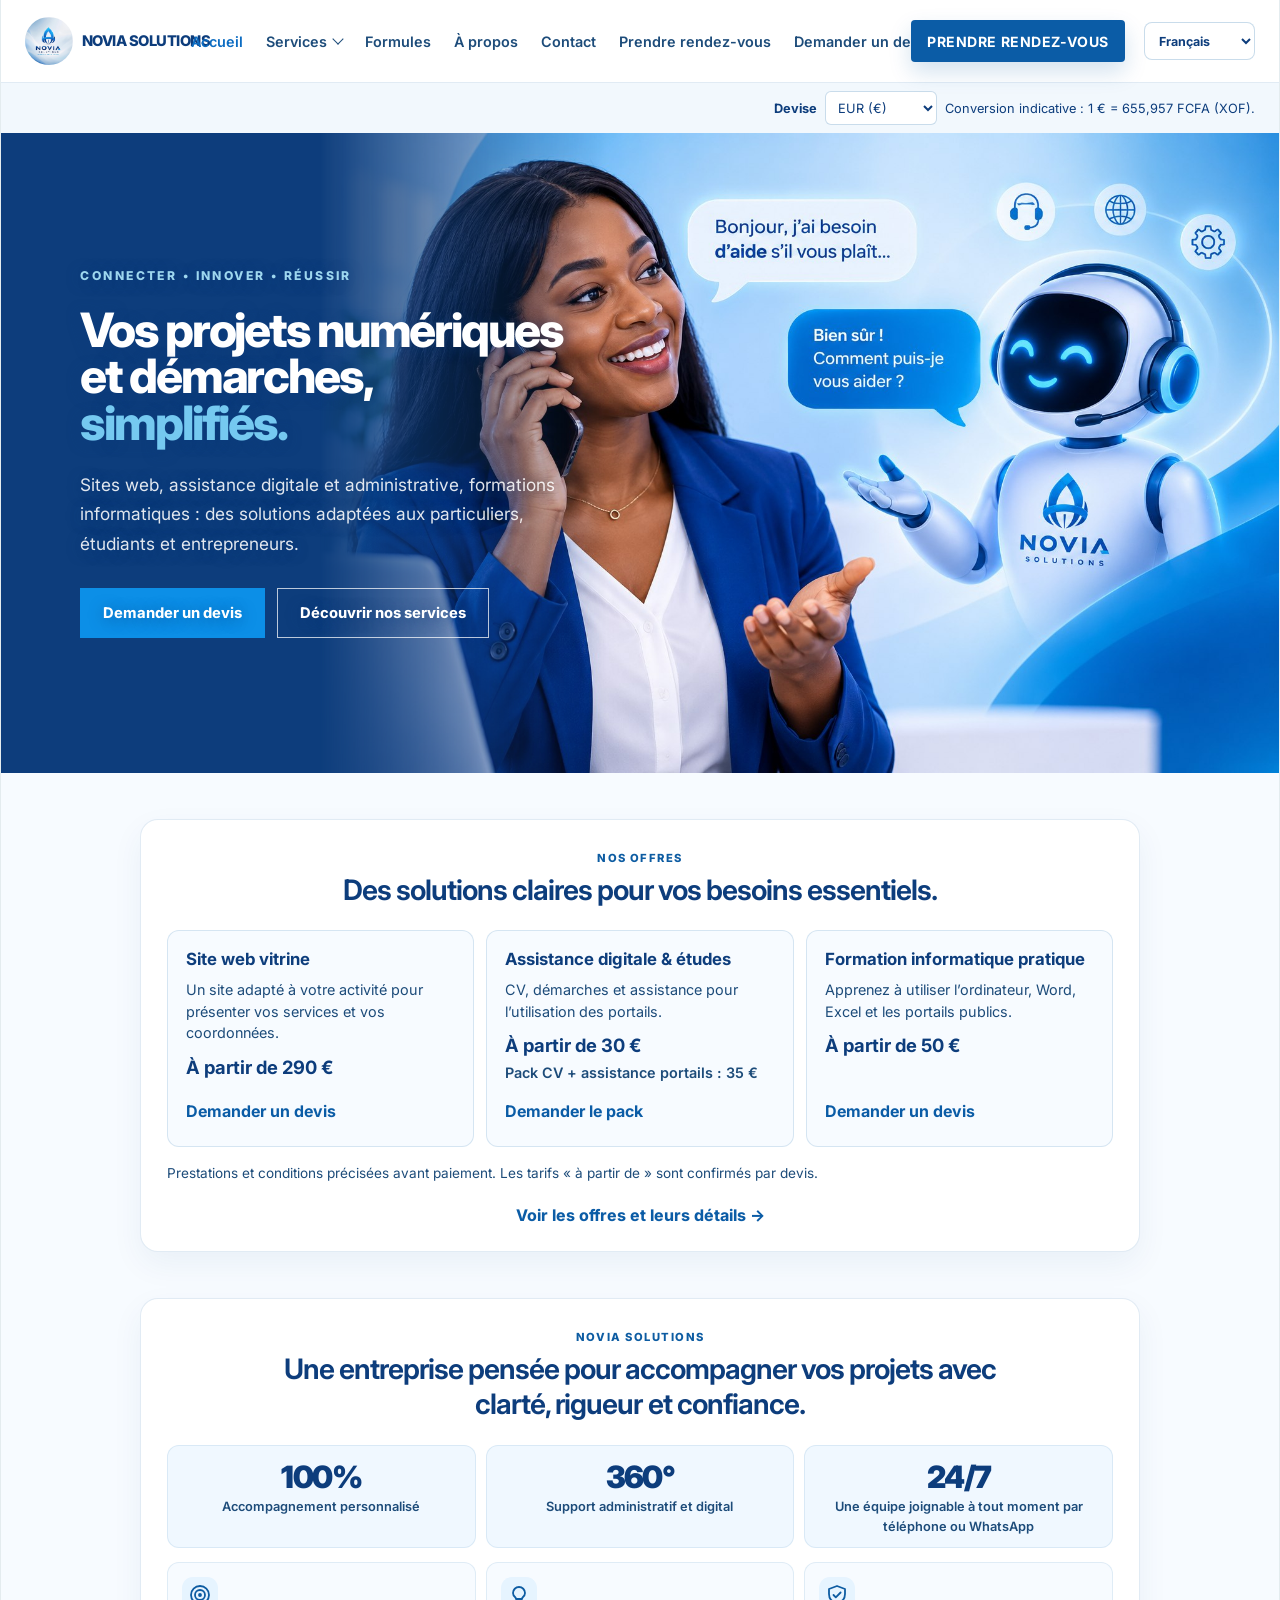
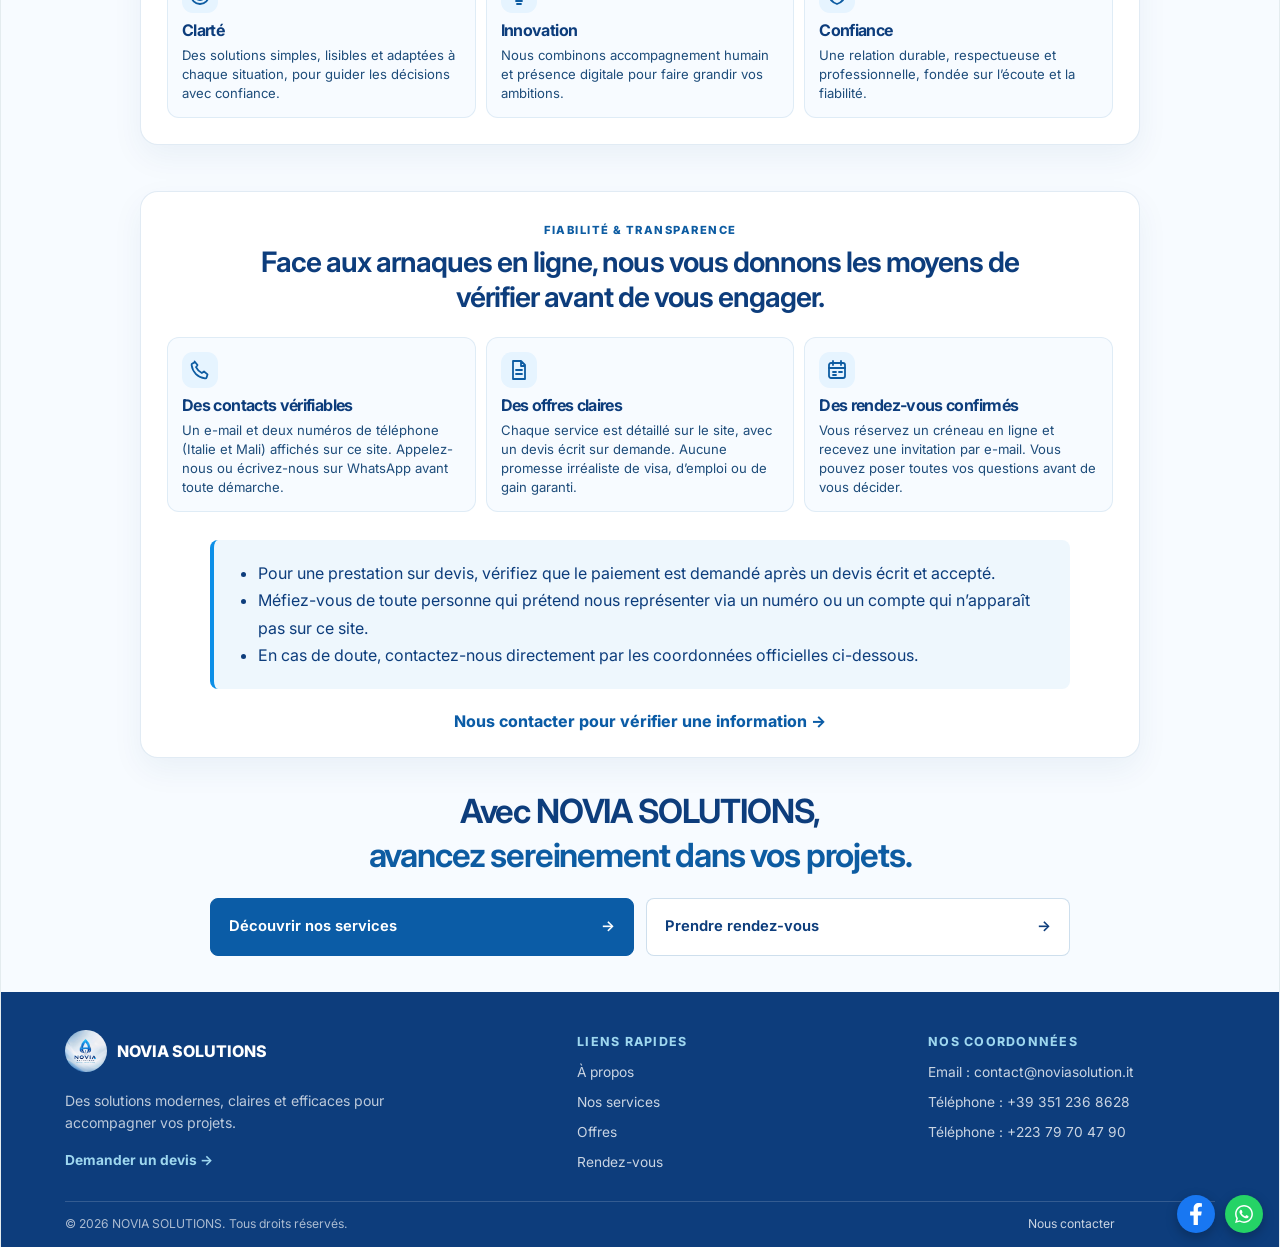
<file: index.html>
<!DOCTYPE html>
<html lang="fr">
  <head>
    <meta charset="UTF-8" />
    <meta name="viewport" content="width=device-width, initial-scale=1.0" />
    <title>NOVIA SOLUTIONS | Solutions digitales & accompagnement professionnel</title>
    <meta
      name="description"
      content="NOVIA SOLUTIONS vous accompagne dans vos projets numériques, vos démarches administratives et votre formation informatique."
    />
    <link rel="preconnect" href="https://fonts.googleapis.com" />
    <link rel="preconnect" href="https://fonts.gstatic.com" crossorigin />
    <link href="https://fonts.googleapis.com/css2?family=Inter:wght@400;500;600;700;800&display=swap" rel="stylesheet" />
    <link rel="stylesheet" href="styles.css?v=accueil-responsive-20261120" />
  </head>
  <body class="landing-page-body">
    <div class="page-shell">
      <header class="site-header landing-site-header">
        <div class="container nav-wrap landing-nav-wrap">
          <a class="landing-brand" href="index.html" aria-label="NOVIA SOLUTIONS">
            <img class="brand-logo-image" src="assets/novia-logo.jpg" alt="" width="56" height="56" />
            <span class="landing-brand-name">NOVIA SOLUTIONS</span>
          </a>
          <button class="nav-toggle landing-nav-toggle" type="button" aria-label="Ouvrir le menu" aria-expanded="false">☰</button>
          <nav class="main-nav landing-nav" aria-label="Navigation principale">
            <a href="index.html" aria-current="page">Accueil</a>
            <details class="landing-services-dropdown">
              <summary>Services</summary>
              <div class="landing-services-menu">
                <a href="services.html">Tous nos services</a>
                <a href="propositions.html#sites-web">Création de sites web</a>
                <a href="formations.html">Formations</a>
                <a href="demarches.html">Démarches et visas</a>
                <a href="propositions.html#vehicules">Achat et transport de véhicules</a>
                <a href="propositions.html#partenariats">Partenariats</a>
                <a href="billetterie.html">Billetterie et voyages</a>
              </div>
            </details>
            <a href="products.html">Formules</a>
            <a href="about.html">À propos</a>
            <a href="contact.html">Contact</a>
            <a href="appointment.html#availabilityCalendar">Prendre rendez-vous</a>
            <a class="landing-mobile-quote" href="contact.html">Demander un devis</a>
          </nav>
          <a class="btn btn-primary nav-cta landing-header-cta" href="appointment.html#availabilityCalendar">Prendre rendez-vous</a>
        </div>
      </header>

      <main class="landing-main">
        <section class="home-hero">
          <div class="home-hero-copy">
            <span class="home-hero-eyebrow">CONNECTER • INNOVER • RÉUSSIR</span>
            <h1>Vos projets numériques et démarches,<br /><span>simplifiés.</span></h1>
            <p>Sites web, assistance digitale et administrative, formations informatiques : des solutions adaptées aux particuliers, étudiants et entrepreneurs.</p>
            <div class="home-hero-actions">
              <a class="home-hero-primary" href="contact.html">Demander un devis</a>
              <a class="home-hero-secondary" href="services.html">Découvrir nos services</a>
            </div>
          </div>
          <figure class="home-hero-visual">
            <img class="home-hero-logo" src="assets/hero-novia-hd.jpg" alt="NOVIA SOLUTIONS" width="1536" height="1024" fetchpriority="high" />
          </figure>
        </section>

        <section class="mission-section home-offers" aria-labelledby="home-offers-title">
          <div class="mission-header">
            <span class="section-kicker">NOS OFFRES</span>
            <h2 id="home-offers-title">Des solutions claires pour vos besoins essentiels.</h2>
          </div>
          <div class="home-offers-grid">
            <article class="home-offer-card">
              <h3>Site web vitrine</h3>
              <p>Un site adapté à votre activité pour présenter vos services et vos coordonnées.</p>
              <strong class="home-offer-price" data-currency-convert>À partir de 290 €</strong>
              <a href="contact.html?subject=Pack%20%3A%20Site%20web%20cl%C3%A9%20en%20main">Demander un devis</a>
            </article>
            <article class="home-offer-card">
              <h3>Assistance digitale &amp; études</h3>
              <p>CV, démarches et assistance pour l’utilisation des portails.</p>
              <strong class="home-offer-price" data-currency-convert>À partir de 30 €</strong>
              <p class="home-offer-detail" data-currency-convert>Pack CV + assistance portails : 35 €</p>
              <a href="contact.html?subject=Pack%20CV%20%2B%20assistance%20portails">Demander le pack</a>
            </article>
            <article class="home-offer-card">
              <h3>Formation informatique pratique</h3>
              <p>Apprenez à utiliser l’ordinateur, Word, Excel et les portails publics.</p>
              <strong class="home-offer-price" data-currency-convert>À partir de 50 €</strong>
              <a href="contact.html?subject=Pack%20%3A%20Formation%20informatique%20pratique">Demander un devis</a>
            </article>
          </div>
          <p class="home-offers-note">Prestations et conditions précisées avant paiement. Les tarifs « à partir de » sont confirmés par devis.</p>
          <a class="trust-link" href="products.html">Voir les offres et leurs détails <span aria-hidden="true">→</span></a>
        </section>

        <section class="mission-section" aria-label="Nos valeurs et mission">
          <div class="mission-header">
            <span class="section-kicker">NOVIA SOLUTIONS</span>
            <h2>Une entreprise pensée pour accompagner vos projets avec clarté, rigueur et confiance.</h2>
          </div>

          <div class="stats-row">
            <div class="stat-item">
              <strong>100%</strong>
              <span>Accompagnement personnalisé</span>
            </div>
            <div class="stat-item">
              <strong>360°</strong>
              <span>Support administratif et digital</span>
            </div>
            <div class="stat-item">
              <strong>24/7</strong>
              <span>Une équipe joignable à tout moment par téléphone ou WhatsApp</span>
            </div>
          </div>

          <div class="mission-grid">
            <article class="mission-card">
              <div class="mission-icon" aria-hidden="true"><svg class="site-icon"><use href="assets/icons.svg#target"></use></svg></div>
              <h3>Clarté</h3>
              <p>Des solutions simples, lisibles et adaptées à chaque situation, pour guider les décisions avec confiance.</p>
            </article>

            <article class="mission-card">
              <div class="mission-icon" aria-hidden="true"><svg class="site-icon"><use href="assets/icons.svg#innovation"></use></svg></div>
              <h3>Innovation</h3>
              <p>Nous combinons accompagnement humain et présence digitale pour faire grandir vos ambitions.</p>
            </article>

            <article class="mission-card">
              <div class="mission-icon" aria-hidden="true"><svg class="site-icon"><use href="assets/icons.svg#trust"></use></svg></div>
              <h3>Confiance</h3>
              <p>Une relation durable, respectueuse et professionnelle, fondée sur l’écoute et la fiabilité.</p>
            </article>
          </div>
        </section>

        <section class="mission-section trust-section" aria-label="Fiabilité et transparence">
          <div class="mission-header">
            <span class="section-kicker">FIABILITÉ & TRANSPARENCE</span>
            <h2>Face aux arnaques en ligne, nous vous donnons les moyens de vérifier avant de vous engager.</h2>
          </div>

          <div class="mission-grid">
            <article class="mission-card">
              <div class="mission-icon" aria-hidden="true"><svg class="site-icon"><use href="assets/icons.svg#phone"></use></svg></div>
              <h3>Des contacts vérifiables</h3>
              <p>Un e-mail et deux numéros de téléphone (Italie et Mali) affichés sur ce site. Appelez-nous ou écrivez-nous sur WhatsApp avant toute démarche.</p>
            </article>

            <article class="mission-card">
              <div class="mission-icon" aria-hidden="true"><svg class="site-icon"><use href="assets/icons.svg#document"></use></svg></div>
              <h3>Des offres claires</h3>
              <p>Chaque service est détaillé sur le site, avec un devis écrit sur demande. Aucune promesse irréaliste de visa, d’emploi ou de gain garanti.</p>
            </article>

            <article class="mission-card">
              <div class="mission-icon" aria-hidden="true"><svg class="site-icon"><use href="assets/icons.svg#calendar"></use></svg></div>
              <h3>Des rendez-vous confirmés</h3>
              <p>Vous réservez un créneau en ligne et recevez une invitation par e-mail. Vous pouvez poser toutes vos questions avant de vous décider.</p>
            </article>
          </div>

          <ul class="trust-tips">
            <li>Pour une prestation sur devis, vérifiez que le paiement est demandé après un devis écrit et accepté.</li>
            <li>Méfiez-vous de toute personne qui prétend nous représenter via un numéro ou un compte qui n’apparaît pas sur ce site.</li>
            <li>En cas de doute, contactez-nous directement par les coordonnées officielles ci-dessous.</li>
          </ul>
          <a class="trust-link" href="contact.html">Nous contacter pour vérifier une information <span aria-hidden="true">→</span></a>
        </section>

        <section class="statement">
          <h2>Avec NOVIA SOLUTIONS,<br /><span>avancez sereinement dans vos projets.</span></h2>
        </section>

        <section class="cta-banner" aria-label="Passer à l'action">
          <a class="cta-button" href="services.html">Découvrir nos services <span aria-hidden="true">→</span></a>
          <a class="cta-button cta-button-secondary" href="appointment.html#availabilityCalendar">Prendre rendez-vous <span aria-hidden="true">→</span></a>
        </section>
      </main>

      <footer class="home-footer">
        <div class="home-footer-grid">
          <div class="home-footer-brand">
            <a class="home-footer-logo" href="index.html">
              <img src="assets/novia-logo.jpg" alt="" width="42" height="42" />
              <span>NOVIA SOLUTIONS</span>
            </a>
            <p>Des solutions modernes, claires et efficaces pour accompagner vos projets.</p>
            <a class="home-footer-quote" href="contact.html">Demander un devis <span aria-hidden="true">→</span></a>
          </div>
          <div>
            <h2>Liens rapides</h2>
            <ul>
              <li><a href="about.html">À propos</a></li>
              <li><a href="services.html">Nos services</a></li>
              <li><a href="products.html">Offres</a></li>
              <li><a href="appointment.html#availabilityCalendar">Rendez-vous</a></li>
            </ul>
          </div>
          <div>
            <h2>Nos coordonnées</h2>
            <ul>
              <li>Email : <a href="mailto:contact@noviasolution.it">contact@noviasolution.it</a></li>
              <li>Téléphone : <a href="tel:+393512368628">+39 351 236 8628</a></li>
              <li>Téléphone : <a href="tel:+22379704790">+223 79 70 47 90</a></li>
            </ul>
          </div>
        </div>
        <div class="home-footer-bottom">
          <span>© <span id="year"></span> NOVIA SOLUTIONS. Tous droits réservés.</span>
          <a href="contact.html">Nous contacter</a>
        </div>
      </footer>
    </div>

    <script src="i18n.js?v=accueil-20261120"></script>
    <script src="script.js"></script>
  </body>
</html>
</file>
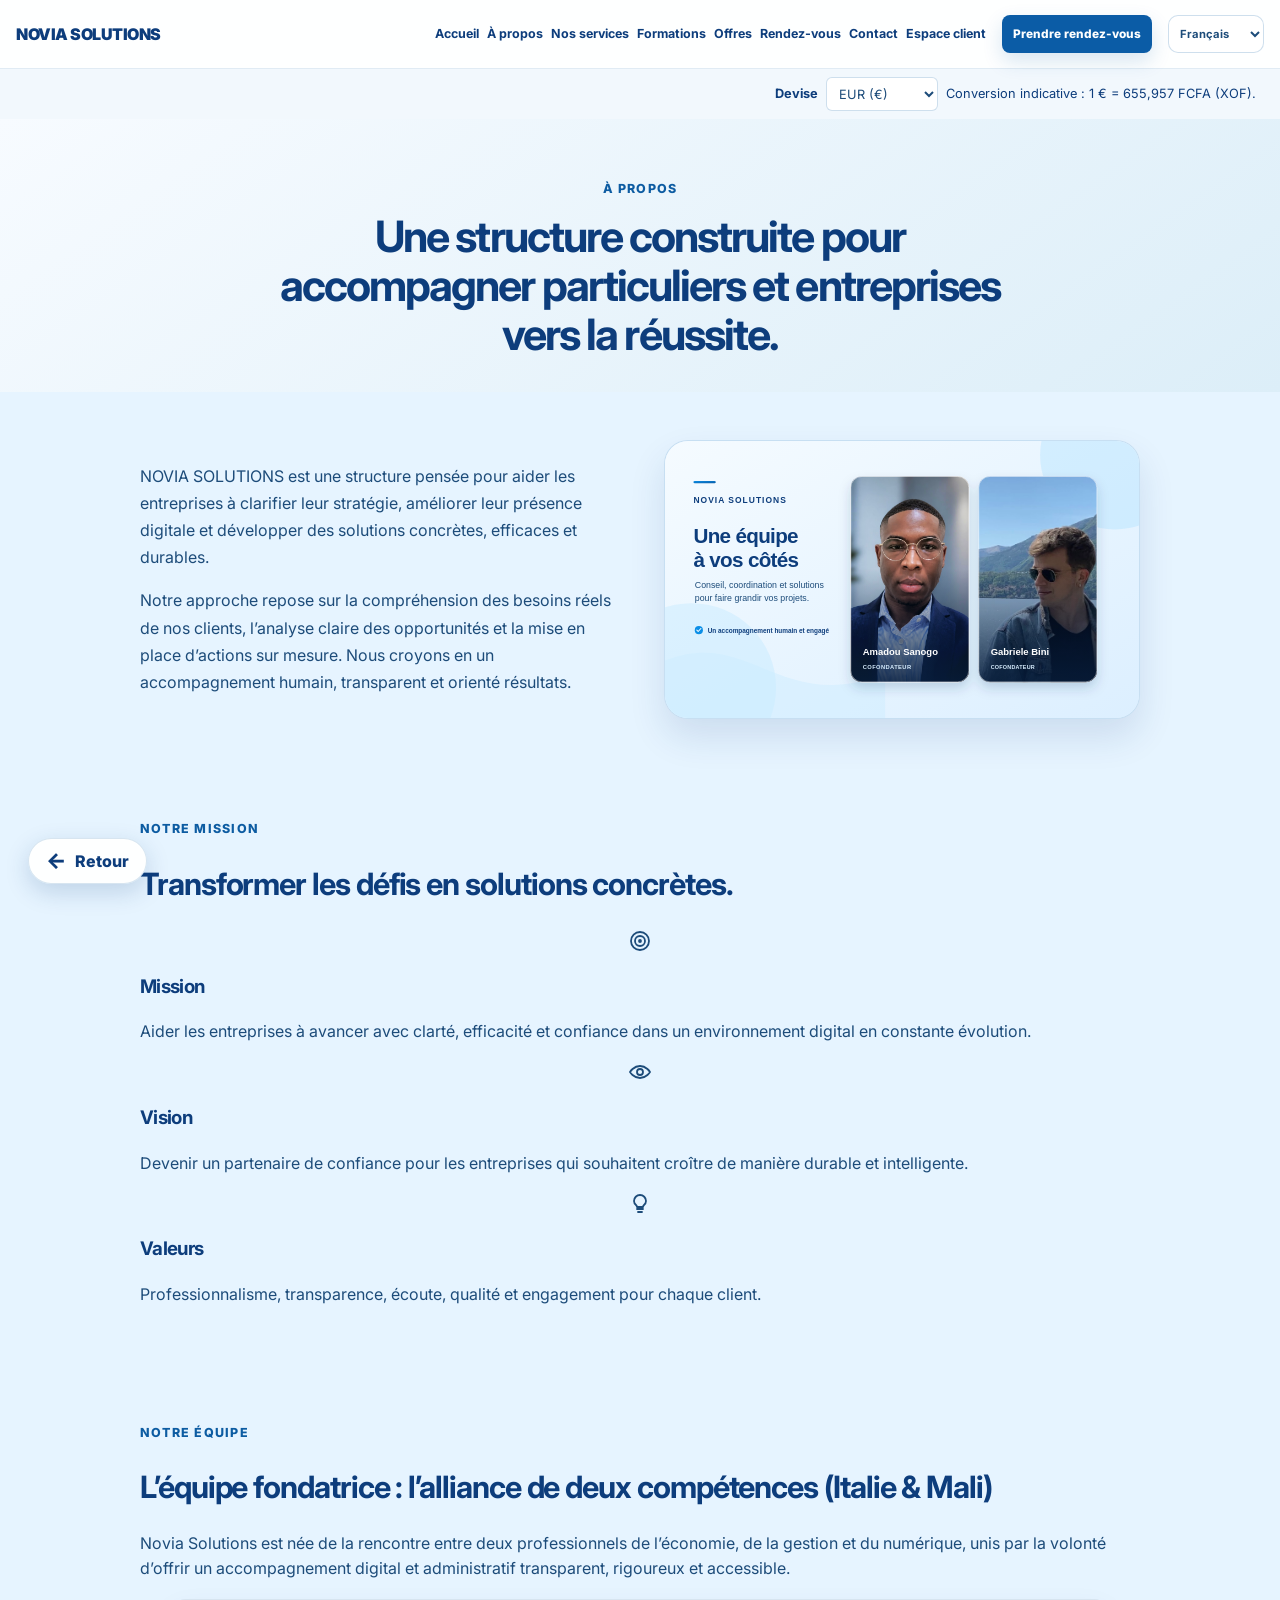
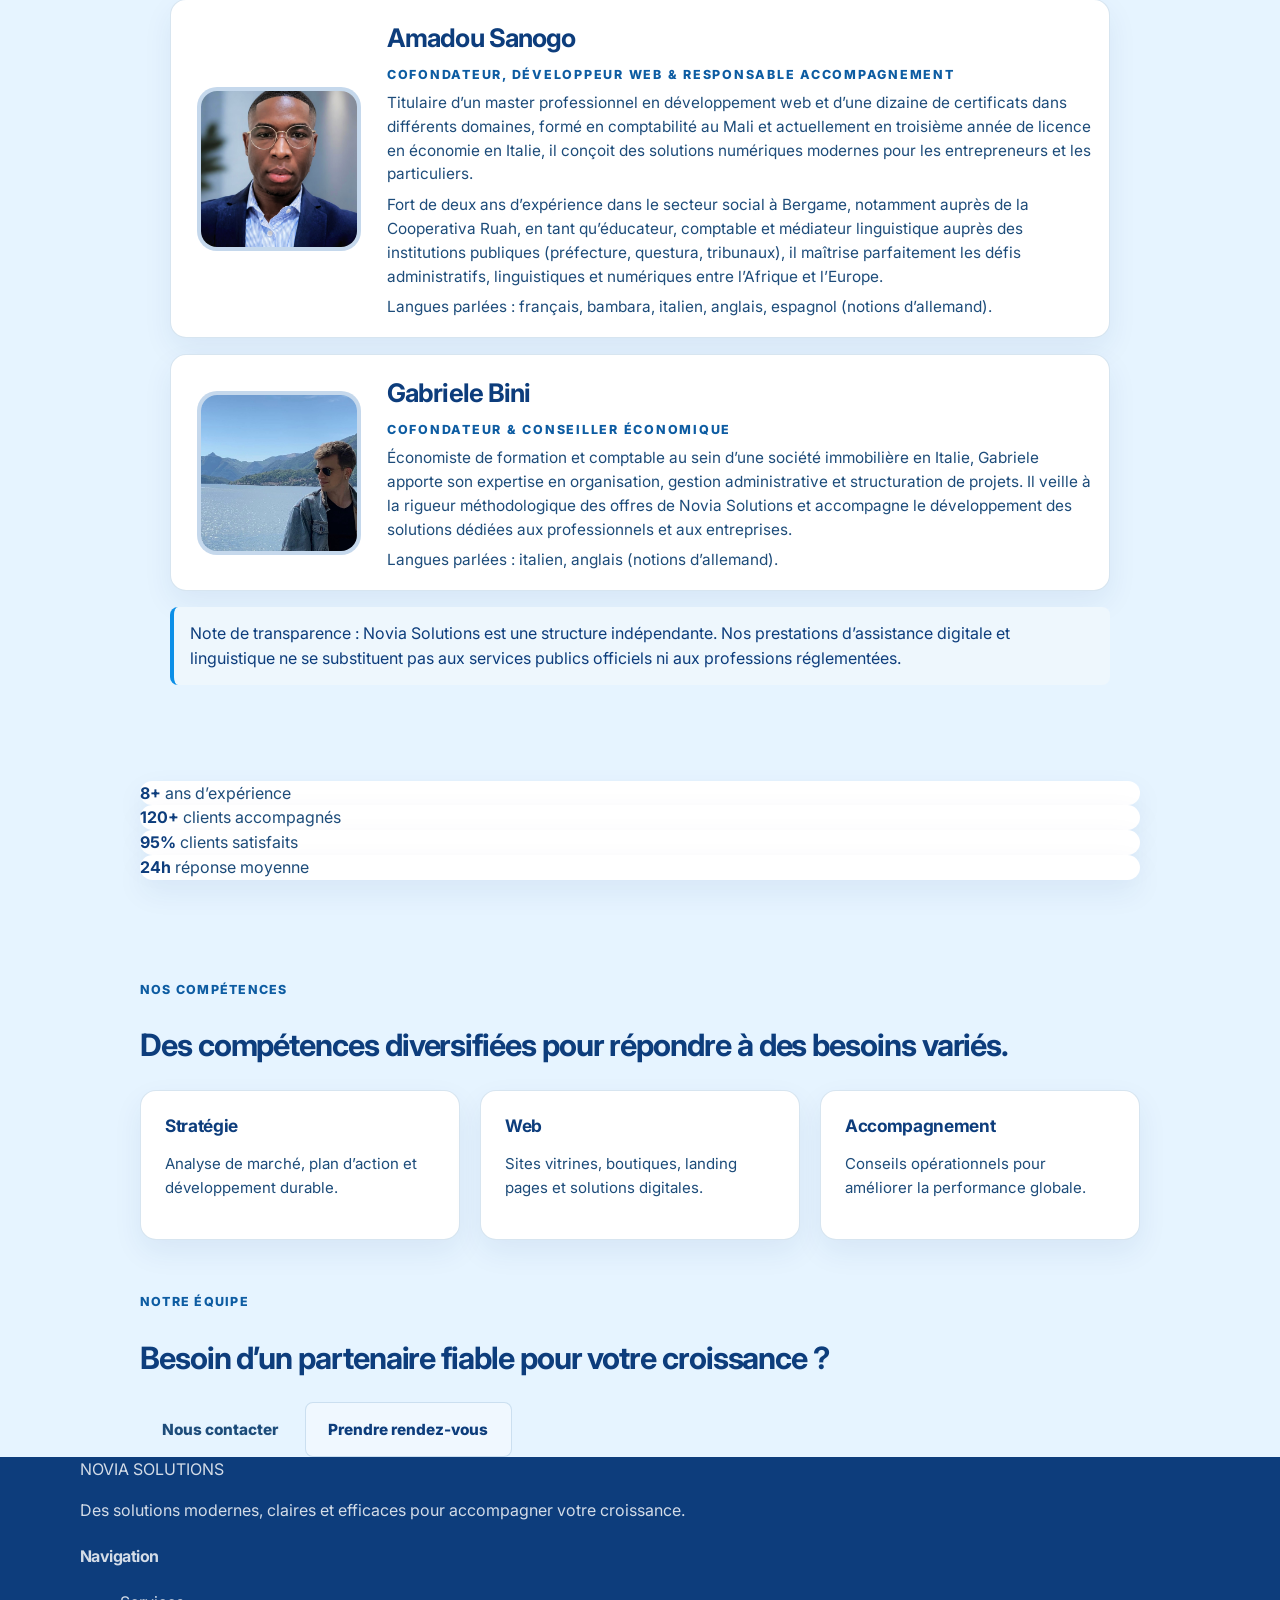
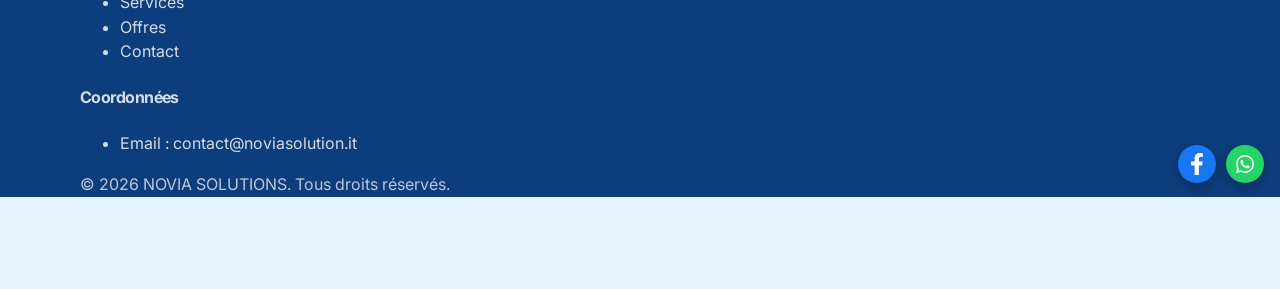
<file: about.html>
<!DOCTYPE html>
<html lang="fr">
  <head>
    <meta charset="UTF-8" />
    <meta name="viewport" content="width=device-width, initial-scale=1.0" />
    <title>À propos | NOVIA SOLUTIONS</title>
    <meta name="description" content="Découvrir l’histoire, la mission, les valeurs et l’expertise de NOVIA SOLUTIONS." />
    <link rel="preconnect" href="https://fonts.googleapis.com" />
    <link rel="preconnect" href="https://fonts.gstatic.com" crossorigin />
    <link href="https://fonts.googleapis.com/css2?family=Inter:wght@400;500;600;700;800&display=swap" rel="stylesheet" />
    <link rel="stylesheet" href="styles.css?v=equipe-20261120" />
  </head>
  <body class="about-page">
    <header class="site-header">
      <div class="container nav-wrap">
        <a href="index.html" class="brand" aria-label="NOVIA SOLUTIONS">
          <span class="brand-text">NOVIA SOLUTIONS</span>
        </a>
        <button class="nav-toggle" aria-label="Ouvrir le menu">☰</button>
        <nav class="main-nav">
          <a href="index.html">Accueil</a>
          <a href="about.html">À propos</a>
          <a href="services.html">Nos services</a>
          <a href="formations.html">Formations</a>
          <a href="products.html">Offres</a>
          <a href="appointment.html#availabilityCalendar">Rendez-vous</a>
          <a href="contact.html">Contact</a>
          <a href="client.html">Espace client</a>
        </nav>
        <a class="btn btn-primary nav-cta" href="appointment.html#availabilityCalendar">Prendre rendez-vous</a>
      </div>
    </header>

    <main>
      <section class="page-hero small-hero">
        <div class="container thin-container">
          <span class="eyebrow">À propos</span>
          <h1>Une structure construite pour accompagner particuliers et entreprises vers la réussite.</h1>
        </div>
      </section>

      <section class="section">
        <div class="container split-grid">
          <div>
            <p class="lead">NOVIA SOLUTIONS est une structure pensée pour aider les entreprises à clarifier leur stratégie, améliorer leur présence digitale et développer des solutions concrètes, efficaces et durables.</p>
            <p>Notre approche repose sur la compréhension des besoins réels de nos clients, l’analyse claire des opportunités et la mise en place d’actions sur mesure. Nous croyons en un accompagnement humain, transparent et orienté résultats.</p>
          </div>
          <figure class="about-team-visual">
            <img src="assets/equipe-novia.svg?v=5" alt="Amadou Sanogo et Gabriele Bini, cofondateurs de NOVIA SOLUTIONS." width="1400" height="820" />
          </figure>
        </div>
      </section>

      <section class="section muted">
        <div class="container">
          <div class="section-heading">
            <span class="eyebrow">Notre mission</span>
            <h2>Transformer les défis en solutions concrètes.</h2>
          </div>
          <div class="feature-grid three-col">
            <div class="feature-item">
              <span aria-hidden="true"><svg class="site-icon"><use href="assets/icons.svg#target"></use></svg></span>
              <h3>Mission</h3>
              <p>Aider les entreprises à avancer avec clarté, efficacité et confiance dans un environnement digital en constante évolution.</p>
            </div>
            <div class="feature-item">
              <span aria-hidden="true"><svg class="site-icon"><use href="assets/icons.svg#vision"></use></svg></span>
              <h3>Vision</h3>
              <p>Devenir un partenaire de confiance pour les entreprises qui souhaitent croître de manière durable et intelligente.</p>
            </div>
            <div class="feature-item">
              <span aria-hidden="true"><svg class="site-icon"><use href="assets/icons.svg#innovation"></use></svg></span>
              <h3>Valeurs</h3>
              <p>Professionnalisme, transparence, écoute, qualité et engagement pour chaque client.</p>
            </div>
          </div>
        </div>
      </section>

      <section class="section">
        <div class="container">
          <div class="section-heading">
            <span class="eyebrow">Notre équipe</span>
            <h2>L’équipe fondatrice : l’alliance de deux compétences (Italie &amp; Mali)</h2>
            <p>Novia Solutions est née de la rencontre entre deux professionnels de l’économie, de la gestion et du numérique, unis par la volonté d’offrir un accompagnement digital et administratif transparent, rigoureux et accessible.</p>
          </div>
          <div class="director-section founding-team">
            <article class="director-card">
              <div class="director-photo-wrap">
                <img
                  src="assets/directeur-novia.jpg"
                  alt="Amadou Sanogo, cofondateur de NOVIA SOLUTIONS"
                  class="director-photo"
                />
              </div>
              <div class="director-content">
                <h3>Amadou Sanogo</h3>
                <span class="director-label">Cofondateur, développeur web &amp; responsable accompagnement</span>
                <p>Titulaire d’un master professionnel en développement web et d’une dizaine de certificats dans différents domaines, formé en comptabilité au Mali et actuellement en troisième année de licence en économie en Italie, il conçoit des solutions numériques modernes pour les entrepreneurs et les particuliers.</p>
                <p>Fort de deux ans d’expérience dans le secteur social à Bergame, notamment auprès de la Cooperativa Ruah, en tant qu’éducateur, comptable et médiateur linguistique auprès des institutions publiques (préfecture, questura, tribunaux), il maîtrise parfaitement les défis administratifs, linguistiques et numériques entre l’Afrique et l’Europe.</p>
                <p>Langues parlées : français, bambara, italien, anglais, espagnol (notions d’allemand).</p>
              </div>
            </article>
            <article class="director-card">
              <div class="director-photo-wrap">
                <img src="assets/bini-gabriele.jpeg" alt="Gabriele Bini, cofondateur de NOVIA SOLUTIONS" class="director-photo founding-team-photo" />
              </div>
              <div class="director-content">
                <h3>Gabriele Bini</h3>
                <span class="director-label">Cofondateur &amp; conseiller économique</span>
                <p>Économiste de formation et comptable au sein d’une société immobilière en Italie, Gabriele apporte son expertise en organisation, gestion administrative et structuration de projets. Il veille à la rigueur méthodologique des offres de Novia Solutions et accompagne le développement des solutions dédiées aux professionnels et aux entreprises.</p>
                <p>Langues parlées : italien, anglais (notions d’allemand).</p>
              </div>
            </article>
            <p class="founding-team-note">Note de transparence : Novia Solutions est une structure indépendante. Nos prestations d’assistance digitale et linguistique ne se substituent pas aux services publics officiels ni aux professions réglementées.</p>
          </div>
        </div>
      </section>

      <section class="section muted">
        <div class="container stats-grid">
          <div class="stat-box">
            <strong>8+</strong>
            <span>ans d’expérience</span>
          </div>
          <div class="stat-box">
            <strong>120+</strong>
            <span>clients accompagnés</span>
          </div>
          <div class="stat-box">
            <strong>95%</strong>
            <span>clients satisfaits</span>
          </div>
          <div class="stat-box">
            <strong>24h</strong>
            <span>réponse moyenne</span>
          </div>
        </div>
      </section>

      <section class="section">
        <div class="container">
          <div class="section-heading">
            <span class="eyebrow">Nos compétences</span>
            <h2>Des compétences diversifiées pour répondre à des besoins variés.</h2>
          </div>
          <div class="cards-grid service-grid">
            <article class="service-card mini-card">
              <h3>Stratégie</h3>
              <p>Analyse de marché, plan d’action et développement durable.</p>
            </article>
            <article class="service-card mini-card">
              <h3>Web</h3>
              <p>Sites vitrines, boutiques, landing pages et solutions digitales.</p>
            </article>
            <article class="service-card mini-card">
              <h3>Accompagnement</h3>
              <p>Conseils opérationnels pour améliorer la performance globale.</p>
            </article>
          </div>
        </div>
      </section>

      <section class="cta-band">
        <div class="container cta-band-inner">
          <div>
            <span class="eyebrow light">Notre équipe</span>
            <h2>Besoin d’un partenaire fiable pour votre croissance ?</h2>
          </div>
          <div class="cta-actions">
            <a href="contact.html" class="btn btn-light">Nous contacter</a>
            <a href="appointment.html#availabilityCalendar" class="btn btn-secondary">Prendre rendez-vous</a>
          </div>
        </div>
      </section>
    </main>

    <footer class="site-footer">
      <div class="container footer-grid">
        <div>
          <a href="index.html" class="brand" aria-label="NOVIA SOLUTIONS">
            <span class="brand-text">NOVIA SOLUTIONS</span>
          </a>
          <p>Des solutions modernes, claires et efficaces pour accompagner votre croissance.</p>
        </div>
        <div>
          <h4>Navigation</h4>
          <ul>
            <li><a href="services.html">Services</a></li>
            <li><a href="products.html">Offres</a></li>
            <li><a href="contact.html">Contact</a></li>
          </ul>
        </div>
        <div>
          <h4>Coordonnées</h4>
          <ul>
            <li>Email : <a href="mailto:contact@noviasolution.it">contact@noviasolution.it</a></li>
          </ul>
        </div>
      </div>
      <div class="footer-bottom">
        <div class="container">
          <p>© <span id="year"></span> NOVIA SOLUTIONS. Tous droits réservés.</p>
        </div>
      </div>
    </footer>

    <script src="i18n.js?v=equipe-20261120"></script>
    <script src="script.js"></script>
  </body>
</html>
</file>
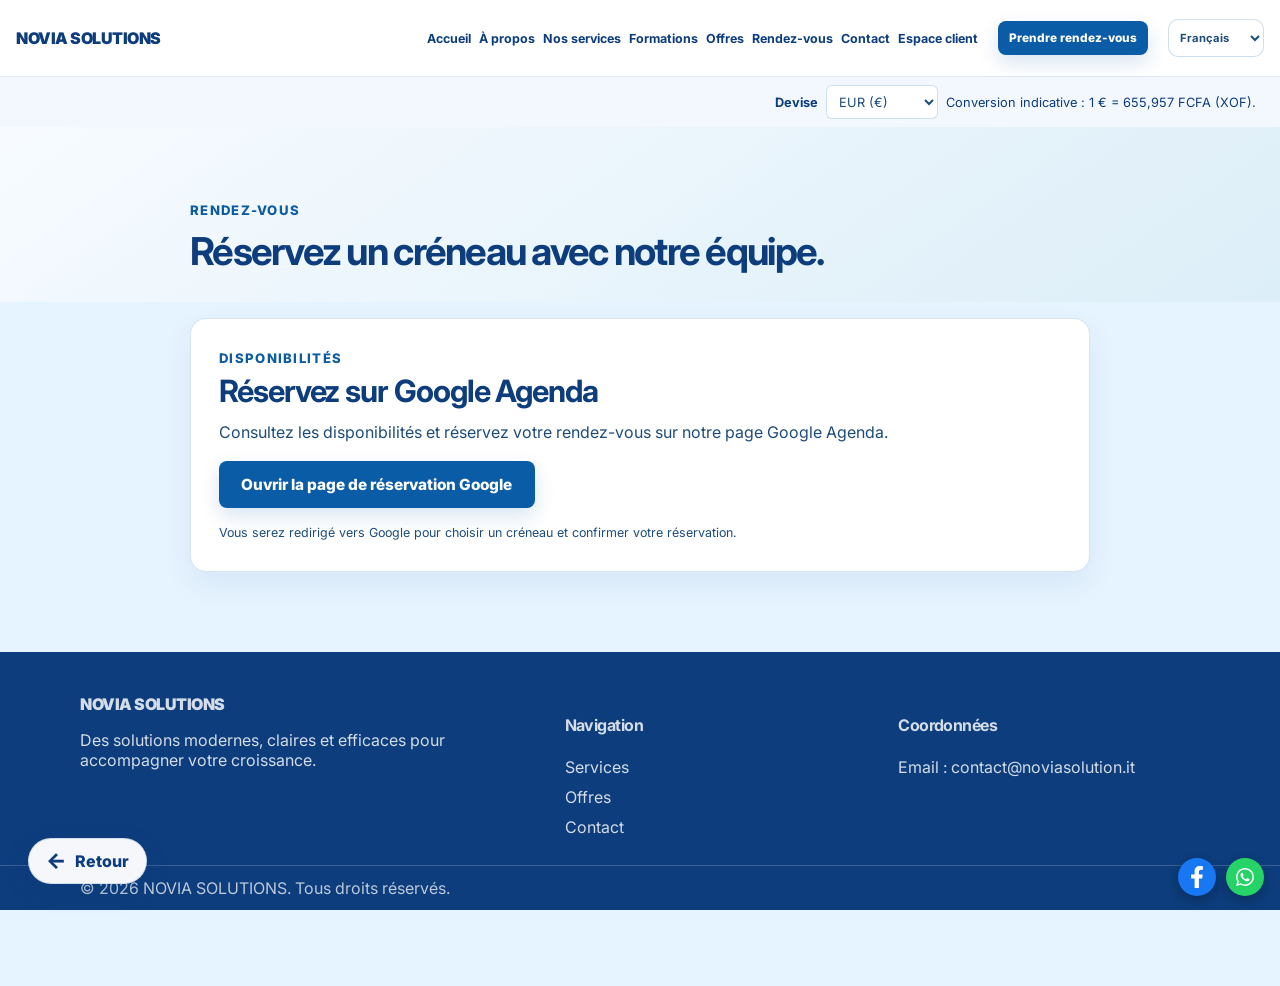
<file: appointment.html>
<!DOCTYPE html>
<html lang="fr">
  <head>
    <meta charset="UTF-8" />
    <meta name="viewport" content="width=device-width, initial-scale=1.0" />
    <title>Prendre rendez-vous | NOVIA SOLUTIONS</title>
    <meta name="description" content="Réservez un rendez-vous avec NOVIA SOLUTIONS pour discuter de votre projet, votre besoin ou votre demande de devis." />
    <link rel="preconnect" href="https://fonts.googleapis.com" />
    <link rel="preconnect" href="https://fonts.gstatic.com" crossorigin />
    <link href="https://fonts.googleapis.com/css2?family=Inter:wght@400;500;600;700;800&display=swap" rel="stylesheet" />
    <link rel="stylesheet" href="styles.css?v=responsive-20261102-v4" />
  </head>
  <body class="appointment-page">
    <header class="site-header">
      <div class="container nav-wrap">
        <a href="index.html" class="brand" aria-label="NOVIA SOLUTIONS">
          <span class="brand-text">NOVIA SOLUTIONS</span>
        </a>
        <button class="nav-toggle" aria-label="Ouvrir le menu">☰</button>
        <nav class="main-nav">
          <a href="index.html">Accueil</a>
          <a href="about.html">À propos</a>
          <a href="services.html">Nos services</a>
          <a href="formations.html">Formations</a>
          <a href="products.html">Offres</a>
          <a href="appointment.html#availabilityCalendar">Rendez-vous</a>
          <a href="contact.html">Contact</a>
          <a href="client.html">Espace client</a>
        </nav>
        <a class="btn btn-primary nav-cta" href="appointment.html#availabilityCalendar">Prendre rendez-vous</a>
      </div>
    </header>

    <main>
      <section class="page-hero small-hero">
        <div class="container thin-container">
          <span class="eyebrow">Rendez-vous</span>
          <h1>Réservez un créneau avec notre équipe.</h1>
        </div>
      </section>

      <section class="section appointment-section" id="availabilityCalendar">
        <div class="container thin-container">
          <div class="booking-calendar-panel">
            <div class="booking-heading">
              <span class="eyebrow">Disponibilités</span>
              <h2>Réservez sur Google Agenda</h2>
              <p>Consultez les disponibilités et réservez votre rendez-vous sur notre page Google Agenda.</p>
            </div>
            <p>
              <a class="btn btn-primary" href="https://calendar.app.google/WvMMAb4GLwKVwjxv6">Ouvrir la page de réservation Google</a>
            </p>
            <p class="calendar-note">Vous serez redirigé vers Google pour choisir un créneau et confirmer votre réservation.</p>
          </div>
        </div>
      </section>
    </main>

    <footer class="site-footer">
      <div class="container footer-grid">
        <div>
          <a href="index.html" class="brand" aria-label="NOVIA SOLUTIONS">
            <span class="brand-text">NOVIA SOLUTIONS</span>
          </a>
          <p>Des solutions modernes, claires et efficaces pour accompagner votre croissance.</p>
        </div>
        <div>
          <h4>Navigation</h4>
          <ul>
            <li><a href="services.html">Services</a></li>
            <li><a href="products.html">Offres</a></li>
            <li><a href="contact.html">Contact</a></li>
          </ul>
        </div>
        <div>
          <h4>Coordonnées</h4>
          <ul>
            <li>Email : <a href="mailto:contact@noviasolution.it">contact@noviasolution.it</a></li>
          </ul>
        </div>
      </div>
      <div class="footer-bottom">
        <div class="container">
          <p>© <span id="year"></span> NOVIA SOLUTIONS. Tous droits réservés.</p>
        </div>
      </div>
    </footer>

    <script src="i18n.js"></script>
    <script src="script.js"></script>
  </body>
</html>
</file>
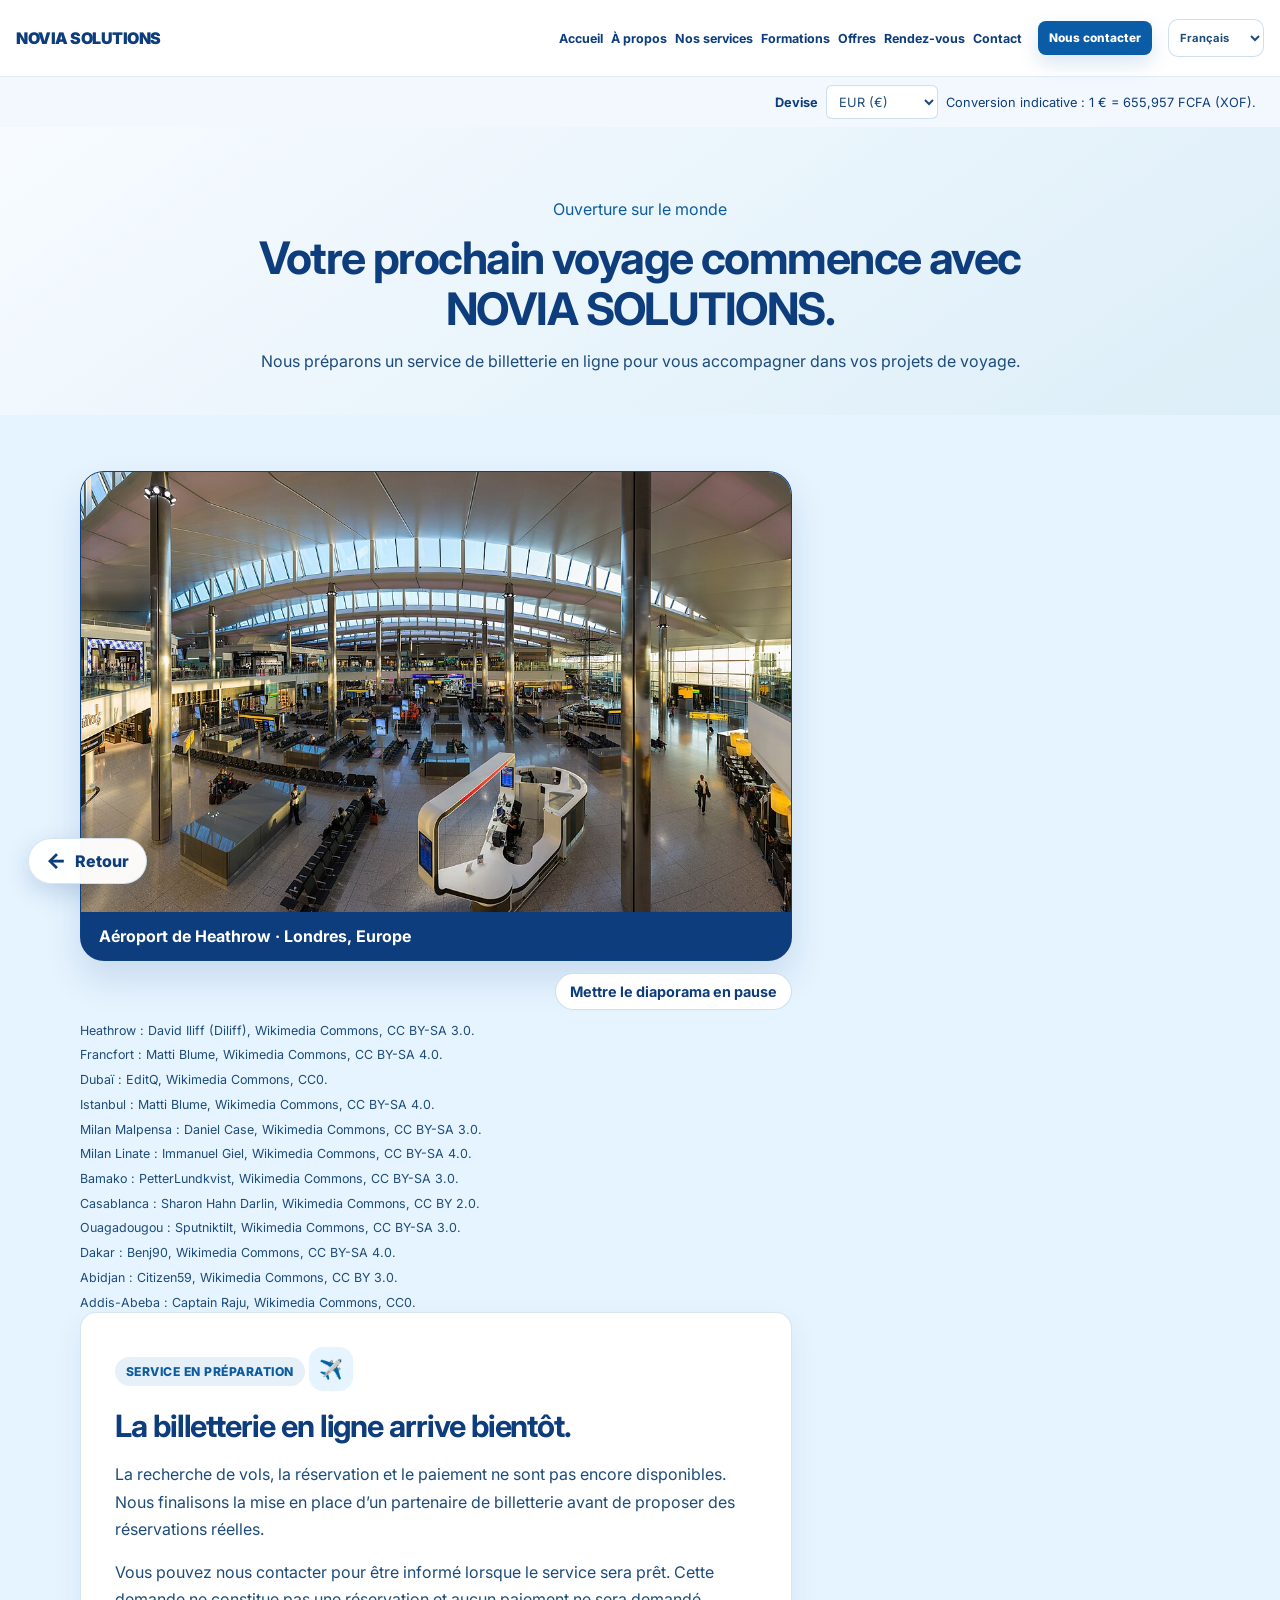
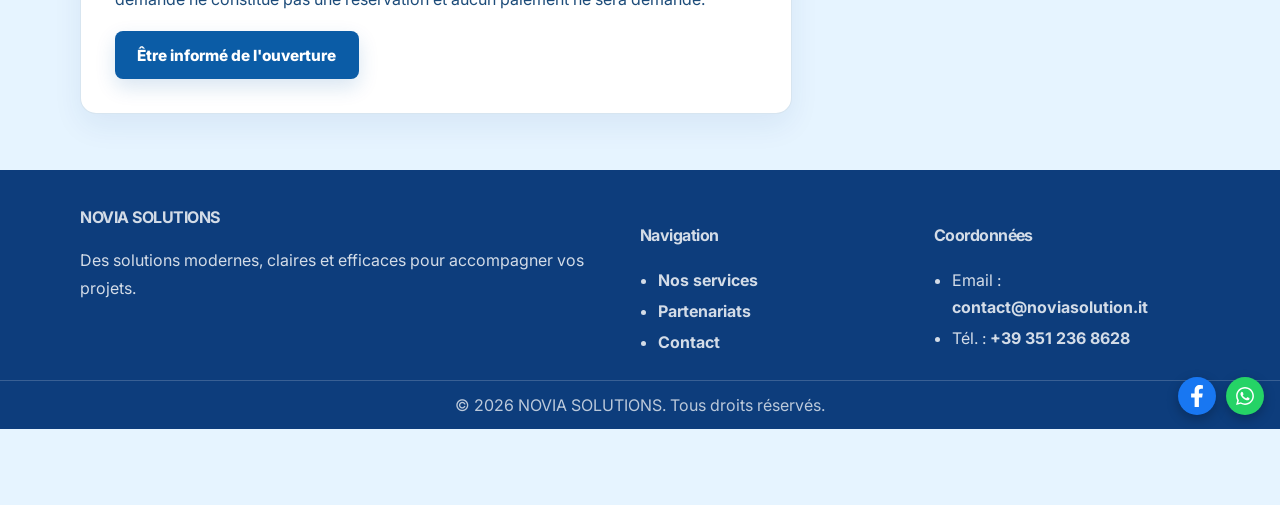
<file: billetterie.html>
<!DOCTYPE html>
<html lang="fr">
  <head>
    <meta charset="UTF-8" />
    <meta name="viewport" content="width=device-width, initial-scale=1.0" />
    <title>Billetterie et voyages | NOVIA SOLUTIONS</title>
    <meta name="description" content="Découvrez le projet de billetterie en ligne de NOVIA SOLUTIONS et ses aéroports internationaux d'Europe, d'Afrique et de Dubaï." />
    <link rel="preconnect" href="https://fonts.googleapis.com" />
    <link rel="preconnect" href="https://fonts.gstatic.com" crossorigin />
    <link href="https://fonts.googleapis.com/css2?family=Inter:wght@400;500;600;700;800&display=swap" rel="stylesheet" />
    <link rel="stylesheet" href="styles.css" />
  </head>
  <body class="solutions-page">
    <header class="site-header">
      <div class="container nav-wrap">
        <a href="index.html" class="brand" aria-label="NOVIA SOLUTIONS">
          <span class="brand-text">NOVIA SOLUTIONS</span>
        </a>
        <button class="nav-toggle" aria-label="Ouvrir le menu" aria-expanded="false">☰</button>
        <nav class="main-nav" aria-label="Navigation principale">
          <a href="index.html">Accueil</a>
          <a href="about.html">À propos</a>
          <a href="services.html">Nos services</a>
          <a href="formations.html">Formations</a>
          <a href="products.html">Offres</a>
          <a href="appointment.html#availabilityCalendar">Rendez-vous</a>
          <a href="contact.html">Contact</a>
        </nav>
        <a class="btn btn-primary nav-cta" href="contact.html?service=Billetterie%20et%20voyage&amp;subject=Informations%20sur%20la%20billetterie">Nous contacter</a>
      </div>
    </header>

    <main>
      <section class="solutions-hero">
        <div class="container">
          <span class="eyebrow">Ouverture sur le monde</span>
          <h1>Votre prochain voyage commence avec NOVIA SOLUTIONS.</h1>
          <p>Nous préparons un service de billetterie en ligne pour vous accompagner dans vos projets de voyage.</p>
        </div>
      </section>

      <section class="solution-section container">
        <div class="airport-layout">
          <div>
            <figure class="airport-gallery" data-airport-carousel aria-label="Aéroports internationaux">
              <div class="airport-photo-frame">
                <img
                  class="airport-photo"
                  src="assets/airport-heathrow.jpg"
                  alt="Hall du terminal 2 de l'aéroport de Heathrow à Londres"
                  width="1200"
                  height="616"
                />
              </div>
              <figcaption class="airport-caption" aria-live="polite">Aéroport de Heathrow · Londres, Europe</figcaption>
            </figure>
            <div class="airport-controls">
              <button type="button" data-airport-toggle aria-pressed="false">Mettre le diaporama en pause</button>
            </div>
            <div class="airport-credits" aria-label="Crédits des photographies">
              <p>Heathrow : David Iliff (Diliff), <a href="https://commons.wikimedia.org/wiki/File:Heathrow_Airport_Terminal_2,_London,_England_-_Diliff.jpg" target="_blank" rel="noopener noreferrer">Wikimedia Commons</a>, <a href="https://creativecommons.org/licenses/by-sa/3.0/" target="_blank" rel="noopener noreferrer">CC BY-SA 3.0</a>.</p>
              <p>Francfort : Matti Blume, <a href="https://commons.wikimedia.org/wiki/File:Airport,_Frankfurt_(P1180126).jpg" target="_blank" rel="noopener noreferrer">Wikimedia Commons</a>, <a href="https://creativecommons.org/licenses/by-sa/4.0/" target="_blank" rel="noopener noreferrer">CC BY-SA 4.0</a>.</p>
              <p>Dubaï : EditQ, <a href="https://commons.wikimedia.org/wiki/File:1_Dubai_International_Airport_Terminal_3.jpg" target="_blank" rel="noopener noreferrer">Wikimedia Commons</a>, <a href="https://creativecommons.org/publicdomain/zero/1.0/" target="_blank" rel="noopener noreferrer">CC0</a>.</p>
              <p><span>Istanbul : Matti Blume, </span><a href="https://commons.wikimedia.org/wiki/File:Istanbul_Airport,_Arnavutk%C3%B6y_(P1090184).jpg" target="_blank" rel="noopener noreferrer">Wikimedia Commons</a>, <a href="https://creativecommons.org/licenses/by-sa/4.0/" target="_blank" rel="noopener noreferrer">CC BY-SA 4.0</a>.</p>
              <p><span>Milan Malpensa : Daniel Case, </span><a href="https://commons.wikimedia.org/wiki/File:Check-in_area_at_Malpensa_Airport,_morning.jpg" target="_blank" rel="noopener noreferrer">Wikimedia Commons</a>, <a href="https://creativecommons.org/licenses/by-sa/3.0/" target="_blank" rel="noopener noreferrer">CC BY-SA 3.0</a>.</p>
              <p><span>Milan Linate : Immanuel Giel, </span><a href="https://commons.wikimedia.org/wiki/File:2017_at_Milan_Linate_Airport_01.jpg" target="_blank" rel="noopener noreferrer">Wikimedia Commons</a>, <a href="https://creativecommons.org/licenses/by-sa/4.0/" target="_blank" rel="noopener noreferrer">CC BY-SA 4.0</a>.</p>
                            <p><span>Bamako : PetterLundkvist, </span><a href="https://commons.wikimedia.org/wiki/File:Entrance_to_terminal_building_at_Bamako-S%C3%A9nou_International_Airport.jpg" target="_blank" rel="noopener noreferrer">Wikimedia Commons</a>, <a href="https://creativecommons.org/licenses/by-sa/3.0/" target="_blank" rel="noopener noreferrer">CC BY-SA 3.0</a>.</p>
                            <p><span>Casablanca : Sharon Hahn Darlin, </span><a href="https://commons.wikimedia.org/wiki/File:Casablanca_Mohammed_V_International_Airport,_Morocco_January_2024_-_Interior.jpg" target="_blank" rel="noopener noreferrer">Wikimedia Commons</a>, <a href="https://creativecommons.org/licenses/by/2.0/" target="_blank" rel="noopener noreferrer">CC BY 2.0</a>.</p>
                            <p><span>Ouagadougou : Sputniktilt, </span><a href="https://commons.wikimedia.org/wiki/File:Air_Burkina_2012.jpg" target="_blank" rel="noopener noreferrer">Wikimedia Commons</a>, <a href="https://creativecommons.org/licenses/by-sa/3.0/" target="_blank" rel="noopener noreferrer">CC BY-SA 3.0</a>.</p>
                            <p><span>Dakar : Benj90, </span><a href="https://commons.wikimedia.org/wiki/File:Blaise_Diagne1.jpg" target="_blank" rel="noopener noreferrer">Wikimedia Commons</a>, <a href="https://creativecommons.org/licenses/by-sa/4.0/" target="_blank" rel="noopener noreferrer">CC BY-SA 4.0</a>.</p>
                            <p><span>Abidjan : Citizen59, </span><a href="https://commons.wikimedia.org/wiki/File:AbidjanAirportHallInterior_2016_1.JPG" target="_blank" rel="noopener noreferrer">Wikimedia Commons</a>, <a href="https://creativecommons.org/licenses/by/3.0/" target="_blank" rel="noopener noreferrer">CC BY 3.0</a>.</p>
                            <p><span>Addis-Abeba : Captain Raju, </span><a href="https://commons.wikimedia.org/wiki/File:Addis_Ababa_Bole_International_Airport_in_2024.01.jpg" target="_blank" rel="noopener noreferrer">Wikimedia Commons</a>, <a href="https://creativecommons.org/publicdomain/zero/1.0/" target="_blank" rel="noopener noreferrer">CC0</a>.</p>
          </div>

          <aside class="coming-soon-card">
            <span class="coming-soon-label">Service en préparation</span>
            <span class="proposal-icon" aria-hidden="true">✈️</span>
            <h2>La billetterie en ligne arrive bientôt.</h2>
            <p>La recherche de vols, la réservation et le paiement ne sont pas encore disponibles. Nous finalisons la mise en place d’un partenaire de billetterie avant de proposer des réservations réelles.</p>
            <p>Vous pouvez nous contacter pour être informé lorsque le service sera prêt. Cette demande ne constitue pas une réservation et aucun paiement ne sera demandé.</p>
            <a class="btn btn-primary" href="contact.html?service=Billetterie%20et%20voyage&amp;subject=Informations%20sur%20la%20billetterie&amp;message=Je%20souhaite%20%C3%AAtre%20inform%C3%A9%20de%20l%27ouverture%20de%20la%20billetterie%20en%20ligne.%20Je%20comprends%20que%20ce%20message%20n%27est%20pas%20une%20r%C3%A9servation.">Être informé de l'ouverture</a>
          </aside>
        </div>
      </section>
    </main>

    <footer class="site-footer">
      <div class="container footer-grid">
        <div>
          <a href="index.html" class="brand" aria-label="NOVIA SOLUTIONS"><span class="brand-text">NOVIA SOLUTIONS</span></a>
          <p>Des solutions modernes, claires et efficaces pour accompagner vos projets.</p>
        </div>
        <div>
          <h4>Navigation</h4>
          <ul>
            <li><a href="services.html">Nos services</a></li>
            <li><a href="propositions.html#partenariats">Partenariats</a></li>
            <li><a href="contact.html">Contact</a></li>
          </ul>
        </div>
        <div>
          <h4>Coordonnées</h4>
          <ul>
            <li>Email : <a href="mailto:contact@noviasolution.it">contact@noviasolution.it</a></li>
            <li>Tél. : <a href="tel:+393512368628">+39 351 236 8628</a></li>
          </ul>
        </div>
      </div>
      <div class="footer-bottom"><div class="container"><p>© <span id="year"></span> NOVIA SOLUTIONS. Tous droits réservés.</p></div></div>
    </footer>
    <script src="i18n.js"></script>
    <script src="script.js"></script>
  </body>
</html>
</file>
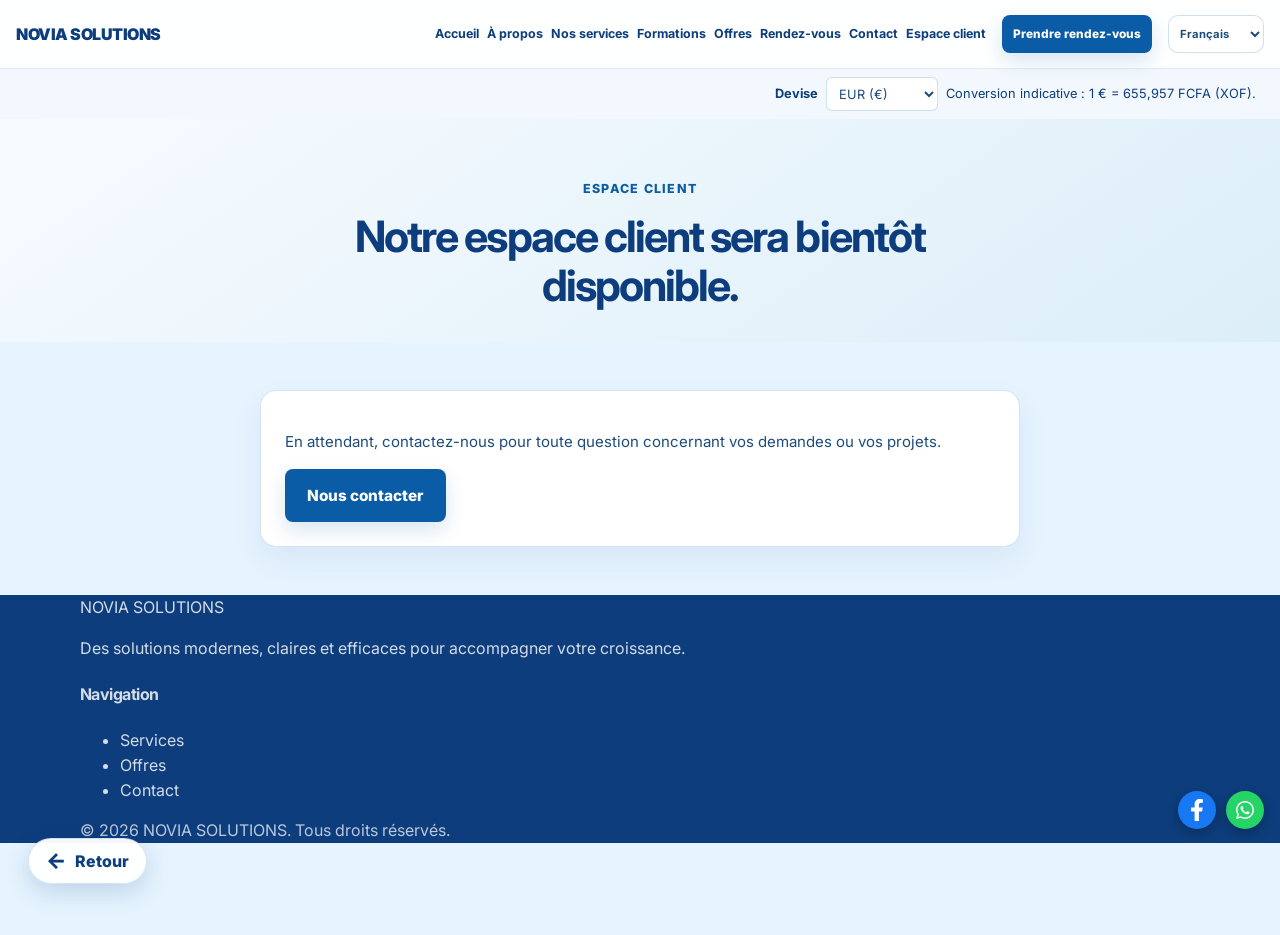
<file: client.html>
<!DOCTYPE html>
<html lang="fr">
  <head>
    <meta charset="UTF-8" />
    <meta name="viewport" content="width=device-width, initial-scale=1.0" />
    <title>Espace client | NOVIA SOLUTIONS</title>
    <meta name="description" content="L'espace client NOVIA SOLUTIONS sera bientôt disponible. Contactez-nous pour toute demande." />
    <link rel="preconnect" href="https://fonts.googleapis.com" />
    <link rel="preconnect" href="https://fonts.gstatic.com" crossorigin />
    <link href="https://fonts.googleapis.com/css2?family=Inter:wght@400;500;600;700;800&display=swap" rel="stylesheet" />
    <link rel="stylesheet" href="styles.css" />
  </head>
  <body>
    <header class="site-header">
      <div class="container nav-wrap">
        <a href="index.html" class="brand" aria-label="NOVIA SOLUTIONS">
          <span class="brand-text">NOVIA SOLUTIONS</span>
        </a>
        <button class="nav-toggle" aria-label="Ouvrir le menu">☰</button>
        <nav class="main-nav">
          <a href="index.html">Accueil</a>
          <a href="about.html">À propos</a>
          <a href="services.html">Nos services</a>
          <a href="formations.html">Formations</a>
          <a href="products.html">Offres</a>
          <a href="appointment.html#availabilityCalendar">Rendez-vous</a>
          <a href="contact.html">Contact</a>
          <a href="client.html">Espace client</a>
        </nav>
        <a class="btn btn-primary nav-cta" href="appointment.html#availabilityCalendar">Prendre rendez-vous</a>
      </div>
    </header>

    <main>
      <section class="page-hero small-hero">
        <div class="container thin-container">
          <span class="eyebrow">Espace client</span>
          <h1>Notre espace client sera bientôt disponible.</h1>
        </div>
      </section>

      <section class="section">
        <div class="container thin-container">
          <div class="card-box">
            <p>En attendant, contactez-nous pour toute question concernant vos demandes ou vos projets.</p>
            <a class="btn btn-primary" href="contact.html">Nous contacter</a>
          </div>
        </div>
      </section>
    </main>

    <footer class="site-footer">
      <div class="container footer-grid">
        <div>
          <a href="index.html" class="brand" aria-label="NOVIA SOLUTIONS">
            <span class="brand-text">NOVIA SOLUTIONS</span>
          </a>
          <p>Des solutions modernes, claires et efficaces pour accompagner votre croissance.</p>
        </div>
        <div>
          <h4>Navigation</h4>
          <ul>
            <li><a href="services.html">Services</a></li>
            <li><a href="products.html">Offres</a></li>
            <li><a href="contact.html">Contact</a></li>
          </ul>
        </div>
      </div>
      <div class="footer-bottom">
        <div class="container">
          <p>© <span id="year"></span> NOVIA SOLUTIONS. Tous droits réservés.</p>
        </div>
      </div>
    </footer>

    <script src="i18n.js"></script>
    <script src="script.js"></script>
  </body>
</html>
</file>
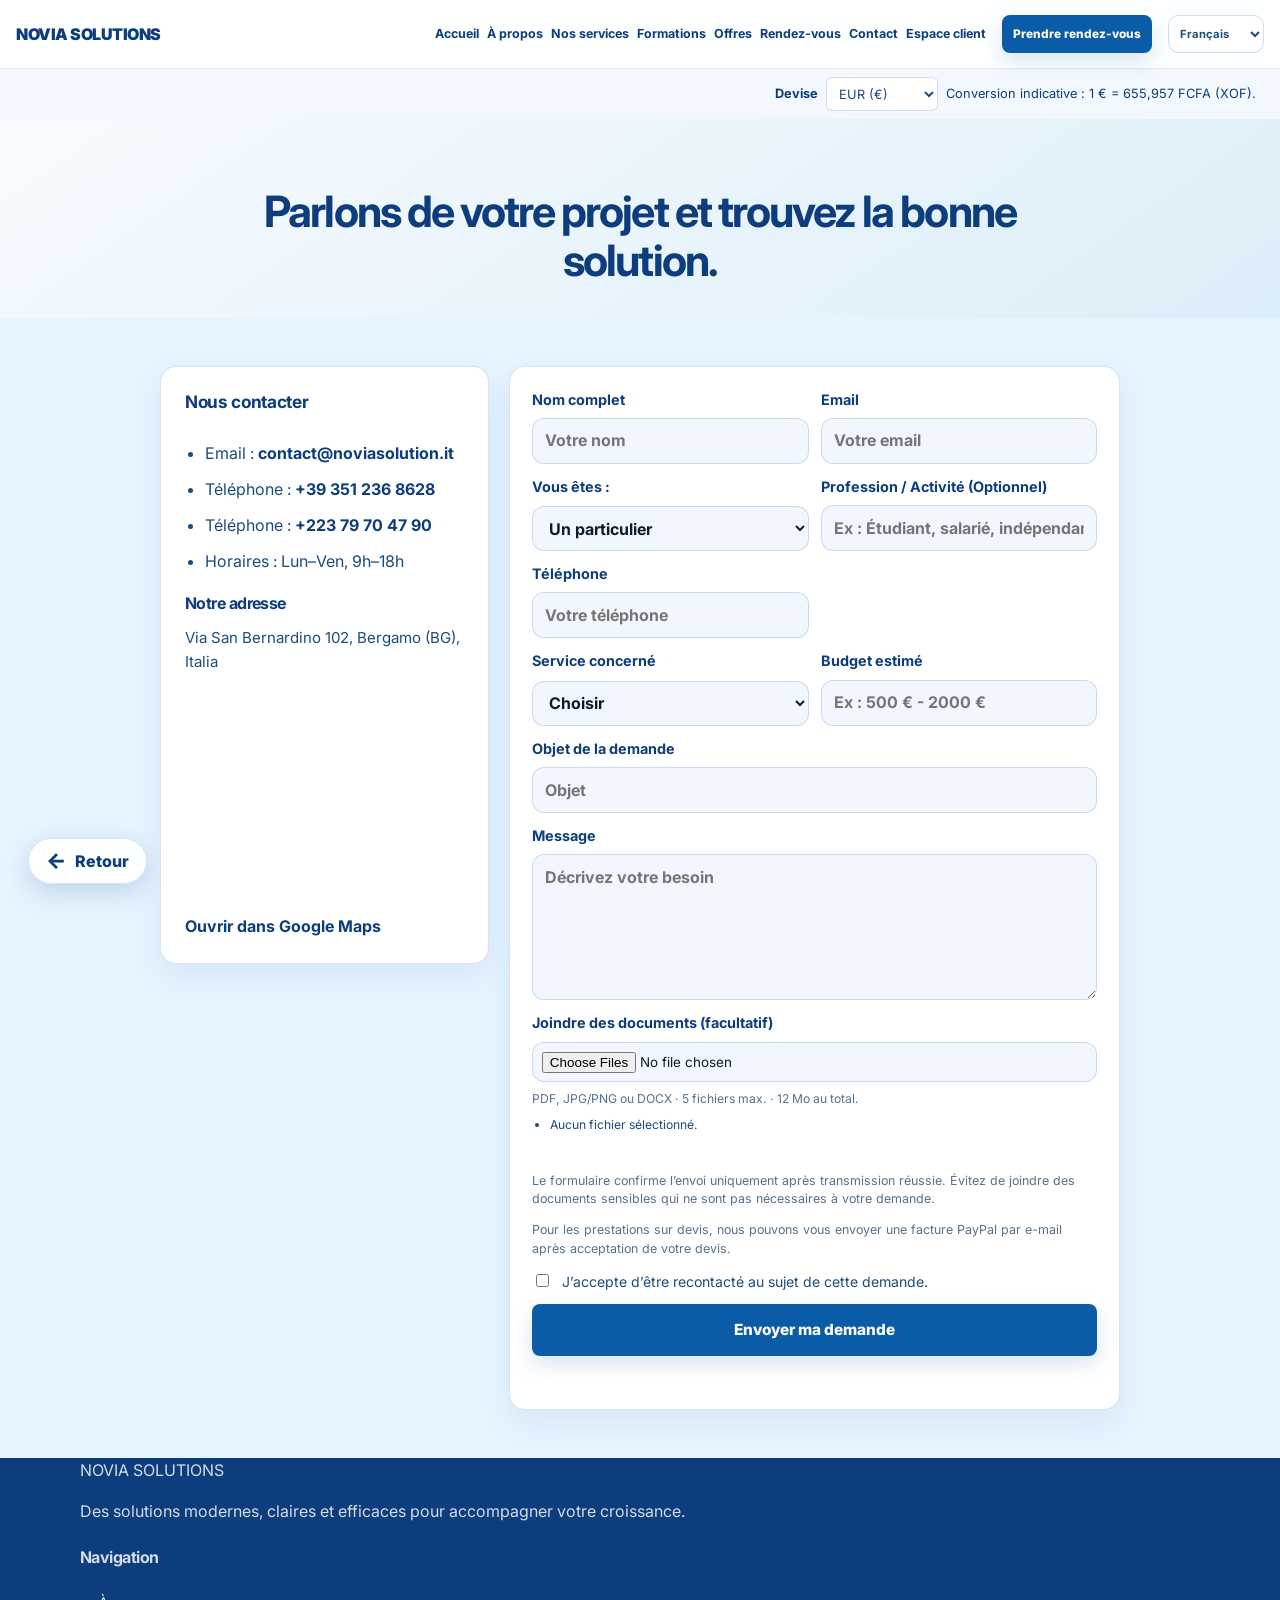
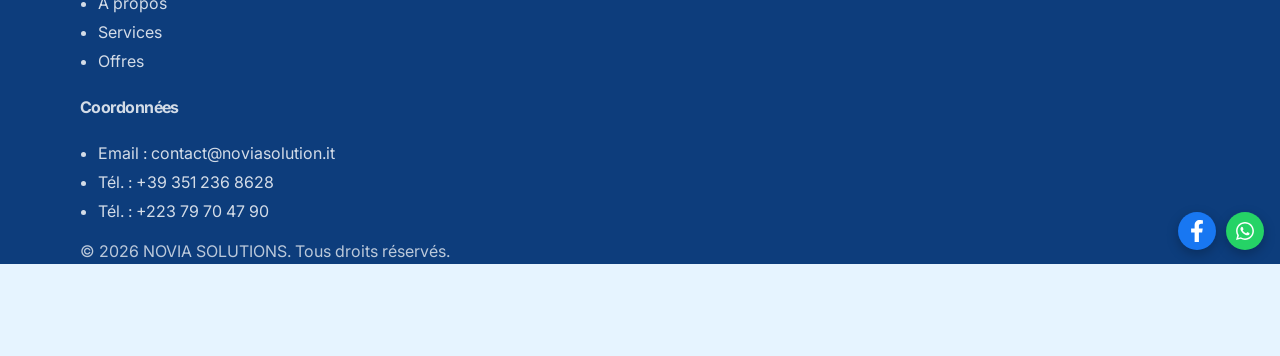
<file: contact.html>
<!DOCTYPE html>
<html lang="fr">
  <head>
    <meta charset="UTF-8" />
    <meta name="viewport" content="width=device-width, initial-scale=1.0" />
    <title>Contact | NOVIA SOLUTIONS</title>
    <meta name="description" content="Contactez NOVIA SOLUTIONS pour demander un devis, parler à un conseiller ou discuter de votre projet." />
    <link rel="preconnect" href="https://fonts.googleapis.com" />
    <link rel="preconnect" href="https://fonts.gstatic.com" crossorigin />
    <link href="https://fonts.googleapis.com/css2?family=Inter:wght@400;500;600;700;800&display=swap" rel="stylesheet" />
    <link rel="stylesheet" href="styles.css?v=carte-20261120" />
  </head>
  <body class="contact-page">
    <header class="site-header">
      <div class="container nav-wrap">
        <a href="index.html" class="brand" aria-label="NOVIA SOLUTIONS">
          <span class="brand-text">NOVIA SOLUTIONS</span>
        </a>
        <button class="nav-toggle" aria-label="Ouvrir le menu">☰</button>
        <nav class="main-nav">
          <a href="index.html">Accueil</a>
          <a href="about.html">À propos</a>
          <a href="services.html">Nos services</a>
          <a href="formations.html">Formations</a>
          <a href="products.html">Offres</a>
          <a href="appointment.html#availabilityCalendar">Rendez-vous</a>
          <a href="contact.html">Contact</a>
          <a href="client.html">Espace client</a>
        </nav>
        <a class="btn btn-primary nav-cta" href="appointment.html#availabilityCalendar">Prendre rendez-vous</a>
      </div>
    </header>

    <main>
      <section class="page-hero small-hero">
        <div class="container thin-container">
          <h1>Parlons de votre projet et trouvez la bonne solution.</h1>
        </div>
      </section>

      <section class="section contact-section">
        <div class="container contact-grid">
          <div class="contact-info card-box">
            <h3>Nous contacter</h3>
            <ul>
              <li>Email : <a href="mailto:contact@noviasolution.it">contact@noviasolution.it</a></li>
              <li>Téléphone : <a href="tel:+393512368628">+39 351 236 8628</a></li>
              <li>Téléphone : <a href="tel:+22379704790">+223 79 70 47 90</a></li>
              <li>Horaires : Lun–Ven, 9h–18h</li>
            </ul>
            <div class="contact-location">
              <h4>Notre adresse</h4>
              <p>Via San Bernardino 102, Bergamo (BG), Italia</p>
              <iframe
                title="Carte de notre adresse à Bergamo"
                src="https://www.google.com/maps?q=Via%20San%20Bernardino%20102%2C%20Bergamo%2C%20Italia&amp;output=embed"
                loading="lazy"
                referrerpolicy="no-referrer"
                allowfullscreen
              ></iframe>
              <a href="https://www.google.com/maps/search/?api=1&amp;query=Via%20San%20Bernardino%20102%2C%20Bergamo%2C%20Italia" target="_blank" rel="noopener noreferrer">Ouvrir dans Google Maps</a>
            </div>
          </div>

          <form class="styled-form form-card" data-form="contact" action="/api/contact-requests" method="post" enctype="multipart/form-data">
            <div class="form-row">
              <label>
                Nom complet
                <input type="text" name="name" placeholder="Votre nom" required />
              </label>
              <label>
                Email
                <input type="email" name="email" placeholder="Votre email" required />
              </label>
            </div>

            <div class="form-row">
              <label>
                Vous êtes :
                <select name="profile" id="contactProfile">
                  <option value="Particulier">Un particulier</option>
                  <option value="Entreprise / Professionnel">Une entreprise / Professionnel</option>
                </select>
              </label>
              <label>
                <span id="companyLabel">Profession / Activité (Optionnel)</span>
                <input type="text" name="company" id="companyInput" placeholder="Ex : Étudiant, salarié, indépendant..." />
              </label>
            </div>

            <div class="form-row">
              <label>
                Téléphone
                <input type="tel" name="phone" placeholder="Votre téléphone" required />
              </label>
            </div>

            <div class="form-row">
              <label>
                Service concerné
                <select name="service" required>
                  <option value="">Choisir</option>
                  <option value="Accompagnement business">Accompagnement business</option>
                  <option value="Stratégie digitale">Stratégie digitale</option>
                  <option value="Développement web">Développement web</option>
                  <option value="Partenariat &amp; accompagnement">Partenariat &amp; accompagnement</option>
                  <option value="Achat et transport de véhicules">Achat et transport de véhicules</option>
                  <option value="Billetterie et voyage">Billetterie et voyage</option>
                  <option value="Formation en langue italienne">Formation en langue italienne</option>
                  <option value="Rendez-vous consulaire et regroupement familial">Rendez-vous consulaire et regroupement familial</option>
                  <option value="Orientation des étudiants">Orientation des étudiants</option>
                  <option value="Comparabilité des diplômes">Comparabilité des diplômes</option>
                  <option value="Accompagnement à l’intégration">Accompagnement à l’intégration</option>
                  <option value="Assistance et orientation administrative">Assistance et orientation administrative</option>
                  <option>Support &amp; suivi</option>
                </select>
              </label>
              <label>
                Budget estimé
                <input type="text" name="budget" placeholder="Ex : 500 € - 2000 €" />
              </label>
            </div>

            <label>
              Objet de la demande
              <input type="text" name="subject" placeholder="Objet" required />
            </label>

            <label>
              Message
              <textarea name="message" rows="5" placeholder="Décrivez votre besoin" required></textarea>
            </label>

            <div class="file-upload-field">
              <label for="contactFiles">Joindre des documents (facultatif)</label>
              <input id="contactFiles" type="file" name="files" multiple accept=".pdf,.jpg,.jpeg,.png,.docx" aria-describedby="attachmentHelp selectedFiles contactFileError" />
              <p class="attachment-help" id="attachmentHelp">PDF, JPG/PNG ou DOCX · 5 fichiers max. · 12 Mo au total.</p>
              <ul class="attachment-list" id="selectedFiles" aria-live="polite">
                <li>Aucun fichier sélectionné.</li>
              </ul>
              <p class="form-message form-message-error" id="contactFileError" aria-live="polite"></p>
            </div>

            <p class="contact-delivery-note">Le formulaire confirme l’envoi uniquement après transmission réussie. Évitez de joindre des documents sensibles qui ne sont pas nécessaires à votre demande.</p>
            <p class="contact-delivery-note">Pour les prestations sur devis, nous pouvons vous envoyer une facture PayPal par e-mail après acceptation de votre devis.</p>

            <label class="checkbox-row">
              <input type="checkbox" name="consent" value="yes" required />
              <span>J’accepte d’être recontacté au sujet de cette demande.</span>
            </label>

            <button type="submit" class="btn btn-primary">Envoyer ma demande</button>
            <p class="form-success" role="status" aria-live="polite"></p>
          </form>
        </div>
      </section>
    </main>

    <footer class="site-footer">
      <div class="container footer-grid">
        <div>
          <a href="index.html" class="brand" aria-label="NOVIA SOLUTIONS">
            <span class="brand-text">NOVIA SOLUTIONS</span>
          </a>
          <p>Des solutions modernes, claires et efficaces pour accompagner votre croissance.</p>
        </div>
        <div>
          <h4>Navigation</h4>
          <ul>
            <li><a href="about.html">À propos</a></li>
            <li><a href="services.html">Services</a></li>
            <li><a href="products.html">Offres</a></li>
          </ul>
        </div>
        <div>
          <h4>Coordonnées</h4>
          <ul>
            <li>Email : <a href="mailto:contact@noviasolution.it">contact@noviasolution.it</a></li>
            <li>Tél. : <a href="tel:+393512368628">+39 351 236 8628</a></li>
            <li>Tél. : <a href="tel:+22379704790">+223 79 70 47 90</a></li>
          </ul>
        </div>
      </div>
      <div class="footer-bottom">
        <div class="container">
          <p>© <span id="year"></span> NOVIA SOLUTIONS. Tous droits réservés.</p>
        </div>
      </div>
    </footer>

    <script src="i18n.js?v=carte-20261120"></script>
    <script src="script.js"></script>
  </body>
</html>
</file>
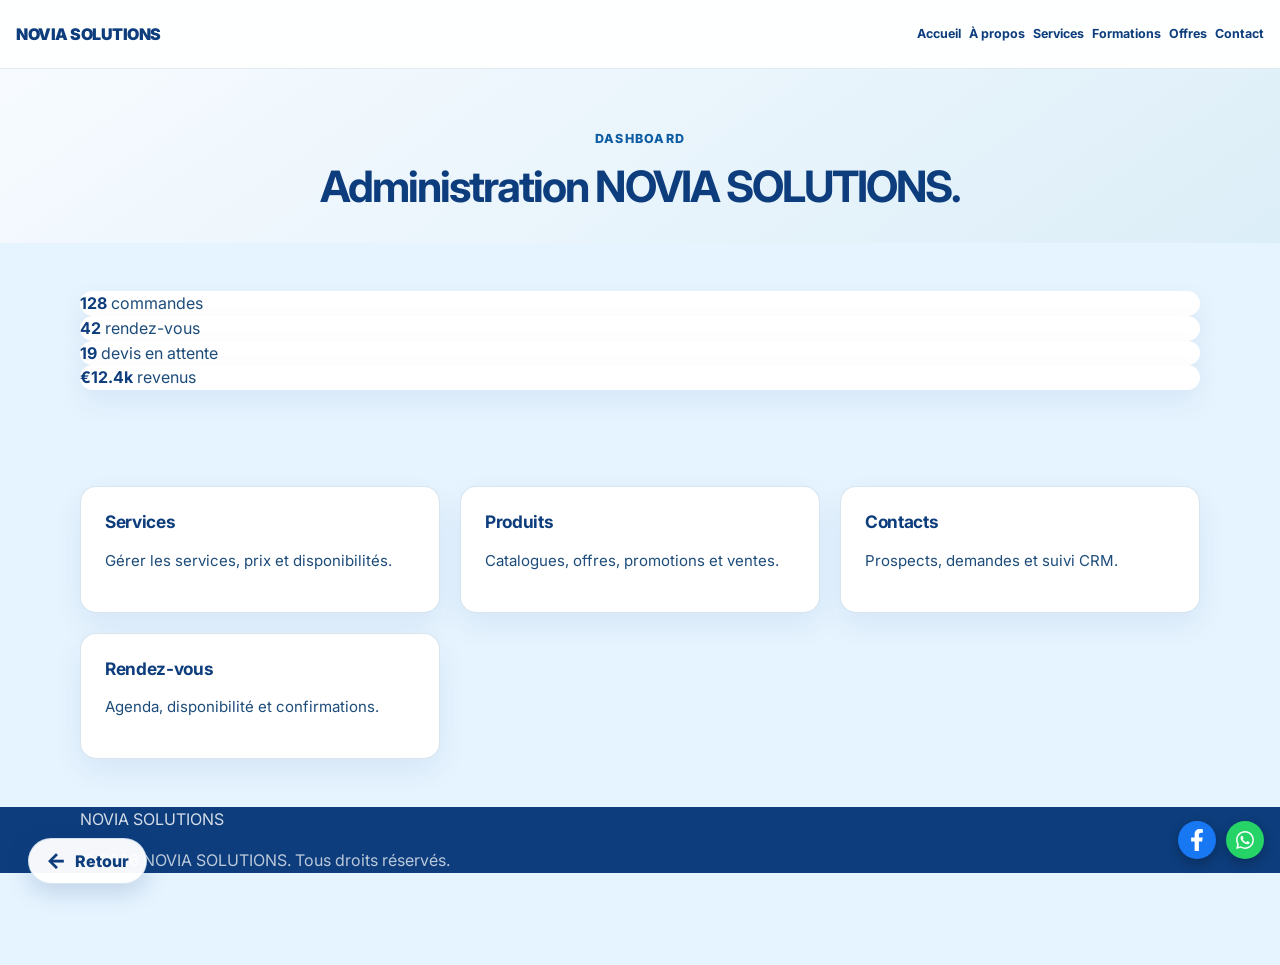
<file: dashboard.html>
<!DOCTYPE html>
<html lang="fr">
  <head>
    <meta charset="UTF-8" />
    <meta name="viewport" content="width=device-width, initial-scale=1.0" />
    <title>Dashboard | NOVIA SOLUTIONS</title>
    <meta name="description" content="Dashboard d’administration NOVIA SOLUTIONS pour gérer services, commandes, rendez-vous et contenus." />
    <link rel="preconnect" href="https://fonts.googleapis.com" />
    <link rel="preconnect" href="https://fonts.gstatic.com" crossorigin />
    <link href="https://fonts.googleapis.com/css2?family=Inter:wght@400;500;600;700;800&display=swap" rel="stylesheet" />
    <link rel="stylesheet" href="styles.css" />
  </head>
  <body>
    <header class="site-header">
      <div class="container nav-wrap">
        <a href="index.html" class="brand" aria-label="NOVIA SOLUTIONS">
          <span class="brand-text">NOVIA SOLUTIONS</span>
        </a>
        <button class="nav-toggle" aria-label="Ouvrir le menu">☰</button>
        <nav class="main-nav">
          <a href="index.html">Accueil</a>
          <a href="about.html">À propos</a>
          <a href="services.html">Services</a>
          <a href="formations.html">Formations</a>
          <a href="products.html">Offres</a>
          <a href="contact.html">Contact</a>
        </nav>
      </div>
    </header>

    <main>
      <section class="page-hero small-hero">
        <div class="container thin-container">
          <span class="eyebrow">Dashboard</span>
          <h1>Administration NOVIA SOLUTIONS.</h1>
        </div>
      </section>

      <section class="section">
        <div class="container stats-grid">
          <div class="stat-box">
            <strong>128</strong>
            <span>commandes</span>
          </div>
          <div class="stat-box">
            <strong>42</strong>
            <span>rendez-vous</span>
          </div>
          <div class="stat-box">
            <strong>19</strong>
            <span>devis en attente</span>
          </div>
          <div class="stat-box">
            <strong>€12.4k</strong>
            <span>revenus</span>
          </div>
        </div>
      </section>

      <section class="section muted">
        <div class="container">
          <div class="cards-grid service-grid">
            <article class="service-card mini-card">
              <h3>Services</h3>
              <p>Gérer les services, prix et disponibilités.</p>
            </article>
            <article class="service-card mini-card">
              <h3>Produits</h3>
              <p>Catalogues, offres, promotions et ventes.</p>
            </article>
            <article class="service-card mini-card">
              <h3>Contacts</h3>
              <p>Prospects, demandes et suivi CRM.</p>
            </article>
            <article class="service-card mini-card">
              <h3>Rendez-vous</h3>
              <p>Agenda, disponibilité et confirmations.</p>
            </article>
          </div>
        </div>
      </section>
    </main>

    <footer class="site-footer">
      <div class="container footer-grid">
        <div>
          <a href="index.html" class="brand" aria-label="NOVIA SOLUTIONS">
            <span class="brand-text">NOVIA SOLUTIONS</span>
          </a>
        </div>
      </div>
      <div class="footer-bottom">
        <div class="container">
          <p>© <span id="year"></span> NOVIA SOLUTIONS. Tous droits réservés.</p>
        </div>
      </div>
    </footer>

    <script src="script.js"></script>
  </body>
</html>
</file>
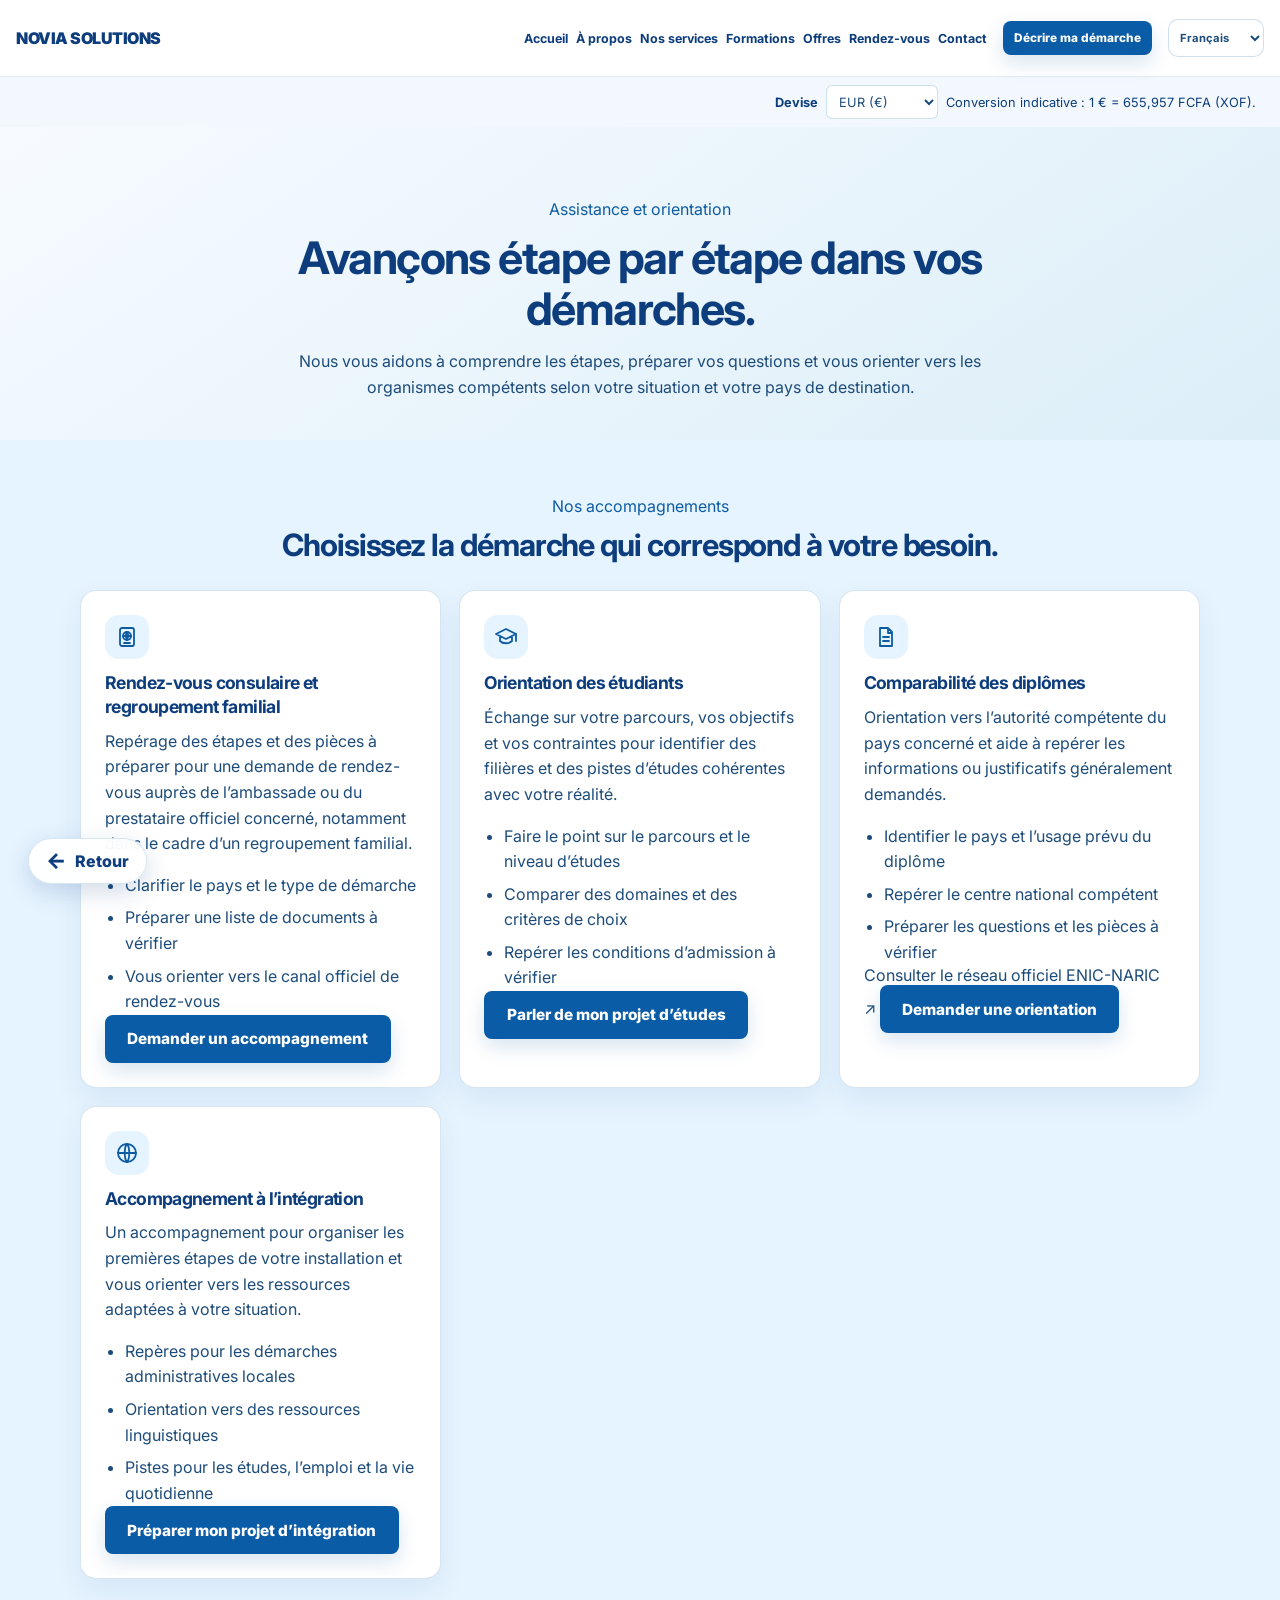
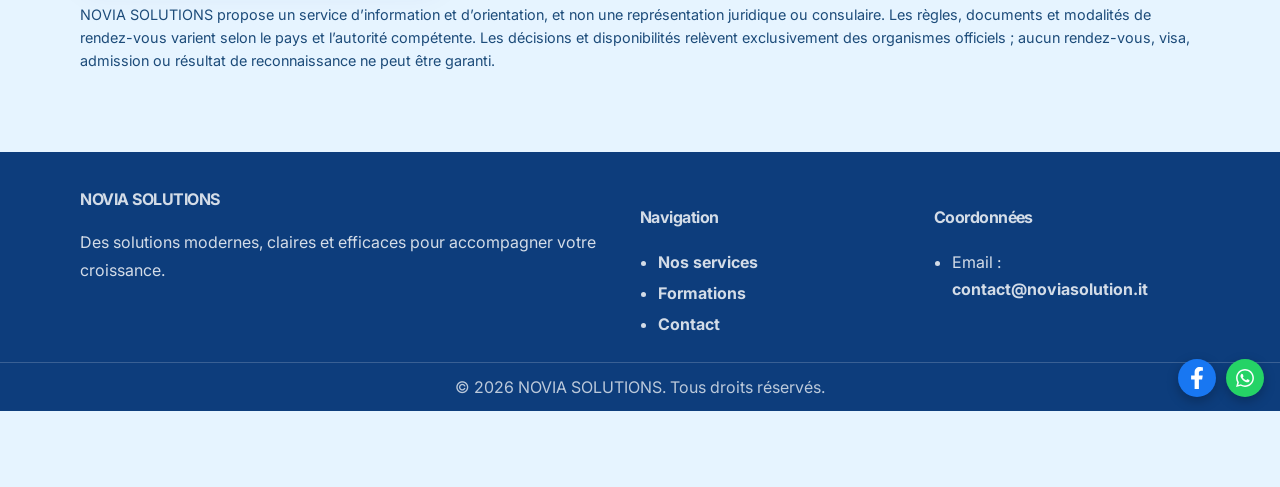
<file: demarches.html>
<!DOCTYPE html>
<html lang="fr">
  <head>
    <meta charset="UTF-8" />
    <meta name="viewport" content="width=device-width, initial-scale=1.0" />
    <title>Démarches administratives | NOVIA SOLUTIONS</title>
    <meta name="description" content="Orientation et assistance pour les rendez-vous consulaires, le regroupement familial, les études, la comparabilité des diplômes et l'intégration." />
    <link rel="preconnect" href="https://fonts.googleapis.com" />
    <link rel="preconnect" href="https://fonts.gstatic.com" crossorigin />
    <link href="https://fonts.googleapis.com/css2?family=Inter:wght@400;500;600;700;800&display=swap" rel="stylesheet" />
    <link rel="stylesheet" href="styles.css" />
  </head>
  <body class="solutions-page">
    <header class="site-header">
      <div class="container nav-wrap">
        <a href="index.html" class="brand" aria-label="NOVIA SOLUTIONS">
          <span class="brand-text">NOVIA SOLUTIONS</span>
        </a>
        <button class="nav-toggle" aria-label="Ouvrir le menu" aria-expanded="false">☰</button>
        <nav class="main-nav" aria-label="Navigation principale">
          <a href="index.html">Accueil</a>
          <a href="about.html">À propos</a>
          <a href="services.html">Nos services</a>
          <a href="formations.html">Formations</a>
          <a href="products.html">Offres</a>
          <a href="appointment.html#availabilityCalendar">Rendez-vous</a>
          <a href="contact.html">Contact</a>
        </nav>
        <a class="btn btn-primary nav-cta" href="contact.html">Décrire ma démarche</a>
      </div>
    </header>

    <main>
      <section class="solutions-hero">
        <div class="container">
          <span class="eyebrow">Assistance et orientation</span>
          <h1>Avançons étape par étape dans vos démarches.</h1>
          <p>Nous vous aidons à comprendre les étapes, préparer vos questions et vous orienter vers les organismes compétents selon votre situation et votre pays de destination.</p>
        </div>
      </section>

      <section class="solution-section container" aria-label="Démarches accompagnées">
        <div class="solution-heading">
          <span class="eyebrow">Nos accompagnements</span>
          <h2>Choisissez la démarche qui correspond à votre besoin.</h2>
        </div>

        <div class="proposal-grid">
          <article class="proposal-card">
            <span class="proposal-icon" aria-hidden="true"><svg class="site-icon"><use href="assets/icons.svg#passport"></use></svg></span>
            <h3>Rendez-vous consulaire et regroupement familial</h3>
            <p>Repérage des étapes et des pièces à préparer pour une demande de rendez-vous auprès de l’ambassade ou du prestataire officiel concerné, notamment dans le cadre d’un regroupement familial.</p>
            <ul>
              <li>Clarifier le pays et le type de démarche</li>
              <li>Préparer une liste de documents à vérifier</li>
              <li>Vous orienter vers le canal officiel de rendez-vous</li>
            </ul>
            <a class="btn btn-primary" href="contact.html?service=Rendez-vous%20consulaire%20et%20regroupement%20familial&amp;subject=Orientation%20pour%20un%20rendez-vous%20consulaire">Demander un accompagnement</a>
          </article>

          <article class="proposal-card">
            <span class="proposal-icon" aria-hidden="true"><svg class="site-icon"><use href="assets/icons.svg#graduation"></use></svg></span>
            <h3>Orientation des étudiants</h3>
            <p>Échange sur votre parcours, vos objectifs et vos contraintes pour identifier des filières et des pistes d’études cohérentes avec votre réalité.</p>
            <ul>
              <li>Faire le point sur le parcours et le niveau d’études</li>
              <li>Comparer des domaines et des critères de choix</li>
              <li>Repérer les conditions d’admission à vérifier</li>
            </ul>
            <a class="btn btn-primary" href="contact.html?service=Orientation%20des%20%C3%A9tudiants&amp;subject=Orientation%20pour%20un%20projet%20d%27%C3%A9tudes">Parler de mon projet d’études</a>
          </article>

          <article class="proposal-card">
            <span class="proposal-icon" aria-hidden="true"><svg class="site-icon"><use href="assets/icons.svg#document"></use></svg></span>
            <h3>Comparabilité des diplômes</h3>
            <p>Orientation vers l’autorité compétente du pays concerné et aide à repérer les informations ou justificatifs généralement demandés.</p>
            <ul>
              <li>Identifier le pays et l’usage prévu du diplôme</li>
              <li>Repérer le centre national compétent</li>
              <li>Préparer les questions et les pièces à vérifier</li>
            </ul>
            <a class="official-resource" href="https://www.enic-naric.net/" target="_blank" rel="noopener noreferrer">Consulter le réseau officiel ENIC-NARIC ↗</a>
            <a class="btn btn-primary" href="contact.html?service=Comparabilit%C3%A9%20des%20dipl%C3%B4mes&amp;subject=Orientation%20pour%20la%20comparabilit%C3%A9%20d%27un%20dipl%C3%B4me">Demander une orientation</a>
          </article>

          <article class="proposal-card">
            <span class="proposal-icon" aria-hidden="true"><svg class="site-icon"><use href="assets/icons.svg#globe"></use></svg></span>
            <h3>Accompagnement à l’intégration</h3>
            <p>Un accompagnement pour organiser les premières étapes de votre installation et vous orienter vers les ressources adaptées à votre situation.</p>
            <ul>
              <li>Repères pour les démarches administratives locales</li>
              <li>Orientation vers des ressources linguistiques</li>
              <li>Pistes pour les études, l’emploi et la vie quotidienne</li>
            </ul>
            <a class="btn btn-primary" href="contact.html?service=Accompagnement%20%C3%A0%20l%E2%80%99int%C3%A9gration&amp;subject=Accompagnement%20pour%20mon%20projet%20d%E2%80%99int%C3%A9gration">Préparer mon projet d’intégration</a>
          </article>
        </div>

        <p class="solution-note">NOVIA SOLUTIONS propose un service d’information et d’orientation, et non une représentation juridique ou consulaire. Les règles, documents et modalités de rendez-vous varient selon le pays et l’autorité compétente. Les décisions et disponibilités relèvent exclusivement des organismes officiels ; aucun rendez-vous, visa, admission ou résultat de reconnaissance ne peut être garanti.</p>
      </section>
    </main>

    <footer class="site-footer">
      <div class="container footer-grid">
        <div>
          <a href="index.html" class="brand" aria-label="NOVIA SOLUTIONS"><span class="brand-text">NOVIA SOLUTIONS</span></a>
          <p>Des solutions modernes, claires et efficaces pour accompagner votre croissance.</p>
        </div>
        <div>
          <h4>Navigation</h4>
          <ul>
            <li><a href="services.html">Nos services</a></li>
            <li><a href="formations.html">Formations</a></li>
            <li><a href="contact.html">Contact</a></li>
          </ul>
        </div>
        <div>
          <h4>Coordonnées</h4>
          <ul><li>Email : <a href="mailto:contact@noviasolution.it">contact@noviasolution.it</a></li></ul>
        </div>
      </div>
      <div class="footer-bottom"><div class="container"><p>© <span id="year"></span> NOVIA SOLUTIONS. Tous droits réservés.</p></div></div>
    </footer>
    <script src="i18n.js"></script>
    <script src="script.js"></script>
  </body>
</html>
</file>
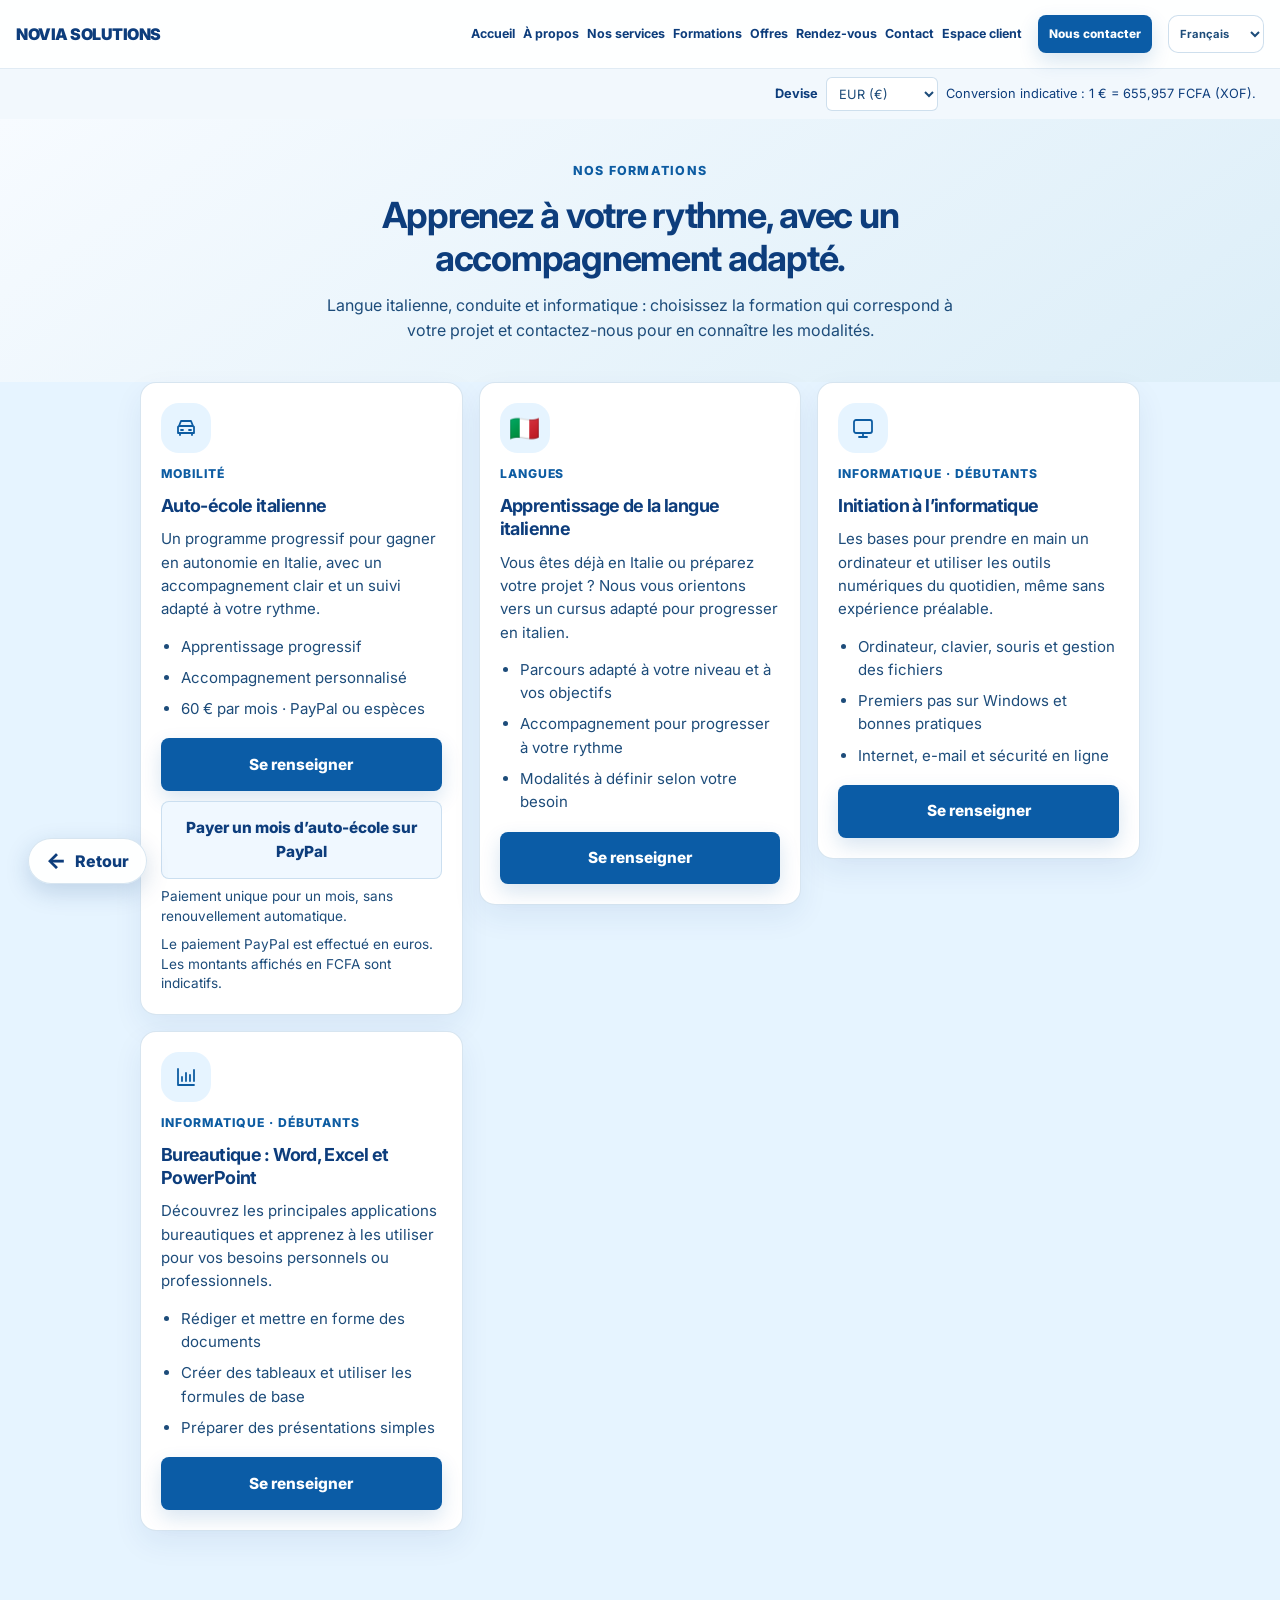
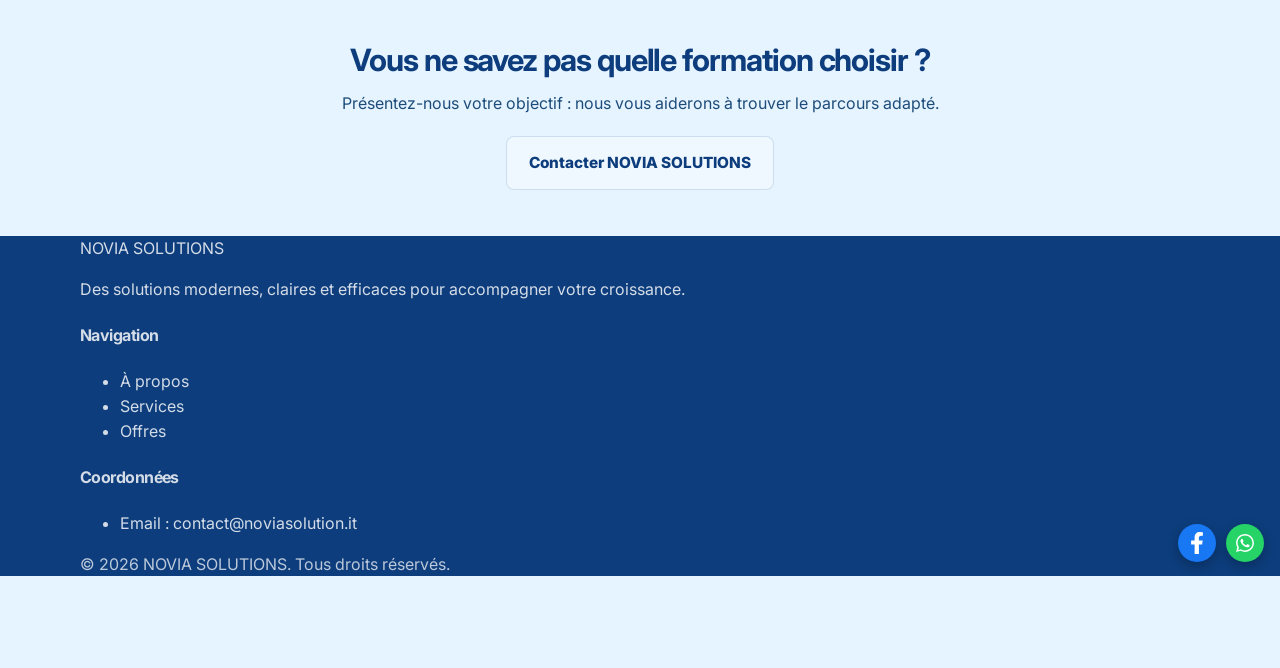
<file: formations.html>
<!DOCTYPE html>
<html lang="fr">
  <head>
    <meta charset="UTF-8" />
    <meta name="viewport" content="width=device-width, initial-scale=1.0" />
    <title>Formations | NOVIA SOLUTIONS</title>
    <meta name="description" content="Découvrez les formations NOVIA SOLUTIONS : auto-école italienne, initiation à l'informatique et bureautique pour débutants." />
    <link rel="preconnect" href="https://fonts.googleapis.com" />
    <link rel="preconnect" href="https://fonts.gstatic.com" crossorigin />
    <link href="https://fonts.googleapis.com/css2?family=Inter:wght@400;500;600;700;800&display=swap" rel="stylesheet" />
    <link rel="stylesheet" href="styles.css?v=offres-20261120" />
  </head>
  <body class="formations-page">
    <header class="site-header">
      <div class="container nav-wrap">
        <a href="index.html" class="brand" aria-label="NOVIA SOLUTIONS">
          <span class="brand-text">NOVIA SOLUTIONS</span>
        </a>
        <button class="nav-toggle" aria-label="Ouvrir le menu">☰</button>
        <nav class="main-nav">
          <a href="index.html">Accueil</a>
          <a href="about.html">À propos</a>
          <a href="services.html">Nos services</a>
          <a href="formations.html" aria-current="page">Formations</a>
          <a href="products.html">Offres</a>
          <a href="appointment.html#availabilityCalendar">Rendez-vous</a>
          <a href="contact.html">Contact</a>
          <a href="client.html">Espace client</a>
        </nav>
        <a class="btn btn-primary nav-cta" href="contact.html">Nous contacter</a>
      </div>
    </header>

    <main class="training-page">
      <section class="training-hero">
        <div class="container thin-container">
          <span class="eyebrow">Nos formations</span>
          <h1>Apprenez à votre rythme, avec un accompagnement adapté.</h1>
          <p>Langue italienne, conduite et informatique : choisissez la formation qui correspond à votre projet et contactez-nous pour en connaître les modalités.</p>
        </div>
      </section>

      <section class="training-section container" aria-label="Catalogue des formations">
        <article class="training-card" id="auto-ecole">
          <div class="training-card-icon" aria-hidden="true"><svg class="site-icon"><use href="assets/icons.svg#car"></use></svg></div>
          <span class="training-category">Mobilité</span>
          <h2>Auto-école italienne</h2>
          <p>Un programme progressif pour gagner en autonomie en Italie, avec un accompagnement clair et un suivi adapté à votre rythme.</p>
          <ul>
            <li>Apprentissage progressif</li>
            <li>Accompagnement personnalisé</li>
            <li data-currency-convert>60 € par mois · PayPal ou espèces</li>
          </ul>
          <a class="btn btn-primary" href="contact.html">Se renseigner</a>
          <a class="btn btn-secondary auto-school-payment" href="https://www.paypal.com/ncp/payment/X4MN5WAVX863W" target="_blank" rel="noopener noreferrer">Payer un mois d’auto-école sur PayPal</a>
          <p class="auto-school-payment-note">Paiement unique pour un mois, sans renouvellement automatique.</p>
          <p class="auto-school-payment-note">Le paiement PayPal est effectué en euros. Les montants affichés en FCFA sont indicatifs.</p>
        </article>

        <article class="training-card" id="langue-italienne">
          <div class="training-card-icon" aria-hidden="true">🇮🇹</div>
          <span class="training-category">Langues</span>
          <h2>Apprentissage de la langue italienne</h2>
          <p>Vous êtes déjà en Italie ou préparez votre projet ? Nous vous orientons vers un cursus adapté pour progresser en italien.</p>
          <ul>
            <li>Parcours adapté à votre niveau et à vos objectifs</li>
            <li>Accompagnement pour progresser à votre rythme</li>
            <li>Modalités à définir selon votre besoin</li>
          </ul>
          <a class="btn btn-primary" href="contact.html?service=Formation%20en%20langue%20italienne&amp;subject=Formation%20en%20langue%20italienne">Se renseigner</a>
        </article>

        <article class="training-card">
          <div class="training-card-icon" aria-hidden="true"><svg class="site-icon"><use href="assets/icons.svg#computer"></use></svg></div>
          <span class="training-category">Informatique · débutants</span>
          <h2>Initiation à l’informatique</h2>
          <p>Les bases pour prendre en main un ordinateur et utiliser les outils numériques du quotidien, même sans expérience préalable.</p>
          <ul>
            <li>Ordinateur, clavier, souris et gestion des fichiers</li>
            <li>Premiers pas sur Windows et bonnes pratiques</li>
            <li>Internet, e-mail et sécurité en ligne</li>
          </ul>
          <a class="btn btn-primary" href="contact.html">Se renseigner</a>
        </article>

        <article class="training-card">
          <div class="training-card-icon" aria-hidden="true"><svg class="site-icon"><use href="assets/icons.svg#chart"></use></svg></div>
          <span class="training-category">Informatique · débutants</span>
          <h2>Bureautique : Word, Excel et PowerPoint</h2>
          <p>Découvrez les principales applications bureautiques et apprenez à les utiliser pour vos besoins personnels ou professionnels.</p>
          <ul>
            <li>Rédiger et mettre en forme des documents</li>
            <li>Créer des tableaux et utiliser les formules de base</li>
            <li>Préparer des présentations simples</li>
          </ul>
          <a class="btn btn-primary" href="contact.html">Se renseigner</a>
        </article>
      </section>

      <section class="training-contact">
        <div class="container">
          <h2>Vous ne savez pas quelle formation choisir ?</h2>
          <p>Présentez-nous votre objectif : nous vous aiderons à trouver le parcours adapté.</p>
          <a class="btn btn-secondary" href="contact.html">Contacter NOVIA SOLUTIONS</a>
        </div>
      </section>
    </main>

    <footer class="site-footer">
      <div class="container footer-grid">
        <div>
          <a href="index.html" class="brand" aria-label="NOVIA SOLUTIONS">
            <span class="brand-text">NOVIA SOLUTIONS</span>
          </a>
          <p>Des solutions modernes, claires et efficaces pour accompagner votre croissance.</p>
        </div>
        <div>
          <h4>Navigation</h4>
          <ul>
            <li><a href="about.html">À propos</a></li>
            <li><a href="services.html">Services</a></li>
            <li><a href="products.html">Offres</a></li>
          </ul>
        </div>
        <div>
          <h4>Coordonnées</h4>
          <ul>
            <li>Email : <a href="mailto:contact@noviasolution.it">contact@noviasolution.it</a></li>
          </ul>
        </div>
      </div>
      <div class="footer-bottom">
        <div class="container">
          <p>© <span id="year"></span> NOVIA SOLUTIONS. Tous droits réservés.</p>
        </div>
      </div>
    </footer>
    <script src="i18n.js?v=offres-20261120"></script>
    <script src="script.js"></script>
  </body>
</html>
</file>
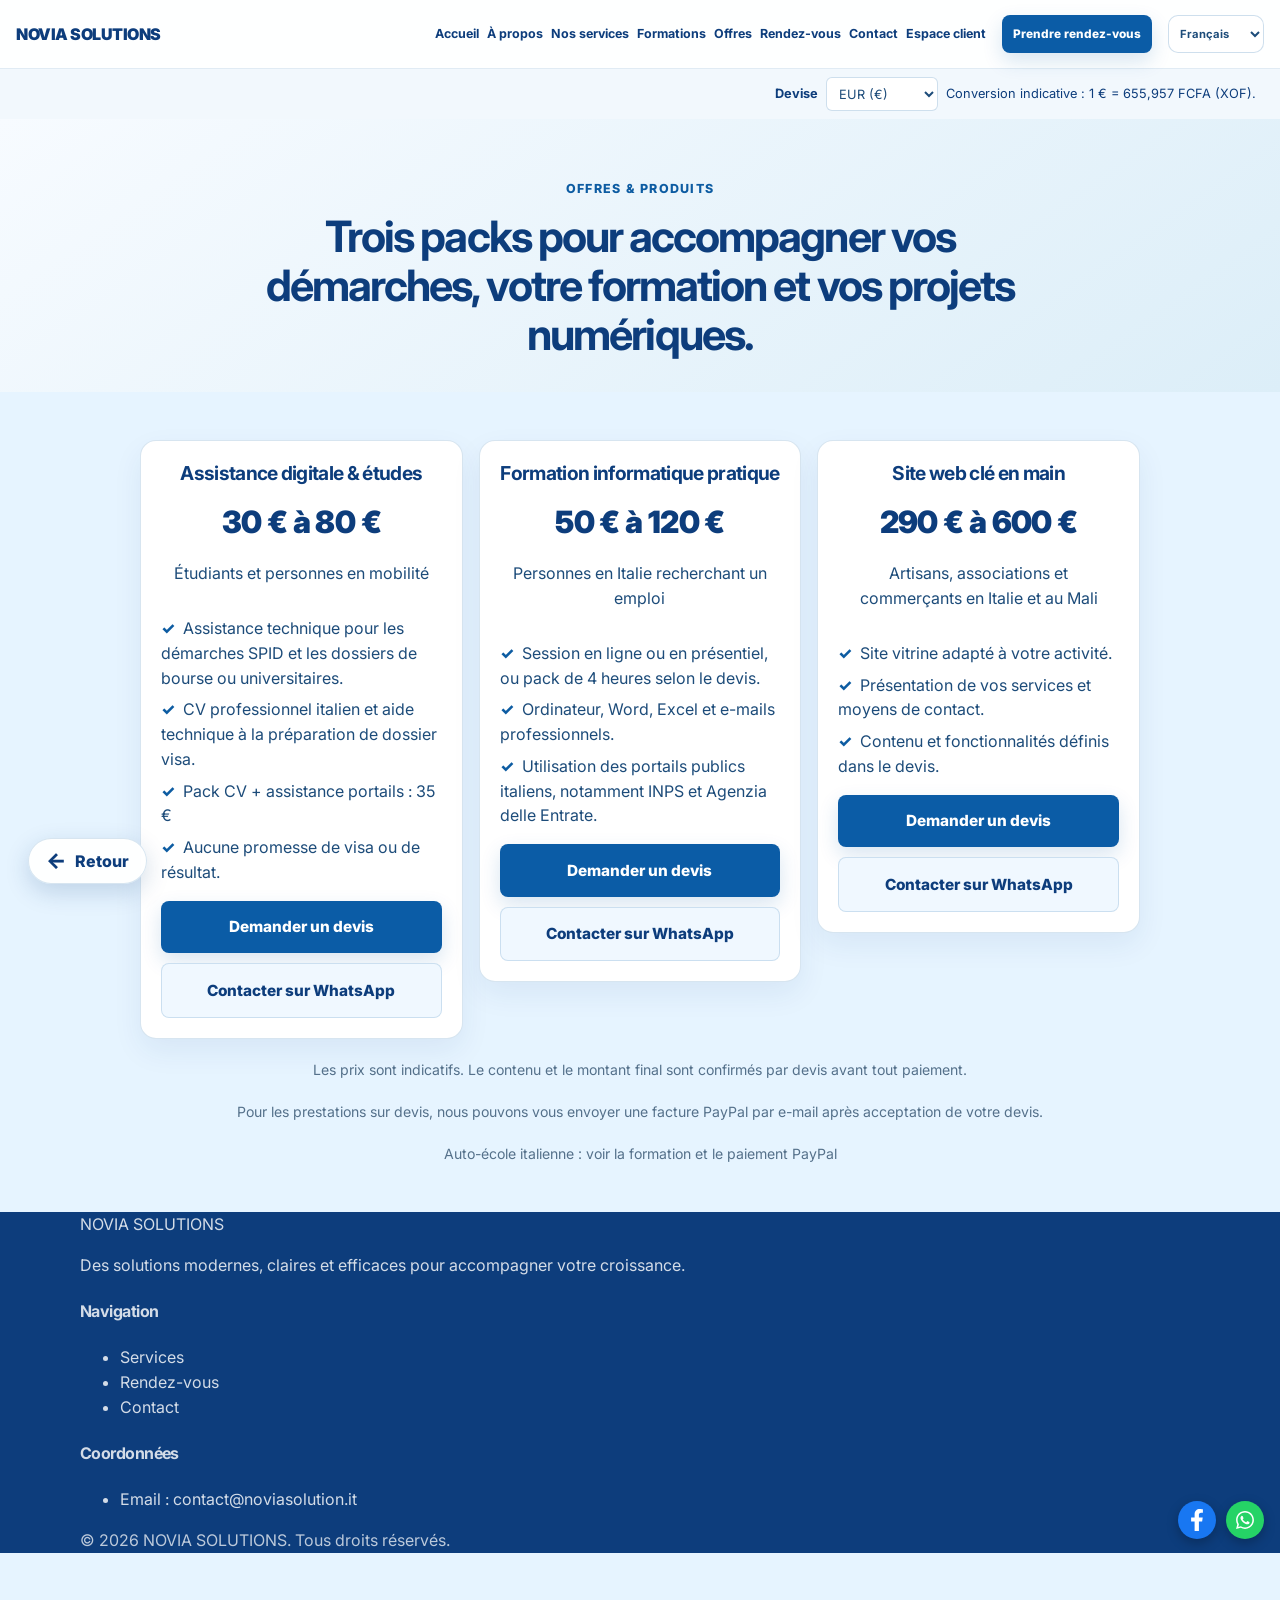
<file: products.html>
<!DOCTYPE html>
<html lang="fr">
  <head>
    <meta charset="UTF-8" />
    <meta name="viewport" content="width=device-width, initial-scale=1.0" />
    <title>Offres & produits | NOVIA SOLUTIONS</title>
    <meta name="description" content="Découvrez nos packs d'assistance digitale, de formation informatique et de création de site web." />
    <link rel="preconnect" href="https://fonts.googleapis.com" />
    <link rel="preconnect" href="https://fonts.gstatic.com" crossorigin />
    <link href="https://fonts.googleapis.com/css2?family=Inter:wght@400;500;600;700;800&display=swap" rel="stylesheet" />
    <link rel="stylesheet" href="styles.css?v=offres-20261120" />
  </head>
  <body class="products-page">
    <header class="site-header">
      <div class="container nav-wrap">
        <a href="index.html" class="brand" aria-label="NOVIA SOLUTIONS">
          <span class="brand-text">NOVIA SOLUTIONS</span>
        </a>
        <button class="nav-toggle" aria-label="Ouvrir le menu">☰</button>
        <nav class="main-nav">
          <a href="index.html">Accueil</a>
          <a href="about.html">À propos</a>
          <a href="services.html">Nos services</a>
          <a href="formations.html">Formations</a>
          <a href="products.html">Offres</a>
          <a href="appointment.html#availabilityCalendar">Rendez-vous</a>
          <a href="contact.html">Contact</a>
          <a href="client.html">Espace client</a>
        </nav>
        <a class="btn btn-primary nav-cta" href="appointment.html#availabilityCalendar">Prendre rendez-vous</a>
      </div>
    </header>

    <main>
      <section class="page-hero small-hero">
        <div class="container thin-container">
          <span class="eyebrow">Offres & produits</span>
          <h1>Trois packs pour accompagner vos démarches, votre formation et vos projets numériques.</h1>
        </div>
      </section>

      <section class="section">
        <div class="container">
          <div class="pricing-grid offer-packs">
            <article class="price-card">
              <h2>Assistance digitale &amp; études</h2>
              <div class="price" data-currency-convert>30 € à 80 €</div>
              <p>Étudiants et personnes en mobilité</p>
              <ul>
                <li>Assistance technique pour les démarches SPID et les dossiers de bourse ou universitaires.</li>
                <li>CV professionnel italien et aide technique à la préparation de dossier visa.</li>
                <li data-currency-convert>Pack CV + assistance portails : 35 €</li>
                <li>Aucune promesse de visa ou de résultat.</li>
              </ul>
              <a class="btn btn-primary" href="contact.html?subject=Pack%20%3A%20Assistance%20digitale%20%26%20%C3%A9tudes">Demander un devis</a>
              <a class="btn btn-secondary offer-whatsapp" href="https://wa.me/393512368628?text=Bonjour%20NOVIA%20SOLUTIONS%2C%20je%20souhaite%20des%20informations%20sur%20le%20pack%20Assistance%20digitale%20%26%20%C3%A9tudes." target="_blank" rel="noopener noreferrer">Contacter sur WhatsApp</a>
            </article>
            <article class="price-card">
              <h2>Formation informatique pratique</h2>
              <div class="price" data-currency-convert>50 € à 120 €</div>
              <p>Personnes en Italie recherchant un emploi</p>
              <ul>
                <li>Session en ligne ou en présentiel, ou pack de 4 heures selon le devis.</li>
                <li>Ordinateur, Word, Excel et e-mails professionnels.</li>
                <li>Utilisation des portails publics italiens, notamment INPS et Agenzia delle Entrate.</li>
              </ul>
              <a class="btn btn-primary" href="contact.html?subject=Pack%20%3A%20Formation%20informatique%20pratique">Demander un devis</a>
              <a class="btn btn-secondary offer-whatsapp" href="https://wa.me/393512368628?text=Bonjour%20NOVIA%20SOLUTIONS%2C%20je%20souhaite%20des%20informations%20sur%20le%20pack%20Formation%20informatique%20pratique." target="_blank" rel="noopener noreferrer">Contacter sur WhatsApp</a>
            </article>
            <article class="price-card">
              <h2>Site web clé en main</h2>
              <div class="price" data-currency-convert>290 € à 600 €</div>
              <p>Artisans, associations et commerçants en Italie et au Mali</p>
              <ul>
                <li>Site vitrine adapté à votre activité.</li>
                <li>Présentation de vos services et moyens de contact.</li>
                <li>Contenu et fonctionnalités définis dans le devis.</li>
              </ul>
              <a class="btn btn-primary" href="contact.html?subject=Pack%20%3A%20Site%20web%20cl%C3%A9%20en%20main">Demander un devis</a>
              <a class="btn btn-secondary offer-whatsapp" href="https://wa.me/393512368628?text=Bonjour%20NOVIA%20SOLUTIONS%2C%20je%20souhaite%20des%20informations%20sur%20le%20pack%20Site%20web%20cl%C3%A9%20en%20main." target="_blank" rel="noopener noreferrer">Contacter sur WhatsApp</a>
            </article>
          </div>
          <p class="flexible-pricing-note">Les prix sont indicatifs. Le contenu et le montant final sont confirmés par devis avant tout paiement.</p>
          <p class="flexible-pricing-note">Pour les prestations sur devis, nous pouvons vous envoyer une facture PayPal par e-mail après acceptation de votre devis.</p>
          <p class="flexible-pricing-note"><a href="formations.html#auto-ecole">Auto-école italienne : voir la formation et le paiement PayPal</a></p>
        </div>
      </section>
    </main>

    <footer class="site-footer">
      <div class="container footer-grid">
        <div>
          <a href="index.html" class="brand" aria-label="NOVIA SOLUTIONS">
            <span class="brand-text">NOVIA SOLUTIONS</span>
          </a>
          <p>Des solutions modernes, claires et efficaces pour accompagner votre croissance.</p>
        </div>
        <div>
          <h4>Navigation</h4>
          <ul>
            <li><a href="services.html">Services</a></li>
            <li><a href="appointment.html#availabilityCalendar">Rendez-vous</a></li>
            <li><a href="contact.html">Contact</a></li>
          </ul>
        </div>
        <div>
          <h4>Coordonnées</h4>
          <ul>
            <li>Email : <a href="mailto:contact@noviasolution.it">contact@noviasolution.it</a></li>
          </ul>
        </div>
      </div>
      <div class="footer-bottom">
        <div class="container">
          <p>© <span id="year"></span> NOVIA SOLUTIONS. Tous droits réservés.</p>
        </div>
      </div>
    </footer>

    <script src="i18n.js?v=offres-20261120"></script>
    <script src="script.js"></script>
  </body>
</html>
</file>
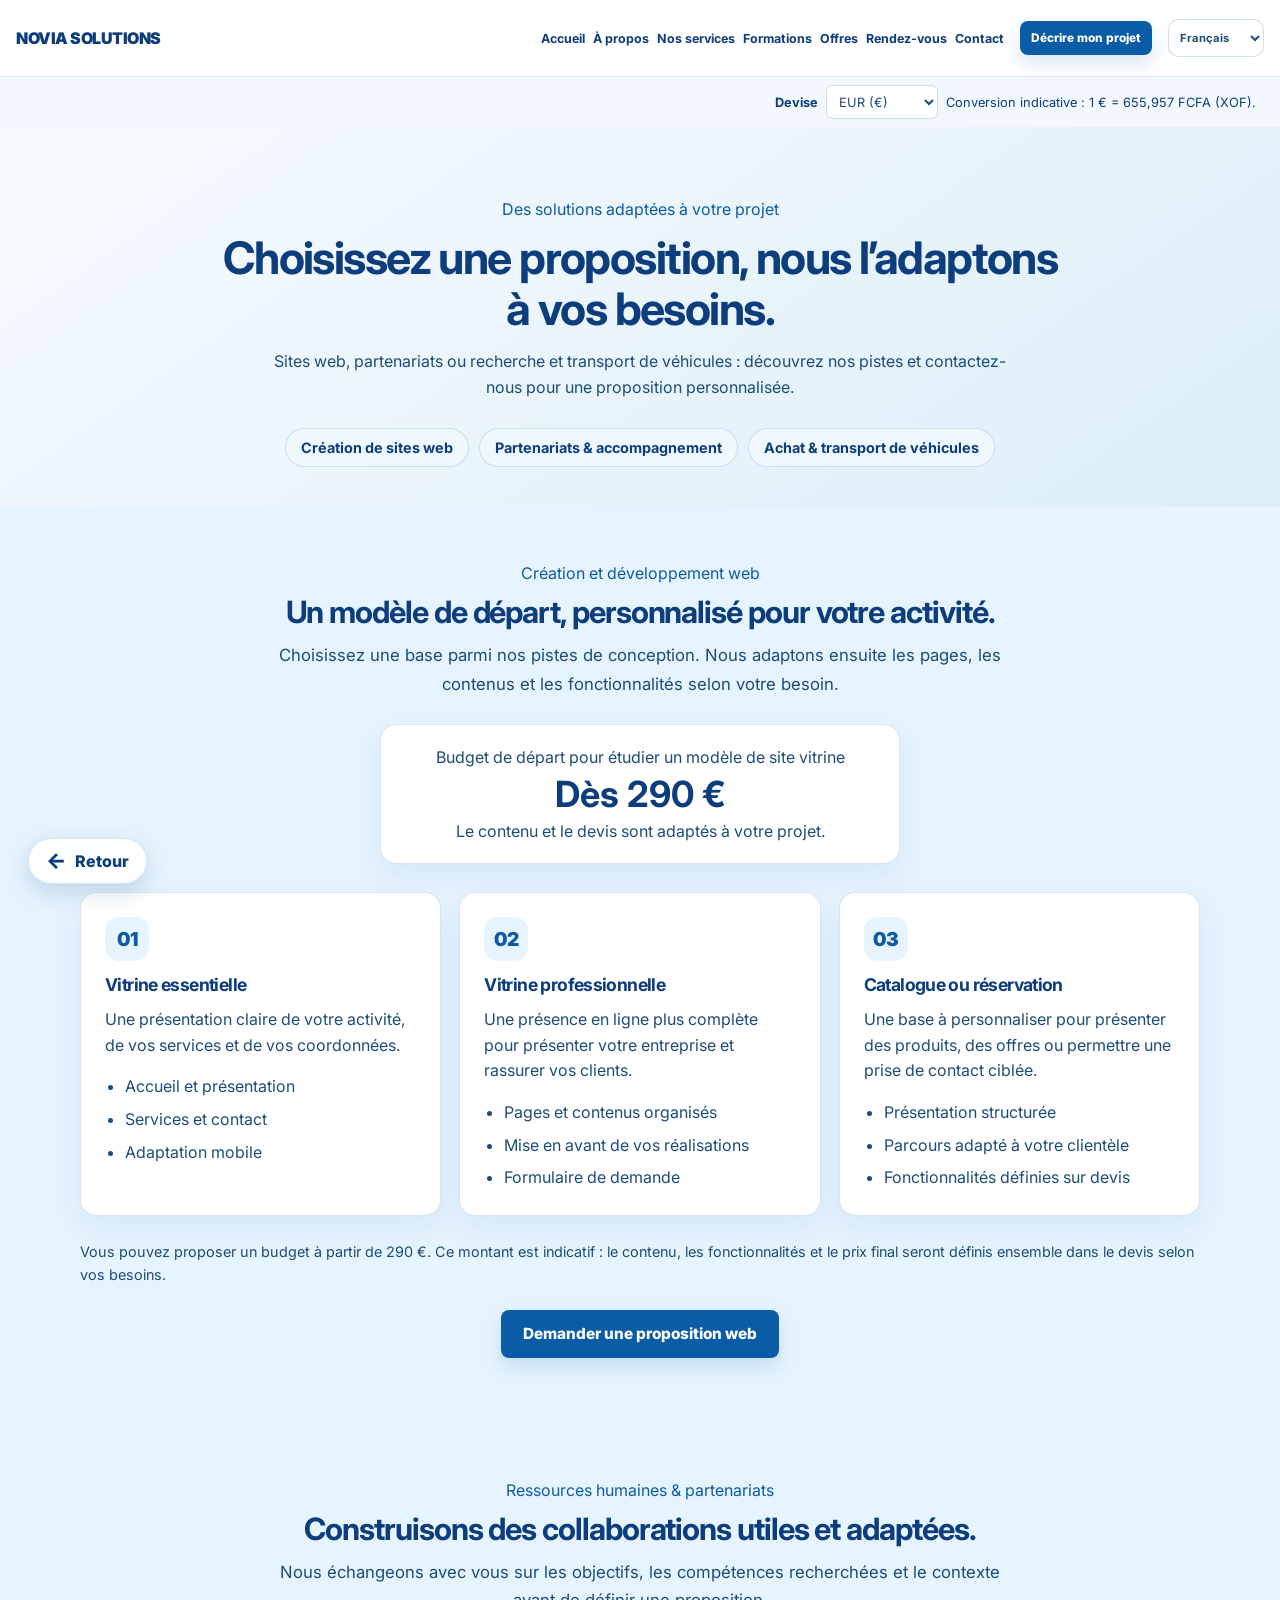
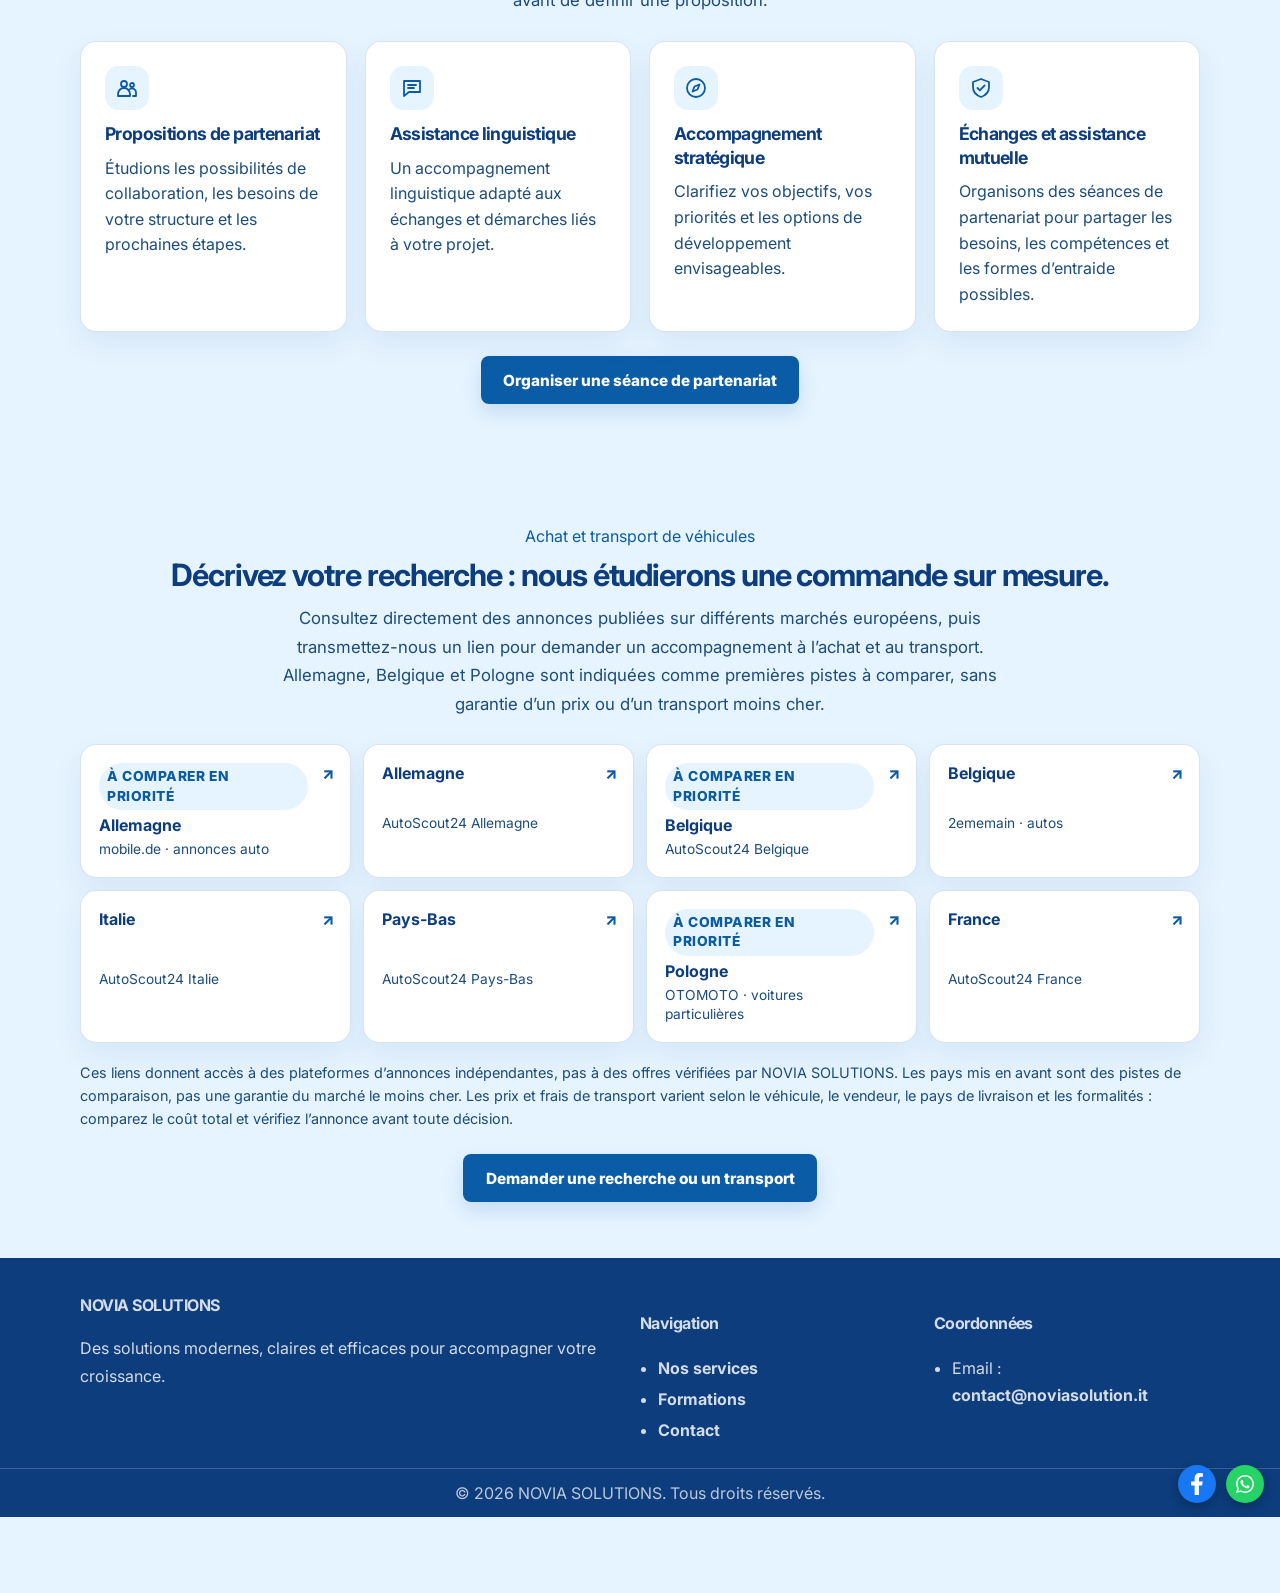
<file: propositions.html>
<!DOCTYPE html>
<html lang="fr">
  <head>
    <meta charset="UTF-8" />
    <meta name="viewport" content="width=device-width, initial-scale=1.0" />
    <title>Propositions sur mesure | NOVIA SOLUTIONS</title>
    <meta name="description" content="Découvrez nos modèles de sites web, nos propositions de partenariat et notre accompagnement pour l'achat et le transport de véhicules en Europe." />
    <link rel="preconnect" href="https://fonts.googleapis.com" />
    <link rel="preconnect" href="https://fonts.gstatic.com" crossorigin />
    <link href="https://fonts.googleapis.com/css2?family=Inter:wght@400;500;600;700;800&display=swap" rel="stylesheet" />
    <link rel="stylesheet" href="styles.css" />
  </head>
  <body class="solutions-page">
    <header class="site-header">
      <div class="container nav-wrap">
        <a href="index.html" class="brand" aria-label="NOVIA SOLUTIONS">
          <span class="brand-text">NOVIA SOLUTIONS</span>
        </a>
        <button class="nav-toggle" aria-label="Ouvrir le menu" aria-expanded="false">☰</button>
        <nav class="main-nav" aria-label="Navigation principale">
          <a href="index.html">Accueil</a>
          <a href="about.html">À propos</a>
          <a href="services.html">Nos services</a>
          <a href="formations.html">Formations</a>
          <a href="products.html">Offres</a>
          <a href="appointment.html#availabilityCalendar">Rendez-vous</a>
          <a href="contact.html">Contact</a>
        </nav>
        <a class="btn btn-primary nav-cta" href="contact.html">Décrire mon projet</a>
      </div>
    </header>

    <main>
      <section class="solutions-hero">
        <div class="container">
          <span class="eyebrow">Des solutions adaptées à votre projet</span>
          <h1>Choisissez une proposition, nous l’adaptons à vos besoins.</h1>
          <p>Sites web, partenariats ou recherche et transport de véhicules : découvrez nos pistes et contactez-nous pour une proposition personnalisée.</p>
          <nav class="solution-shortcuts" aria-label="Accès rapide aux propositions">
            <a href="#sites-web">Création de sites web</a>
            <a href="#partenariats">Partenariats & accompagnement</a>
            <a href="#vehicules">Achat & transport de véhicules</a>
          </nav>
        </div>
      </section>

      <section class="solution-section container" id="sites-web">
        <div class="solution-heading">
          <span class="eyebrow">Création et développement web</span>
          <h2>Un modèle de départ, personnalisé pour votre activité.</h2>
          <p>Choisissez une base parmi nos pistes de conception. Nous adaptons ensuite les pages, les contenus et les fonctionnalités selon votre besoin.</p>
        </div>
        <div class="starting-price">
          <span>Budget de départ pour étudier un modèle de site vitrine</span>
          <strong data-currency-convert>Dès 290 €</strong>
          <span>Le contenu et le devis sont adaptés à votre projet.</span>
        </div>
        <div class="proposal-grid">
          <article class="proposal-card">
            <span class="proposal-number">01</span>
            <h3>Vitrine essentielle</h3>
            <p>Une présentation claire de votre activité, de vos services et de vos coordonnées.</p>
            <ul>
              <li>Accueil et présentation</li>
              <li>Services et contact</li>
              <li>Adaptation mobile</li>
            </ul>
          </article>
          <article class="proposal-card">
            <span class="proposal-number">02</span>
            <h3>Vitrine professionnelle</h3>
            <p>Une présence en ligne plus complète pour présenter votre entreprise et rassurer vos clients.</p>
            <ul>
              <li>Pages et contenus organisés</li>
              <li>Mise en avant de vos réalisations</li>
              <li>Formulaire de demande</li>
            </ul>
          </article>
          <article class="proposal-card">
            <span class="proposal-number">03</span>
            <h3>Catalogue ou réservation</h3>
            <p>Une base à personnaliser pour présenter des produits, des offres ou permettre une prise de contact ciblée.</p>
            <ul>
              <li>Présentation structurée</li>
              <li>Parcours adapté à votre clientèle</li>
              <li>Fonctionnalités définies sur devis</li>
            </ul>
          </article>
        </div>
        <p class="solution-note" data-currency-convert>Vous pouvez proposer un budget à partir de 290 €. Ce montant est indicatif : le contenu, les fonctionnalités et le prix final seront définis ensemble dans le devis selon vos besoins.</p>
        <a class="btn btn-primary" href="contact.html?service=D%C3%A9veloppement%20web&amp;subject=Projet%20de%20cr%C3%A9ation%20de%20site%20web">Demander une proposition web</a>
      </section>

      <section class="solution-band" id="partenariats">
        <div class="container">
          <div class="solution-heading">
            <span class="eyebrow">Ressources humaines & partenariats</span>
            <h2>Construisons des collaborations utiles et adaptées.</h2>
            <p>Nous échangeons avec vous sur les objectifs, les compétences recherchées et le contexte avant de définir une proposition.</p>
          </div>
          <div class="proposal-grid partnership-grid">
            <article class="proposal-card">
              <span class="proposal-icon" aria-hidden="true"><svg class="site-icon"><use href="assets/icons.svg#partners"></use></svg></span>
              <h3>Propositions de partenariat</h3>
              <p>Étudions les possibilités de collaboration, les besoins de votre structure et les prochaines étapes.</p>
            </article>
            <article class="proposal-card">
              <span class="proposal-icon" aria-hidden="true"><svg class="site-icon"><use href="assets/icons.svg#conversation"></use></svg></span>
              <h3>Assistance linguistique</h3>
              <p>Un accompagnement linguistique adapté aux échanges et démarches liés à votre projet.</p>
            </article>
            <article class="proposal-card">
              <span class="proposal-icon" aria-hidden="true"><svg class="site-icon"><use href="assets/icons.svg#compass"></use></svg></span>
              <h3>Accompagnement stratégique</h3>
              <p>Clarifiez vos objectifs, vos priorités et les options de développement envisageables.</p>
            </article>
            <article class="proposal-card">
              <span class="proposal-icon" aria-hidden="true"><svg class="site-icon"><use href="assets/icons.svg#trust"></use></svg></span>
              <h3>Échanges et assistance mutuelle</h3>
              <p>Organisons des séances de partenariat pour partager les besoins, les compétences et les formes d’entraide possibles.</p>
            </article>
          </div>
          <a class="btn btn-primary" href="contact.html?service=Partenariat%20%26%20accompagnement&amp;subject=S%C3%A9ance%20de%20partenariat%20et%20assistance%20mutuelle">Organiser une séance de partenariat</a>
        </div>
      </section>

      <section class="solution-section container" id="vehicules">
        <div class="solution-heading">
          <span class="eyebrow">Achat et transport de véhicules</span>
          <h2>Décrivez votre recherche : nous étudierons une commande sur mesure.</h2>
          <p>Consultez directement des annonces publiées sur différents marchés européens, puis transmettez-nous un lien pour demander un accompagnement à l’achat et au transport. Allemagne, Belgique et Pologne sont indiquées comme premières pistes à comparer, sans garantie d’un prix ou d’un transport moins cher.</p>
        </div>
        <div class="marketplace-grid">
          <a class="marketplace-link" href="https://www.mobile.de/" target="_blank" rel="noopener noreferrer">
            <span class="marketplace-priority">À comparer en priorité</span><strong>Allemagne</strong><span>mobile.de · annonces auto</span><span class="marketplace-arrow" aria-hidden="true">↗</span>
          </a>
          <a class="marketplace-link" href="https://www.autoscout24.de/" target="_blank" rel="noopener noreferrer">
            <strong>Allemagne</strong><span>AutoScout24 Allemagne</span><span class="marketplace-arrow" aria-hidden="true">↗</span>
          </a>
          <a class="marketplace-link" href="https://www.autoscout24.be/" target="_blank" rel="noopener noreferrer">
            <span class="marketplace-priority">À comparer en priorité</span><strong>Belgique</strong><span>AutoScout24 Belgique</span><span class="marketplace-arrow" aria-hidden="true">↗</span>
          </a>
          <a class="marketplace-link" href="https://www.2ememain.be/l/autos/" target="_blank" rel="noopener noreferrer">
            <strong>Belgique</strong><span>2ememain · autos</span><span class="marketplace-arrow" aria-hidden="true">↗</span>
          </a>
          <a class="marketplace-link" href="https://www.autoscout24.it/" target="_blank" rel="noopener noreferrer">
            <strong>Italie</strong><span>AutoScout24 Italie</span><span class="marketplace-arrow" aria-hidden="true">↗</span>
          </a>
          <a class="marketplace-link" href="https://www.autoscout24.nl/" target="_blank" rel="noopener noreferrer">
            <strong>Pays-Bas</strong><span>AutoScout24 Pays-Bas</span><span class="marketplace-arrow" aria-hidden="true">↗</span>
          </a>
          <a class="marketplace-link" href="https://www.otomoto.pl/osobowe" target="_blank" rel="noopener noreferrer">
            <span class="marketplace-priority">À comparer en priorité</span><strong>Pologne</strong><span>OTOMOTO · voitures particulières</span><span class="marketplace-arrow" aria-hidden="true">↗</span>
          </a>
          <a class="marketplace-link" href="https://www.autoscout24.fr/" target="_blank" rel="noopener noreferrer">
            <strong>France</strong><span>AutoScout24 France</span><span class="marketplace-arrow" aria-hidden="true">↗</span>
          </a>
        </div>
        <p class="solution-note">Ces liens donnent accès à des plateformes d’annonces indépendantes, pas à des offres vérifiées par NOVIA SOLUTIONS. Les pays mis en avant sont des pistes de comparaison, pas une garantie du marché le moins cher. Les prix et frais de transport varient selon le véhicule, le vendeur, le pays de livraison et les formalités : comparez le coût total et vérifiez l’annonce avant toute décision.</p>
        <a class="btn btn-primary" href="contact.html?service=Achat%20et%20transport%20de%20v%C3%A9hicules&amp;subject=Commande%20sur%20mesure%20de%20v%C3%A9hicule&amp;message=Indiquez%20le%20lien%20de%20l'annonce%2C%20votre%20budget%20et%20le%20pays%20de%20livraison.">Demander une recherche ou un transport</a>
      </section>
    </main>

    <footer class="site-footer">
      <div class="container footer-grid">
        <div>
          <a href="index.html" class="brand" aria-label="NOVIA SOLUTIONS"><span class="brand-text">NOVIA SOLUTIONS</span></a>
          <p>Des solutions modernes, claires et efficaces pour accompagner votre croissance.</p>
        </div>
        <div>
          <h4>Navigation</h4>
          <ul>
            <li><a href="services.html">Nos services</a></li>
            <li><a href="formations.html">Formations</a></li>
            <li><a href="contact.html">Contact</a></li>
          </ul>
        </div>
        <div>
          <h4>Coordonnées</h4>
          <ul><li>Email : <a href="mailto:contact@noviasolution.it">contact@noviasolution.it</a></li></ul>
        </div>
      </div>
      <div class="footer-bottom"><div class="container"><p>© <span id="year"></span> NOVIA SOLUTIONS. Tous droits réservés.</p></div></div>
    </footer>
    <script src="i18n.js?v=accueil-20261120"></script>
    <script src="script.js"></script>
  </body>
</html>
</file>
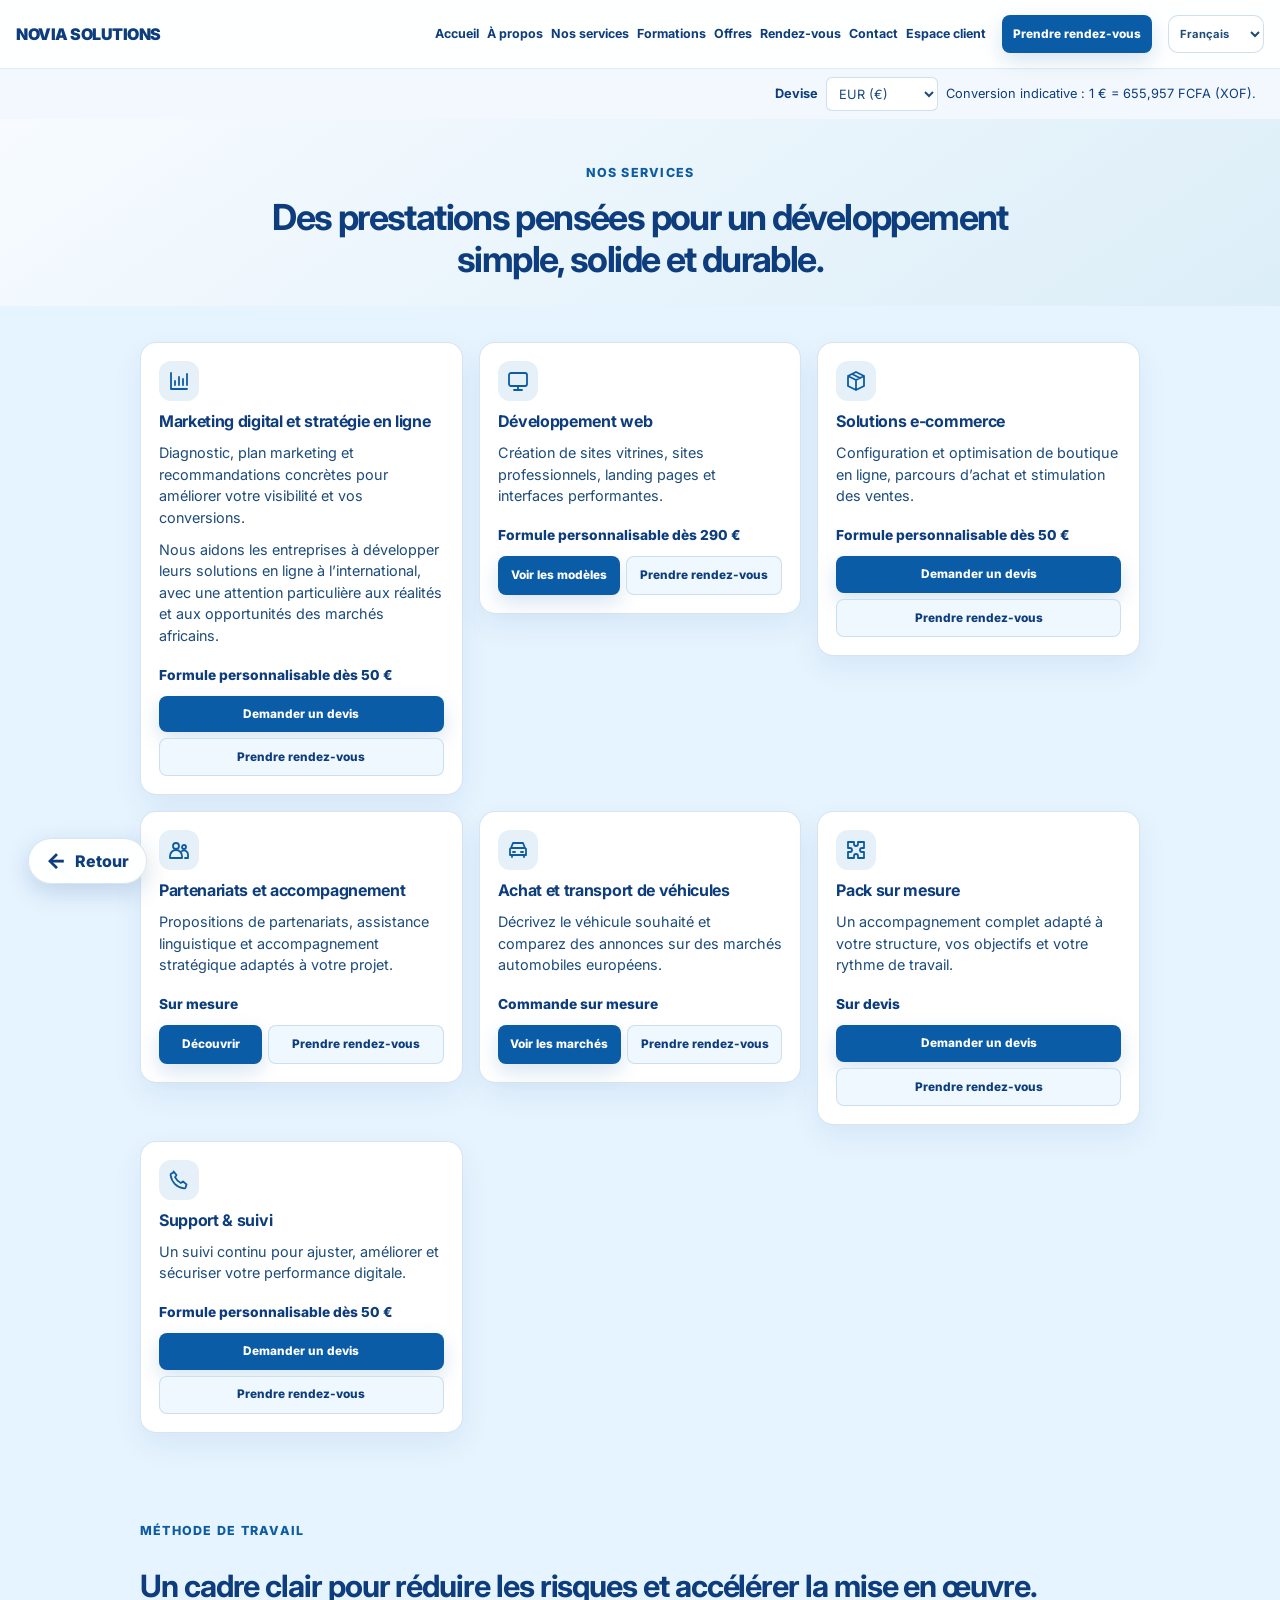
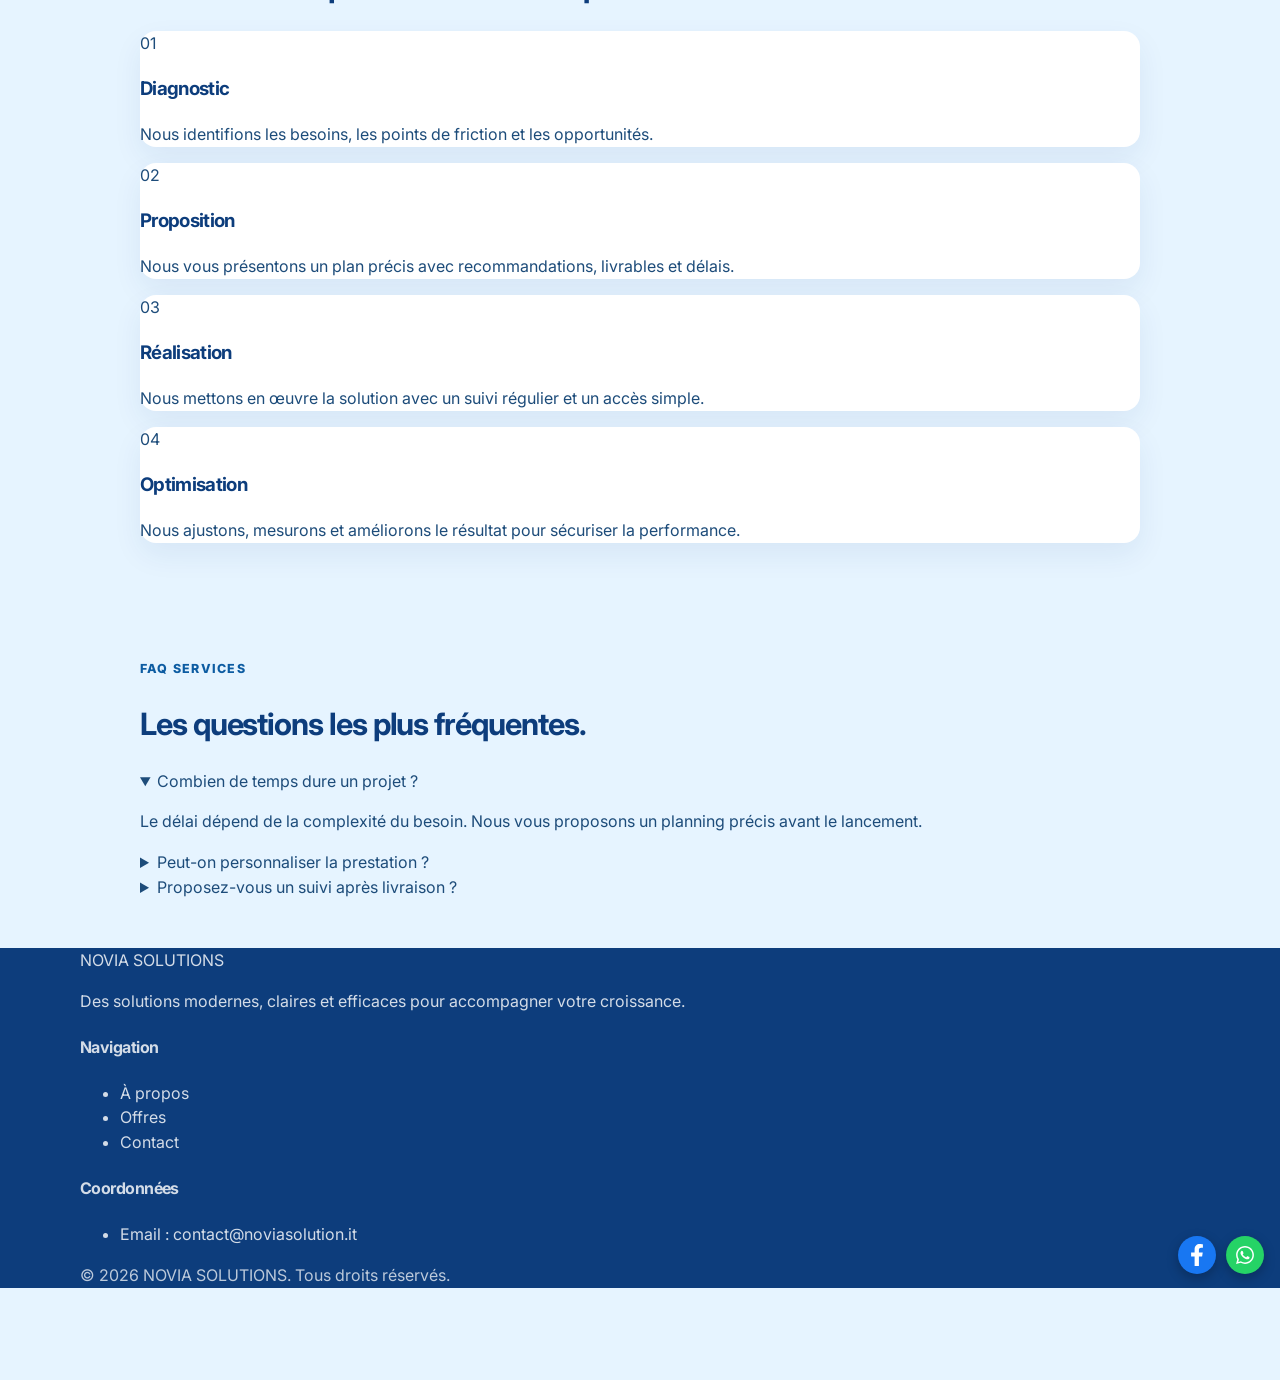
<file: services.html>
<!DOCTYPE html>
<html lang="fr">
  <head>
    <meta charset="UTF-8" />
    <meta name="viewport" content="width=device-width, initial-scale=1.0" />
    <title>Nos services | NOVIA SOLUTIONS</title>
    <meta name="description" content="Découvrez les services de NOVIA SOLUTIONS : stratégie, accompagnement, développement web et solutions sur mesure." />
    <link rel="preconnect" href="https://fonts.googleapis.com" />
    <link rel="preconnect" href="https://fonts.gstatic.com" crossorigin />
    <link href="https://fonts.googleapis.com/css2?family=Inter:wght@400;500;600;700;800&display=swap" rel="stylesheet" />
    <link rel="stylesheet" href="styles.css?v=compact-20261118" />
  </head>
  <body class="services-page">
    <header class="site-header">
      <div class="container nav-wrap">
        <a href="index.html" class="brand" aria-label="NOVIA SOLUTIONS">
          <span class="brand-text">NOVIA SOLUTIONS</span>
        </a>
        <button class="nav-toggle" aria-label="Ouvrir le menu">☰</button>
        <nav class="main-nav">
          <a href="index.html">Accueil</a>
          <a href="about.html">À propos</a>
          <a href="services.html">Nos services</a>
          <a href="formations.html">Formations</a>
          <a href="products.html">Offres</a>
          <a href="appointment.html#availabilityCalendar">Rendez-vous</a>
          <a href="contact.html">Contact</a>
          <a href="client.html">Espace client</a>
        </nav>
        <a class="btn btn-primary nav-cta" href="appointment.html#availabilityCalendar">Prendre rendez-vous</a>
      </div>
    </header>

    <main>
      <section class="page-hero small-hero">
        <div class="container thin-container">
          <span class="eyebrow">Nos services</span>
          <h1>Des prestations pensées pour un développement simple, solide et durable.</h1>
        </div>
      </section>

      <section class="section services-section">
        <div class="container">
          <div class="cards-grid service-grid">
            <article class="service-card" id="marketing-digital">
              <div class="icon" aria-hidden="true"><svg class="site-icon"><use href="assets/icons.svg#chart"></use></svg></div>
              <h3>Marketing digital et stratégie en ligne</h3>
              <p>Diagnostic, plan marketing et recommandations concrètes pour améliorer votre visibilité et vos conversions.</p>
              <p>Nous aidons les entreprises à développer leurs solutions en ligne à l’international, avec une attention particulière aux réalités et aux opportunités des marchés africains.</p>
              <div class="card-price" data-currency-convert>Formule personnalisable dès 50 €</div>
              <div class="card-actions">
                <a href="contact.html?service=Strat%C3%A9gie%20digitale&amp;subject=Marketing%20digital%20et%20solutions%20en%20ligne" class="btn btn-primary small">Demander un devis</a>
                <a href="appointment.html#availabilityCalendar" class="btn btn-secondary small">Prendre rendez-vous</a>
              </div>
            </article>

            <article class="service-card">
              <div class="icon" aria-hidden="true"><svg class="site-icon"><use href="assets/icons.svg#computer"></use></svg></div>
              <h3>Développement web</h3>
              <p>Création de sites vitrines, sites professionnels, landing pages et interfaces performantes.</p>
              <div class="card-price" data-currency-convert>Formule personnalisable dès 290 €</div>
              <div class="card-actions">
                <a href="propositions.html#sites-web" class="btn btn-primary small">Voir les modèles</a>
                <a href="appointment.html#availabilityCalendar" class="btn btn-secondary small">Prendre rendez-vous</a>
              </div>
            </article>

            <article class="service-card">
              <div class="icon" aria-hidden="true"><svg class="site-icon"><use href="assets/icons.svg#package"></use></svg></div>
              <h3>Solutions e-commerce</h3>
              <p>Configuration et optimisation de boutique en ligne, parcours d’achat et stimulation des ventes.</p>
              <div class="card-price" data-currency-convert>Formule personnalisable dès 50 €</div>
              <div class="card-actions">
                <a href="contact.html" class="btn btn-primary small">Demander un devis</a>
                <a href="appointment.html#availabilityCalendar" class="btn btn-secondary small">Prendre rendez-vous</a>
              </div>
            </article>

            <article class="service-card">
              <div class="icon" aria-hidden="true"><svg class="site-icon"><use href="assets/icons.svg#partners"></use></svg></div>
              <h3>Partenariats et accompagnement</h3>
              <p>Propositions de partenariats, assistance linguistique et accompagnement stratégique adaptés à votre projet.</p>
              <div class="card-price">Sur mesure</div>
              <div class="card-actions">
                <a href="propositions.html#partenariats" class="btn btn-primary small">Découvrir</a>
                <a href="appointment.html#availabilityCalendar" class="btn btn-secondary small">Prendre rendez-vous</a>
              </div>
            </article>

            <article class="service-card">
              <div class="icon" aria-hidden="true"><svg class="site-icon"><use href="assets/icons.svg#car"></use></svg></div>
              <h3>Achat et transport de véhicules</h3>
              <p>Décrivez le véhicule souhaité et comparez des annonces sur des marchés automobiles européens.</p>
              <div class="card-price">Commande sur mesure</div>
              <div class="card-actions">
                <a href="propositions.html#vehicules" class="btn btn-primary small">Voir les marchés</a>
                <a href="appointment.html#availabilityCalendar" class="btn btn-secondary small">Prendre rendez-vous</a>
              </div>
            </article>

            <article class="service-card">
              <div class="icon" aria-hidden="true"><svg class="site-icon"><use href="assets/icons.svg#puzzle"></use></svg></div>
              <h3>Pack sur mesure</h3>
              <p>Un accompagnement complet adapté à votre structure, vos objectifs et votre rythme de travail.</p>
              <div class="card-price">Sur devis</div>
              <div class="card-actions">
                <a href="contact.html" class="btn btn-primary small">Demander un devis</a>
                <a href="appointment.html#availabilityCalendar" class="btn btn-secondary small">Prendre rendez-vous</a>
              </div>
            </article>

            <article class="service-card">
              <div class="icon" aria-hidden="true"><svg class="site-icon"><use href="assets/icons.svg#phone"></use></svg></div>
              <h3>Support & suivi</h3>
              <p>Un suivi continu pour ajuster, améliorer et sécuriser votre performance digitale.</p>
              <div class="card-price" data-currency-convert>Formule personnalisable dès 50 €</div>
              <div class="card-actions">
                <a href="contact.html" class="btn btn-primary small">Demander un devis</a>
                <a href="appointment.html#availabilityCalendar" class="btn btn-secondary small">Prendre rendez-vous</a>
              </div>
            </article>
          </div>
        </div>
      </section>

      <section class="section muted">
        <div class="container">
          <div class="section-heading left-aligned">
            <span class="eyebrow">Méthode de travail</span>
            <h2>Un cadre clair pour réduire les risques et accélérer la mise en œuvre.</h2>
          </div>

          <div class="timeline">
            <div class="timeline-step">
              <span>01</span>
              <h3>Diagnostic</h3>
              <p>Nous identifions les besoins, les points de friction et les opportunités.</p>
            </div>
            <div class="timeline-step">
              <span>02</span>
              <h3>Proposition</h3>
              <p>Nous vous présentons un plan précis avec recommandations, livrables et délais.</p>
            </div>
            <div class="timeline-step">
              <span>03</span>
              <h3>Réalisation</h3>
              <p>Nous mettons en œuvre la solution avec un suivi régulier et un accès simple.</p>
            </div>
            <div class="timeline-step">
              <span>04</span>
              <h3>Optimisation</h3>
              <p>Nous ajustons, mesurons et améliorons le résultat pour sécuriser la performance.</p>
            </div>
          </div>
        </div>
      </section>

      <section class="section faq-section">
        <div class="container faq-wrap">
          <div class="section-heading left-aligned">
            <span class="eyebrow">FAQ services</span>
            <h2>Les questions les plus fréquentes.</h2>
          </div>
          <div class="faq-list">
            <details open>
              <summary>Combien de temps dure un projet ?</summary>
              <p>Le délai dépend de la complexité du besoin. Nous vous proposons un planning précis avant le lancement.</p>
            </details>
            <details>
              <summary>Peut-on personnaliser la prestation ?</summary>
              <p>Oui. Chaque service peut être adapté selon le contexte, le budget et les objectifs de votre entreprise.</p>
            </details>
            <details>
              <summary>Proposez-vous un suivi après livraison ?</summary>
              <p>Oui. Nous assurons un accompagnement et un support de suivi selon le format choisi.</p>
            </details>
          </div>
        </div>
      </section>
    </main>

    <footer class="site-footer">
      <div class="container footer-grid">
        <div>
          <a href="index.html" class="brand" aria-label="NOVIA SOLUTIONS">
            <span class="brand-text">NOVIA SOLUTIONS</span>
          </a>
          <p>Des solutions modernes, claires et efficaces pour accompagner votre croissance.</p>
        </div>
        <div>
          <h4>Navigation</h4>
          <ul>
            <li><a href="about.html">À propos</a></li>
            <li><a href="products.html">Offres</a></li>
            <li><a href="contact.html">Contact</a></li>
          </ul>
        </div>
        <div>
          <h4>Coordonnées</h4>
          <ul>
            <li>Email : <a href="mailto:contact@noviasolution.it">contact@noviasolution.it</a></li>
          </ul>
        </div>
      </div>
      <div class="footer-bottom">
        <div class="container">
          <p>© <span id="year"></span> NOVIA SOLUTIONS. Tous droits réservés.</p>
        </div>
      </div>
    </footer>

    <script src="i18n.js?v=accueil-20261120"></script>
    <script src="script.js"></script>
  </body>
</html>
</file>
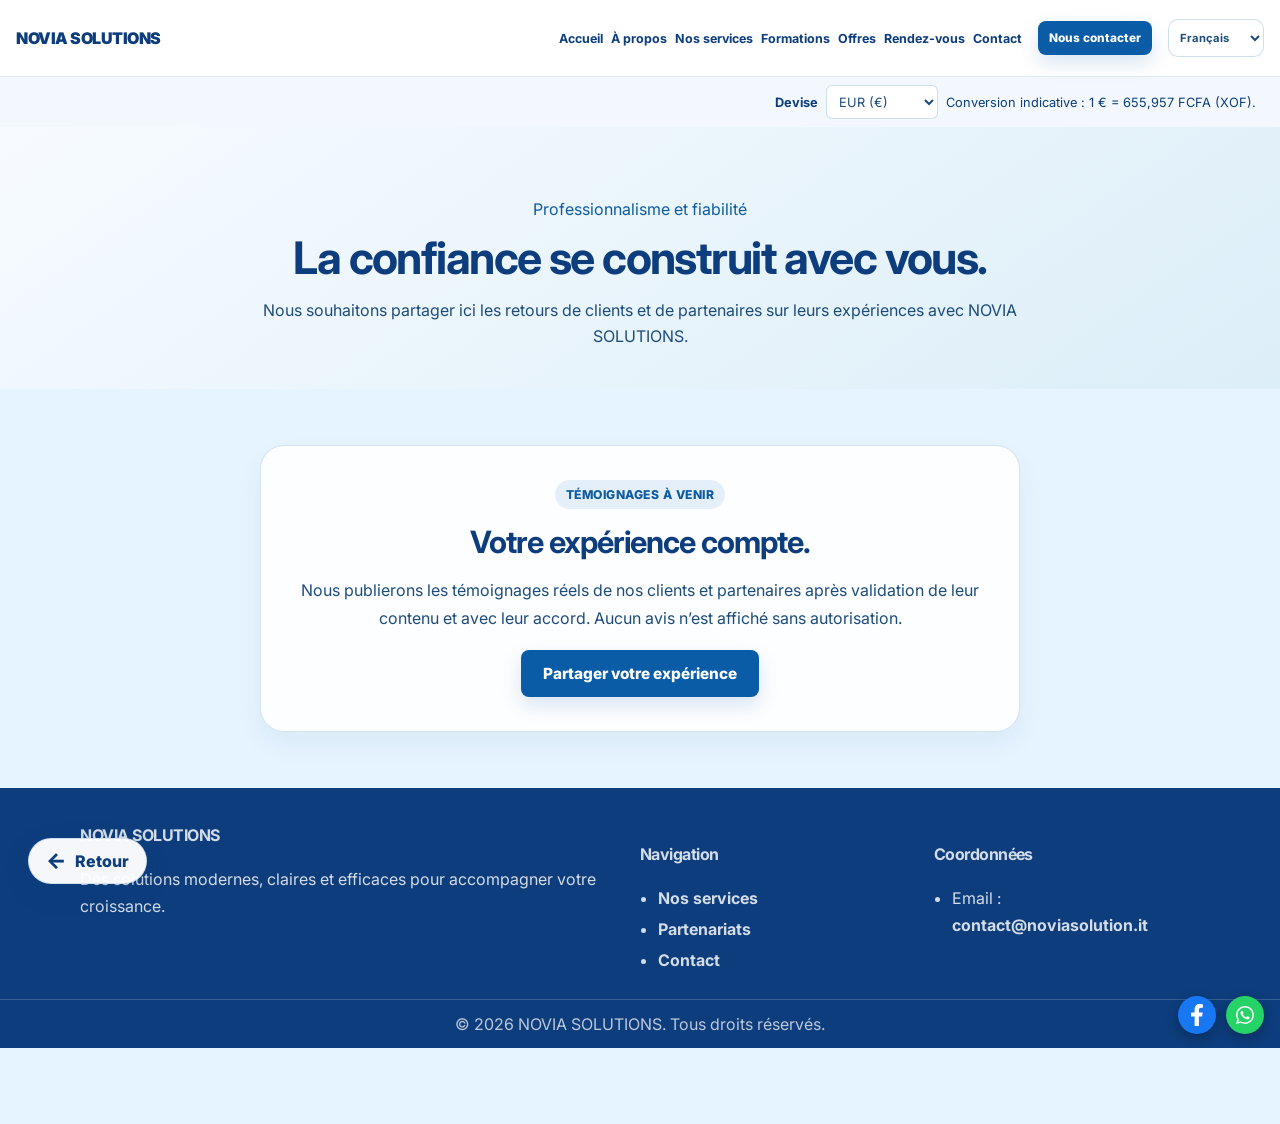
<file: temoignages.html>
<!DOCTYPE html>
<html lang="fr">
  <head>
    <meta charset="UTF-8" />
    <meta name="viewport" content="width=device-width, initial-scale=1.0" />
    <title>Témoignages | NOVIA SOLUTIONS</title>
    <meta name="description" content="Les témoignages de clients et partenaires de NOVIA SOLUTIONS seront publiés avec leur accord." />
    <link rel="preconnect" href="https://fonts.googleapis.com" />
    <link rel="preconnect" href="https://fonts.gstatic.com" crossorigin />
    <link href="https://fonts.googleapis.com/css2?family=Inter:wght@400;500;600;700;800&display=swap" rel="stylesheet" />
    <link rel="stylesheet" href="styles.css" />
  </head>
  <body class="solutions-page">
    <header class="site-header">
      <div class="container nav-wrap">
        <a href="index.html" class="brand" aria-label="NOVIA SOLUTIONS">
          <span class="brand-text">NOVIA SOLUTIONS</span>
        </a>
        <button class="nav-toggle" aria-label="Ouvrir le menu" aria-expanded="false">☰</button>
        <nav class="main-nav" aria-label="Navigation principale">
          <a href="index.html">Accueil</a>
          <a href="about.html">À propos</a>
          <a href="services.html">Nos services</a>
          <a href="formations.html">Formations</a>
          <a href="products.html">Offres</a>
          <a href="appointment.html#availabilityCalendar">Rendez-vous</a>
          <a href="contact.html">Contact</a>
        </nav>
        <a class="btn btn-primary nav-cta" href="contact.html">Nous contacter</a>
      </div>
    </header>

    <main>
      <section class="solutions-hero">
        <div class="container">
          <span class="eyebrow">Professionnalisme et fiabilité</span>
          <h1>La confiance se construit avec vous.</h1>
          <p>Nous souhaitons partager ici les retours de clients et de partenaires sur leurs expériences avec NOVIA SOLUTIONS.</p>
        </div>
      </section>

      <section class="solution-section container">
        <div class="testimonial-pending">
          <span class="coming-soon-label">Témoignages à venir</span>
          <h2>Votre expérience compte.</h2>
          <p>Nous publierons les témoignages réels de nos clients et partenaires après validation de leur contenu et avec leur accord. Aucun avis n’est affiché sans autorisation.</p>
          <a class="btn btn-primary" href="contact.html?service=Partenariat%20%26%20accompagnement&amp;subject=T%C3%A9moignage%20client%20ou%20partenaire&amp;message=Je%20souhaite%20partager%20mon%20exp%C3%A9rience%20avec%20NOVIA%20SOLUTIONS.%20Vous%20pouvez%20me%20contacter%20pour%20valider%20le%20texte%20et%20mon%20accord%20de%20publication.">Partager votre expérience</a>
        </div>
      </section>
    </main>

    <footer class="site-footer">
      <div class="container footer-grid">
        <div>
          <a href="index.html" class="brand" aria-label="NOVIA SOLUTIONS"><span class="brand-text">NOVIA SOLUTIONS</span></a>
          <p>Des solutions modernes, claires et efficaces pour accompagner votre croissance.</p>
        </div>
        <div>
          <h4>Navigation</h4>
          <ul>
            <li><a href="services.html">Nos services</a></li>
            <li><a href="propositions.html#partenariats">Partenariats</a></li>
            <li><a href="contact.html">Contact</a></li>
          </ul>
        </div>
        <div>
          <h4>Coordonnées</h4>
          <ul><li>Email : <a href="mailto:contact@noviasolution.it">contact@noviasolution.it</a></li></ul>
        </div>
      </div>
      <div class="footer-bottom"><div class="container"><p>© <span id="year"></span> NOVIA SOLUTIONS. Tous droits réservés.</p></div></div>
    </footer>
    <script src="i18n.js"></script>
    <script src="script.js"></script>
  </body>
</html>
</file>
<file: styles.css>
* {
  box-sizing: border-box;
}

.site-icon {
  display: block;
  width: 24px;
  height: 24px;
  fill: none;
  stroke: currentColor;
  stroke-width: 1.8;
  stroke-linecap: round;
  stroke-linejoin: round;
}

.feature-item > span .site-icon {
  margin: 0 auto;
}

.currency-bar {
  display: flex;
  flex-wrap: wrap;
  align-items: center;
  justify-content: flex-end;
  gap: 8px;
  padding: 8px 24px;
  background: #f2f8fd;
  color: #0d3d7c;
  font-size: 0.8rem;
}

.currency-bar select {
  min-height: 34px;
  padding: 4px 8px;
  border: 1px solid rgba(10, 95, 163, 0.22);
  border-radius: 6px;
  background: #fff;
  color: inherit;
  font: inherit;
}

.currency-bar label {
  font-weight: 700;
}

.language-switcher {
  position: relative;
  z-index: 25;
  flex: 0 0 auto;
}

.language-switcher select {
  min-height: 38px;
  max-width: 124px;
  padding: 0 28px 0 10px;
  border: 1px solid rgba(10, 95, 163, 0.22);
  border-radius: 10px;
  background: #fff;
  color: #0d3d7c;
  font: inherit;
  font-size: 0.86rem;
  font-weight: 700;
  cursor: pointer;
}

.language-switcher select:focus-visible {
  outline: 3px solid #0c6cc2;
  outline-offset: 3px;
}

.landing-page-body .language-switcher {
  position: absolute;
  top: 12px;
  right: clamp(12px, 3vw, 36px);
}

html {
  scroll-behavior: smooth;
}

body {
  margin: 0;
  font-family: 'Inter', sans-serif;
  background: #e6f4ff;
  color: #1d4c7a;
}

.container {
  width: min(1120px, calc(100% - 32px));
  margin-inline: auto;
}

.site-header .nav-wrap {
  position: relative;
  display: flex;
  min-height: 76px;
  align-items: center;
  gap: 16px;
}

.site-header .brand {
  flex: 0 0 auto;
  color: #0d3d7c;
  font-weight: 900;
  letter-spacing: -0.03em;
  text-decoration: none;
}

.site-header .main-nav {
  display: flex;
  flex-wrap: nowrap;
  align-items: center;
  justify-content: flex-end;
  gap: clamp(12px, 0.9vw, 14px);
  margin-left: auto;
}

.site-header .main-nav a {
  color: #1d4c7a;
  font-weight: 700;
  text-decoration: none;
  white-space: nowrap;
}

.site-header .nav-toggle {
  display: none;
}

.site-header .nav-cta {
  flex: 0 0 auto;
  padding-inline: 0.75rem;
  white-space: nowrap;
}

.site-back-button {
  position: fixed;
  z-index: 30;
  bottom: calc(16px + env(safe-area-inset-bottom, 0px));
  left: clamp(12px, 3vw, 28px);
  display: inline-flex;
  min-height: 46px;
  align-items: center;
  justify-content: center;
  gap: 9px;
  padding: 0 17px;
  border: 1px solid rgba(10, 95, 163, 0.2);
  border-radius: 999px;
  background: rgba(255, 255, 255, 0.96);
  box-shadow: 0 8px 24px rgba(13, 61, 124, 0.18);
  color: #0d3d7c;
  font: inherit;
  font-weight: 800;
  cursor: pointer;
  transition: transform 0.2s ease, box-shadow 0.2s ease;
}

body.has-site-back-button {
  padding-bottom: 76px;
}

.site-back-button:hover {
  transform: translateY(-2px);
  box-shadow: 0 12px 28px rgba(13, 61, 124, 0.22);
}

.site-back-button:focus-visible {
  outline: 3px solid #0c6cc2;
  outline-offset: 3px;
}

.site-back-button span:first-child {
  font-size: 1.35rem;
  line-height: 1;
}

.thin-container {
  max-width: 760px;
}

.training-entry {
  color: inherit;
  text-decoration: none;
}

.training-entry:focus-visible {
  outline: 3px solid #0d5ca2;
  outline-offset: 4px;
}

.training-entry-link {
  color: #0d5ca2;
  font-weight: 800;
}

.service-item-link {
  color: inherit;
  text-decoration: none;
}

.service-item-link:focus-visible {
  outline: 3px solid #0d5ca2;
  outline-offset: 4px;
}

.training-page {
  min-height: 70vh;
}

.training-hero {
  padding: clamp(44px, 8vw, 88px) 0 36px;
  text-align: center;
}

.training-hero h1 {
  margin: 12px 0;
  color: #0d3d7c;
  font-size: clamp(2rem, 5vw, 3.5rem);
  line-height: 1.12;
  letter-spacing: -0.045em;
}

.training-hero p {
  max-width: 650px;
  margin: 0 auto;
  color: #1d4c7a;
  font-size: 1.05rem;
  line-height: 1.65;
}

.training-section {
  display: grid;
  grid-template-columns: repeat(3, minmax(0, 1fr));
  align-items: stretch;
  gap: 20px;
  padding-bottom: 64px;
}

.training-card {
  display: flex;
  min-width: 0;
  flex-direction: column;
  align-items: flex-start;
  padding: clamp(20px, 3vw, 30px);
  border: 1px solid rgba(10, 95, 163, 0.18);
  border-radius: 24px;
  background: rgba(255, 255, 255, 0.88);
  box-shadow: 0 14px 30px rgba(13, 61, 124, 0.08);
}

.training-card-icon {
  display: grid;
  width: 58px;
  height: 58px;
  margin-bottom: 18px;
  place-items: center;
  border-radius: 18px;
  background: rgba(12, 108, 194, 0.1);
  font-size: 1.8rem;
}

.training-category {
  color: #0d5ca2;
  font-size: 0.76rem;
  font-weight: 800;
  letter-spacing: 0.08em;
  text-transform: uppercase;
}

.training-card h2 {
  margin: 10px 0;
  color: #0d3d7c;
  font-size: clamp(1.25rem, 2vw, 1.65rem);
  line-height: 1.25;
}

.training-card p,
.training-card li {
  color: #1d4c7a;
  line-height: 1.6;
}

.training-card p {
  margin: 0;
}

.training-card ul {
  display: grid;
  gap: 8px;
  margin: 18px 0 24px;
  padding-left: 20px;
}

.training-card .btn {
  width: 100%;
  margin-top: auto;
  text-align: center;
  text-decoration: none;
}

.training-contact {
  padding: 46px 0;
  background: rgba(255, 255, 255, 0.52);
  text-align: center;
}

.training-contact h2 {
  margin: 0;
  color: #0d3d7c;
  font-size: clamp(1.5rem, 3vw, 2rem);
}

.training-contact p {
  margin: 12px auto 20px;
  color: #1d4c7a;
}

.solutions-page .site-header {
  position: sticky;
  top: 0;
  z-index: 20;
  border-bottom: 1px solid rgba(10, 95, 163, 0.12);
  background: rgba(255, 255, 255, 0.95);
  backdrop-filter: blur(12px);
}

.solutions-page .nav-wrap {
  position: relative;
  display: flex;
  min-height: 76px;
  align-items: center;
  gap: 16px;
}

.solutions-page .brand {
  flex: 0 0 auto;
  color: #0d3d7c;
  font-weight: 900;
  letter-spacing: -0.03em;
  text-decoration: none;
}

.solutions-page .main-nav {
  display: flex;
  flex-wrap: nowrap;
  align-items: center;
  justify-content: flex-end;
  gap: 12px;
  margin-left: auto;
}

.solutions-page .main-nav a,
.solutions-page .footer-grid a {
  color: #1d4c7a;
  font-weight: 700;
  text-decoration: none;
}

.solutions-page .main-nav a {
  white-space: nowrap;
}

.solutions-page .main-nav a:hover,
.solutions-page .footer-grid a:hover {
  color: #0c6cc2;
}

.solutions-page .nav-toggle {
  display: none;
}

.solutions-page .nav-cta {
  flex: 0 0 auto;
  white-space: nowrap;
  text-decoration: none;
}

.solutions-hero {
  padding: clamp(56px, 8vw, 100px) 0 52px;
  background: linear-gradient(145deg, rgba(255, 255, 255, 0.76), rgba(191, 234, 247, 0.58));
  text-align: center;
}

.solutions-hero h1 {
  max-width: 860px;
  margin: 14px auto;
  color: #0d3d7c;
  font-size: clamp(2.2rem, 5vw, 4rem);
  line-height: 1.08;
  letter-spacing: -0.055em;
}

.solutions-hero p,
.solution-heading p {
  max-width: 760px;
  margin: 0 auto;
  color: #1d4c7a;
  font-size: 1.05rem;
  line-height: 1.7;
}

.solution-shortcuts {
  display: flex;
  flex-wrap: wrap;
  justify-content: center;
  gap: 10px;
  margin-top: 28px;
}

.solution-shortcuts a {
  padding: 10px 15px;
  border: 1px solid rgba(10, 95, 163, 0.18);
  border-radius: 999px;
  background: rgba(255, 255, 255, 0.8);
  color: #0d3d7c;
  font-size: 0.9rem;
  font-weight: 700;
  text-decoration: none;
}

.solution-section {
  padding-top: clamp(48px, 7vw, 76px);
  padding-bottom: clamp(48px, 7vw, 76px);
  scroll-margin-top: 90px;
}

.solution-band {
  padding: clamp(42px, 6vw, 66px) 0;
  background: rgba(255, 255, 255, 0.58);
  scroll-margin-top: 90px;
}

.solution-heading {
  margin-bottom: 26px;
  text-align: center;
}

.solution-heading h2 {
  margin: 10px auto;
  color: #0d3d7c;
  font-size: clamp(1.7rem, 3.5vw, 2.5rem);
  line-height: 1.18;
  letter-spacing: -0.035em;
}

.starting-price {
  display: grid;
  justify-items: center;
  gap: 5px;
  width: min(520px, 100%);
  margin: 0 auto 28px;
  padding: 22px;
  border: 1px solid rgba(10, 95, 163, 0.2);
  border-radius: 20px;
  background: rgba(255, 255, 255, 0.9);
  color: #1d4c7a;
  text-align: center;
}

.starting-price strong {
  color: #0d3d7c;
  font-size: clamp(1.6rem, 4vw, 2.25rem);
}

.proposal-grid {
  display: grid;
  grid-template-columns: repeat(3, minmax(0, 1fr));
  gap: 18px;
  margin-bottom: 24px;
}

.partnership-grid {
  grid-template-columns: repeat(4, minmax(0, 1fr));
}

.service-card[id] {
  scroll-margin-top: 100px;
}

.proposal-card {
  min-width: 0;
  padding: clamp(20px, 3vw, 28px);
  border: 1px solid rgba(10, 95, 163, 0.16);
  border-radius: 22px;
  background: rgba(255, 255, 255, 0.9);
  box-shadow: 0 12px 26px rgba(13, 61, 124, 0.06);
}

.proposal-number,
.proposal-icon {
  display: inline-grid;
  width: 44px;
  height: 44px;
  margin-bottom: 12px;
  place-items: center;
  border-radius: 14px;
  background: rgba(12, 108, 194, 0.1);
  color: #0d5ca2;
  font-size: 1.2rem;
  font-weight: 900;
}

.proposal-card h3 {
  margin: 0 0 10px;
  color: #0d3d7c;
  font-size: 1.2rem;
}

.proposal-card p,
.proposal-card li,
.solution-note {
  color: #1d4c7a;
  line-height: 1.6;
}

.proposal-card p {
  margin: 0;
}

.proposal-card ul {
  display: grid;
  gap: 7px;
  margin: 16px 0 0;
  padding-left: 20px;
}

.solution-note {
  margin: 18px 0 24px;
  font-size: 0.9rem;
}

.solutions-page .solution-section > .btn,
.solutions-page .solution-band .container > .btn {
  display: flex;
  width: fit-content;
  max-width: 100%;
  margin-inline: auto;
  text-align: center;
  text-decoration: none;
}

.marketplace-grid {
  display: grid;
  grid-template-columns: repeat(4, minmax(0, 1fr));
  gap: 12px;
}

.marketplace-link {
  position: relative;
  display: grid;
  min-width: 0;
  gap: 5px;
  padding: 18px 42px 18px 18px;
  border: 1px solid rgba(10, 95, 163, 0.16);
  border-radius: 16px;
  background: rgba(255, 255, 255, 0.9);
  color: #1d4c7a;
  text-decoration: none;
  transition: transform 0.2s ease, box-shadow 0.2s ease;
}

.marketplace-link:hover {
  transform: translateY(-2px);
  box-shadow: 0 12px 24px rgba(13, 61, 124, 0.1);
}

.marketplace-link strong {
  color: #0d3d7c;
}

.marketplace-priority {
  width: fit-content;
  padding: 4px 8px;
  border-radius: 999px;
  background: rgba(12, 108, 194, 0.1);
  color: #0d5ca2;
  font-size: 0.66rem;
  font-weight: 800;
  letter-spacing: 0.04em;
  text-transform: uppercase;
}

.marketplace-link span:not(.marketplace-arrow) {
  font-size: 0.86rem;
  line-height: 1.4;
}

.marketplace-link .marketplace-priority {
  font-size: 0.66rem;
}

.marketplace-arrow {
  position: absolute;
  top: 18px;
  right: 16px;
  color: #0d5ca2;
  font-weight: 800;
}

.solutions-page .site-footer {
  padding-top: 34px;
  background: #0d3d7c;
  color: #fff;
}

.solutions-page .footer-grid {
  display: grid;
  grid-template-columns: 2fr 1fr 1fr;
  gap: 28px;
  padding-bottom: 24px;
}

.solutions-page .footer-grid .brand,
.solutions-page .footer-grid h4 {
  color: #fff;
}

.solutions-page .footer-grid p,
.solutions-page .footer-grid li,
.solutions-page .footer-grid a {
  color: rgba(255, 255, 255, 0.82);
  line-height: 1.7;
}

.solutions-page .footer-grid ul {
  display: grid;
  gap: 4px;
  margin: 0;
  padding-left: 18px;
}

.solutions-page .footer-bottom {
  border-top: 1px solid rgba(255, 255, 255, 0.18);
  color: rgba(255, 255, 255, 0.78);
}

.solutions-page .footer-bottom p {
  margin: 0;
  padding: 14px 0;
  text-align: center;
}

img {
  max-width: 100%;
  display: block;
}

button,
input,
textarea,
select {
  font: inherit;
}

button {
  cursor: pointer;
}

.btn {
  display: inline-flex;
  align-items: center;
  justify-content: center;
  border: none;
  border-radius: 12px;
  padding: 0.9rem 1.4rem;
  font-weight: 800;
  font-size: 0.96rem;
  text-transform: uppercase;
  letter-spacing: 0.04em;
  transition: transform 0.2s ease, box-shadow 0.2s ease, filter 0.2s ease;
}

.btn:hover {
  transform: translateY(-1px);
  filter: brightness(1.03);
}

.btn-primary {
  background: linear-gradient(180deg, #0c8fe7, #0b5ca6);
  color: #fff;
  box-shadow: 0 10px 22px rgba(11, 92, 166, 0.18);
}

.btn-secondary {
  background: rgba(10, 95, 163, 0.08);
  color: #0d3d7c;
  border: 1px solid rgba(10, 95, 163, 0.18);
}

.btn-block {
  width: 100%;
}

.form-message {
  min-height: 1.2rem;
  font-size: 0.82rem;
  font-weight: 700;
  margin-top: 0.4rem;
}

.form-message-error {
  color: #a62121;
}

.form-success {
  min-height: 1.2rem;
  margin: 0;
  color: #176b43;
  font-weight: 700;
  line-height: 1.5;
}

.form-success.form-message-error {
  color: #a62121;
}

.attachment-help,
.contact-delivery-note {
  margin: -0.5rem 0 0;
  color: #55718b;
  font-size: 0.86rem;
  line-height: 1.5;
}

.attachment-list {
  display: grid;
  gap: 5px;
  margin: -0.4rem 0 0;
  padding-left: 20px;
  color: #1d4c7a;
  font-size: 0.9rem;
  overflow-wrap: anywhere;
}

.contact-delivery-note {
  margin: 0;
}

.contact-page .contact-section {
  padding: 18px 0 clamp(40px, 7vw, 80px);
}

.contact-page .contact-grid {
  display: grid;
  grid-template-columns: minmax(230px, 0.75fr) minmax(0, 1.25fr);
  align-items: start;
  gap: clamp(18px, 3vw, 32px);
}

.contact-page .contact-info,
.contact-page .form-card {
  min-width: 0;
  padding: clamp(18px, 3vw, 30px);
  border: 1px solid rgba(10, 95, 163, 0.16);
  border-radius: 22px;
  background: rgba(255, 255, 255, 0.9);
  box-shadow: 0 16px 34px rgba(13, 61, 124, 0.08);
}

.contact-page .contact-info h3 {
  margin: 0 0 16px;
  color: #0d3d7c;
  font-size: 1.35rem;
}

.contact-page .contact-info ul {
  display: grid;
  gap: 12px;
  margin: 0;
  padding-left: 20px;
  color: #1d4c7a;
  line-height: 1.5;
  overflow-wrap: anywhere;
}

.contact-page .contact-info a {
  color: #0d3d7c;
  font-weight: 700;
}

.contact-page .form-card {
  display: grid;
  gap: 16px;
}

.contact-page .form-card .form-row {
  display: grid;
  grid-template-columns: repeat(2, minmax(0, 1fr));
  gap: 14px;
}

.contact-page .form-card label:not(.checkbox-row) {
  display: grid;
  min-width: 0;
  gap: 7px;
  color: #0d3d7c;
  font-size: 0.9rem;
  font-weight: 700;
}

.contact-page .form-card input:not([type="checkbox"]),
.contact-page .form-card input[type="file"],
.contact-page .form-card select,
.contact-page .form-card textarea {
  display: block;
  width: 100%;
  min-width: 0;
  max-width: 100%;
  border: 1px solid rgba(10, 95, 163, 0.18);
  border-radius: 12px;
  background: rgba(241, 247, 255, 0.9);
  padding: 0.8rem 0.9rem;
  color: #0d1b2a;
}

.contact-page .form-card select {
  text-overflow: ellipsis;
}

.contact-page .form-card textarea {
  resize: vertical;
}

.contact-page .file-upload-field {
  display: grid;
  min-width: 0;
  gap: 8px;
}

.contact-page .file-upload-field > label {
  color: #0d3d7c;
  font-size: 0.9rem;
  font-weight: 700;
}

.contact-page .form-card input[type="file"] {
  padding: 0.55rem;
  font-size: 0.84rem;
}

.contact-page .attachment-help,
.contact-page .attachment-list {
  margin: 0;
  font-size: 0.76rem;
  line-height: 1.4;
}

.contact-page .attachment-list {
  gap: 3px;
  padding-left: 18px;
  overflow-wrap: anywhere;
}

.contact-page .file-upload-field .form-message {
  margin: 0;
}

.contact-page .contact-delivery-note {
  font-size: 0.78rem;
}

.contact-page .checkbox-row {
  display: flex;
  min-width: 0;
  align-items: flex-start;
  gap: 10px;
  color: #1d4c7a;
  font-size: 0.88rem;
  line-height: 1.5;
}

.contact-page .checkbox-row input {
  flex: 0 0 auto;
  margin-top: 3px;
}

.contact-page .form-card > .btn {
  width: 100%;
}

.contact-page .site-footer .footer-grid ul {
  display: grid;
  gap: 4px;
  padding-left: 18px;
}

.contact-page .site-footer .footer-grid a {
  overflow-wrap: anywhere;
}

.payment-modal {
  position: fixed;
  inset: 0;
  display: none;
  align-items: center;
  justify-content: center;
  z-index: 1000;
}

.payment-modal.open {
  display: flex;
}

.payment-modal-backdrop {
  position: absolute;
  inset: 0;
  background: rgba(8, 26, 43, 0.6);
}

.payment-modal-content {
  position: relative;
  z-index: 1;
  width: min(560px, calc(100% - 24px));
  background: rgba(255, 255, 255, 0.96);
  border: 1px solid rgba(10, 95, 163, 0.16);
  border-radius: 26px;
  box-shadow: 0 30px 80px rgba(1, 33, 59, 0.24);
  padding: 2rem 1.5rem 1.5rem;
}

.payment-modal-header {
  text-align: center;
  margin-bottom: 1.4rem;
}

.payment-modal-header h3 {
  margin: 0.8rem 0 0;
  color: #0d3d7c;
  font-size: clamp(1.6rem, 2vw, 2.3rem);
  letter-spacing: -0.04em;
}

.close-modal {
  position: absolute;
  top: 14px;
  right: 16px;
  width: 38px;
  height: 38px;
  border: none;
  border-radius: 50%;
  background: rgba(10, 95, 163, 0.08);
  color: #0d3d7c;
  font-size: 1.8rem;
  line-height: 1;
}

.payment-step,
.payment-success {
  display: block;
}

.hidden {
  display: none;
}

.payment-form {
  display: grid;
  gap: 1rem;
}

.field-group {
  display: grid;
  gap: 0.45rem;
}

.field-group label {
  color: #0d3d7c;
  font-size: 0.84rem;
  font-weight: 800;
  letter-spacing: 0.08em;
  text-transform: uppercase;
}

.field-group input {
  width: 100%;
  border: 1px solid rgba(10, 95, 163, 0.2);
  border-radius: 14px;
  background: rgba(241,247,255,0.9);
  padding: 0.9rem 1rem;
  color: #0d1b2a;
}

.field-group input:focus {
  outline: 2px solid rgba(10, 95, 163, 0.2);
  border-color: rgba(10, 95, 163, 0.45);
}

.sms-box {
  text-align: center;
  padding: 1rem 1rem 1.2rem;
  border-radius: 18px;
  background: linear-gradient(180deg, rgba(12, 143, 231, 0.08), rgba(255,255,255,0.8));
  border: 1px solid rgba(10, 95, 163, 0.12);
  margin-bottom: 1rem;
}

.status-pill {
  display: inline-flex;
  align-items: center;
  justify-content: center;
  padding: 0.45rem 0.8rem;
  border-radius: 999px;
  background: rgba(11, 92, 166, 0.12);
  color: #0d3d7c;
  font-size: 0.7rem;
  font-weight: 800;
  letter-spacing: 0.08em;
  text-transform: uppercase;
}

.sms-box p {
  margin: 0.8rem 0 0;
  color: #1d4c7a;
  line-height: 1.6;
}

.code-display {
  margin-top: 1rem;
  font-size: clamp(1.8rem, 2.4vw, 2.5rem);
  font-weight: 900;
  letter-spacing: 0.3em;
  color: #0d3d7c;
}

.payment-success {
  text-align: center;
  padding: 1.2rem 1rem 0.5rem;
}

.success-icon {
  width: 72px;
  height: 72px;
  margin: 0 auto 1rem;
  border-radius: 50%;
  background: linear-gradient(180deg, #23b872, #10905c);
  color: #fff;
  display: grid;
  place-items: center;
  font-size: 2rem;
  font-weight: 900;
}

.payment-success h4 {
  margin: 0 0 0.7rem;
  color: #0d3d7c;
  font-size: clamp(1.7rem, 2vw, 2.4rem);
  letter-spacing: -0.04em;
}

.payment-success p {
  margin: 0.5rem 0;
  color: #1d4c7a;
  line-height: 1.7;
}

.appointment-section {
  scroll-margin-top: 24px;
}

.appointment-page {
  overflow-x: hidden;
}

.appointment-page .container {
  width: min(1120px, calc(100% - clamp(24px, 6vw, 64px)));
  margin-inline: auto;
}

.appointment-page .thin-container {
  max-width: 900px;
}

.appointment-page .site-header {
  position: sticky;
  top: 0;
  z-index: 20;
  border-bottom: 1px solid rgba(10, 95, 163, 0.12);
  background: rgba(255, 255, 255, 0.94);
  backdrop-filter: blur(12px);
}

.appointment-page .nav-wrap {
  display: flex;
  min-height: 76px;
  align-items: center;
  gap: 20px;
}

.appointment-page .brand {
  flex: 0 0 auto;
  color: #0d3d7c;
  font-weight: 900;
  letter-spacing: -0.03em;
}

.appointment-page .main-nav {
  display: flex;
  flex-wrap: wrap;
  align-items: center;
  justify-content: flex-end;
  gap: 8px clamp(10px, 1.5vw, 20px);
  margin-left: auto;
  color: #1d4c7a;
  font-size: 0.9rem;
  font-weight: 700;
}

.appointment-page .main-nav a {
  padding-block: 8px;
}

.appointment-page .nav-toggle {
  display: none;
}

.appointment-page .nav-cta {
  flex: 0 0 auto;
  white-space: nowrap;
}

.appointment-page .page-hero {
  padding-block: clamp(36px, 6vw, 72px) 28px;
}

.appointment-page .page-hero h1 {
  max-width: 820px;
  margin: 10px 0 0;
  color: #0d1b2a;
  font-size: clamp(2rem, 4vw, 3.25rem);
  line-height: 1.12;
  letter-spacing: -0.045em;
  overflow-wrap: anywhere;
}

.appointment-page .eyebrow {
  color: #0d5ca6;
  font-size: 0.82rem;
  font-weight: 800;
  letter-spacing: 0.1em;
  text-transform: uppercase;
}

.appointment-page .appointment-section {
  padding: 16px 0 clamp(40px, 7vw, 80px);
  scroll-margin-top: 100px;
}

.booking-layout {
  display: grid;
  grid-template-columns: minmax(0, 0.85fr) minmax(0, 1.15fr);
  align-items: start;
  gap: clamp(16px, 2.4vw, 28px);
}

.booking-calendar-panel,
.booking-form {
  min-width: 0;
  border: 1px solid rgba(10, 95, 163, 0.16);
  border-radius: 22px;
  background: rgba(255,255,255,0.88);
  box-shadow: 0 16px 34px rgba(13, 61, 124, 0.08);
  padding: clamp(18px, 3vw, 28px);
}

.booking-heading h2 {
  margin: 0.3rem 0 0;
  color: #0d3d7c;
  font-size: clamp(1.45rem, 2vw, 2rem);
  line-height: 1.15;
  overflow-wrap: anywhere;
}

.booking-heading p {
  margin: 0.6rem 0 0;
  color: #1d4c7a;
  line-height: 1.55;
}

.calendar-controls {
  display: grid;
  grid-template-columns: 42px 1fr 42px;
  align-items: center;
  gap: 8px;
  margin: 22px 0 14px;
}

.calendar-controls h3 {
  margin: 0;
  color: #0d3d7c;
  text-align: center;
  font-size: 1.05rem;
  text-transform: capitalize;
}

.calendar-nav {
  width: 42px;
  height: 42px;
  border: 1px solid rgba(10, 95, 163, 0.15);
  border-radius: 12px;
  background: #f0f8ff;
  color: #0d3d7c;
  font-size: 1.8rem;
  line-height: 1;
}

.calendar-nav:disabled {
  opacity: 0.35;
  cursor: not-allowed;
}

.calendar-weekdays,
.calendar-days {
  display: grid;
  grid-template-columns: repeat(7, minmax(0, 1fr));
  gap: 5px;
}

.calendar-weekdays {
  margin-bottom: 7px;
  color: #55718b;
  text-align: center;
  font-size: 0.72rem;
  font-weight: 800;
  text-transform: uppercase;
}

.calendar-weekdays span {
  padding: 6px 0;
}

.calendar-day,
.calendar-spacer {
  aspect-ratio: 1;
  min-width: 0;
}

.calendar-day {
  border: 1px solid transparent;
  border-radius: 12px;
  background: transparent;
  color: #9aa8b5;
  font-weight: 700;
}

.calendar-day.has-availability {
  background: #e8f5ff;
  border-color: rgba(10, 95, 163, 0.12);
  color: #0d3d7c;
}

.calendar-day.has-availability:hover,
.calendar-day.selected {
  background: #0d6fb8;
  color: #fff;
}

.calendar-day:disabled {
  cursor: not-allowed;
}

.calendar-note {
  margin: 14px 0 0;
  color: #61778b;
  font-size: 0.78rem;
  line-height: 1.5;
}

.booking-form {
  display: grid;
  gap: 16px;
}

.booking-form label {
  display: grid;
  gap: 7px;
  color: #0d3d7c;
  font-weight: 700;
}

.booking-form input:not([type="checkbox"]),
.booking-form select,
.booking-form textarea {
  width: 100%;
  min-width: 0;
  border: 1px solid rgba(10, 95, 163, 0.18);
  border-radius: 12px;
  background: rgba(241,247,255,0.9);
  padding: 0.8rem 0.9rem;
  color: #0d1b2a;
}

.booking-form .form-row {
  display: grid;
  grid-template-columns: repeat(2, minmax(0, 1fr));
  gap: 14px;
}

.booking-selection {
  display: grid;
  gap: 10px;
  padding: 14px;
  border: 1px solid rgba(10, 95, 163, 0.12);
  border-radius: 14px;
  background: rgba(232, 245, 255, 0.65);
  color: #0d3d7c;
}

.booking-selection > p,
.time-slot-list > p {
  margin: 0;
  color: #55718b;
  font-size: 0.9rem;
}

.time-slot-list {
  display: flex;
  flex-wrap: wrap;
  gap: 8px;
}

.time-slot {
  padding: 9px 11px;
  border: 1px solid rgba(10, 95, 163, 0.2);
  border-radius: 10px;
  background: #fff;
  color: #0d3d7c;
  font-weight: 700;
}

.time-slot.selected {
  background: #0d6fb8;
  border-color: #0d6fb8;
  color: #fff;
}

.booking-form .checkbox-row {
  display: flex;
  align-items: flex-start;
  gap: 10px;
  color: #1d4c7a;
  font-size: 0.9rem;
}

.booking-form .checkbox-row input {
  margin-top: 3px;
}

.appointment-page .site-footer {
  padding-top: 42px;
  background: rgba(255, 255, 255, 0.72);
}

.appointment-page .footer-grid {
  display: grid;
  grid-template-columns: minmax(0, 1.5fr) repeat(2, minmax(0, 1fr));
  gap: 32px;
  padding-bottom: 28px;
}

.appointment-page .footer-grid > div {
  min-width: 0;
}

.appointment-page .footer-grid p,
.appointment-page .footer-grid li,
.appointment-page .footer-grid a {
  overflow-wrap: anywhere;
}

.appointment-page .footer-grid ul {
  display: grid;
  gap: 10px;
  margin: 0;
  padding: 0;
  list-style: none;
}

.appointment-page .footer-bottom {
  border-top: 1px solid rgba(10, 95, 163, 0.12);
  padding-block: 12px;
}

.appointment-page .footer-bottom p {
  margin: 0;
}

@media (max-width: 860px) {
  .booking-layout {
    grid-template-columns: 1fr;
  }

  .appointment-page .appointment-section {
    scroll-margin-top: 180px;
  }

  .appointment-page .nav-wrap {
    flex-wrap: wrap;
    padding-block: 12px;
  }

  .appointment-page .main-nav {
    order: 3;
    flex-basis: 100%;
    justify-content: flex-start;
    margin-left: 0;
    text-align: left;
  }

  .appointment-page .nav-cta {
    margin-left: auto;
  }

  .appointment-page .footer-grid {
    grid-template-columns: repeat(2, minmax(0, 1fr));
  }

  .appointment-page .footer-grid > div:first-child {
    grid-column: 1 / -1;
  }
}

@media (max-width: 560px) {
  .appointment-page .appointment-section {
    scroll-margin-top: 200px;
  }

  .booking-form .form-row {
    grid-template-columns: 1fr;
  }

  .appointment-page .container {
    width: calc(100% - 28px);
  }

  .appointment-page .nav-wrap {
    gap: 12px;
  }

  .appointment-page .main-nav {
    justify-content: flex-start;
    gap: 4px 14px;
    font-size: 0.84rem;
  }

  .appointment-page .nav-cta {
    width: 100%;
    margin-left: 0;
  }

  .appointment-page .page-hero {
    padding-block: 32px 18px;
  }

  .booking-calendar-panel,
  .booking-form {
    padding: 18px;
    border-radius: 18px;
  }

  .calendar-controls {
    grid-template-columns: 38px minmax(0, 1fr) 38px;
    gap: 6px;
    margin-top: 18px;
  }

  .calendar-nav {
    width: 38px;
    height: 38px;
  }

  .calendar-weekdays,
  .calendar-days {
    gap: 3px;
  }

  .calendar-weekdays {
    font-size: 0.65rem;
  }

  .calendar-day {
    border-radius: 9px;
    font-size: 0.88rem;
  }

  .booking-selection {
    padding: 12px;
  }

  .time-slot {
    padding: 9px;
    font-size: 0.86rem;
  }

  .appointment-page .footer-grid {
    grid-template-columns: 1fr;
    gap: 22px;
  }

  .appointment-page .footer-grid > div:first-child {
    grid-column: auto;
  }
}

.about-page .split-grid {
  display: grid;
  grid-template-columns: repeat(2, minmax(0, 1fr));
  align-items: center;
  gap: clamp(24px, 4vw, 48px);
}

.about-page .split-grid > div:first-child {
  color: #1d4c7a;
  font-size: 1rem;
  line-height: 1.7;
}

.about-page .about-team-visual {
  min-width: 0;
  margin: 0;
  overflow: hidden;
  border: 1px solid rgba(10, 95, 163, 0.14);
  border-radius: 24px;
  background: #e6f4ff;
  box-shadow: 0 18px 36px rgba(13, 61, 124, 0.12);
}

.about-page .about-team-visual img {
  display: block;
  width: 100%;
  height: auto;
  aspect-ratio: 1400 / 820;
  object-fit: cover;
}

@media (max-width: 760px) {
  .about-page .split-grid {
    grid-template-columns: minmax(0, 1fr);
    gap: 20px;
  }
}

@media (max-width: 360px) {
  .appointment-page .appointment-section {
    scroll-margin-top: 240px;
  }
}

a {
  color: inherit;
  text-decoration: none;
}

a[href^="mailto:"] {
  overflow-wrap: anywhere;
}

.landing-page-body {
  min-height: 100vh;
  background:
    linear-gradient(180deg, rgba(227, 241, 252, 0.34), rgba(191, 226, 244, 0.44)),
    #dceef8;
  padding: 0;
}

.page-shell {
  position: relative;
  width: min(1280px, calc(100% - 32px));
  margin: 0 auto;
  min-height: 100vh;
  overflow: hidden;
  background: #f7faf8;
  border-left: 1px solid rgba(12, 63, 49, 0.08);
  border-right: 1px solid rgba(12, 63, 49, 0.08);
  box-shadow: 0 24px 70px rgba(11, 58, 46, 0.14);
}

.page-shell::before,
.page-shell::after {
  display: none;
}

.brand-header,
.landing-main {
  position: relative;
  z-index: 2;
}

.brand-header {
  padding-top: 32px;
  text-align: center;
}

.logo-wrap {
  display: flex;
  justify-content: center;
  align-items: center;
}

.brand-logo-image {
  display: block;
  width: min(620px, 72vw);
  height: auto;
  margin: 0 auto;
  filter: drop-shadow(0 18px 25px rgba(10, 76, 130, 0.16));
}

.brand-tag {
  margin-top: 20px;
  display: inline-block;
  padding: 10px 20px;
  border-radius: 999px;
  background: rgba(255,255,255,0.28);
  border: 1px solid rgba(13, 61, 124, 0.12);
  font-size: 0.78rem;
  font-weight: 800;
  letter-spacing: 0.18em;
  color: #0d3d7c;
  text-transform: uppercase;
  text-align: center;
}

.landing-main {
  padding: 38px 0 0;
}

.hero-landing {
  text-align: center;
  padding-top: 10px;
}

.divider {
  width: 100%;
  display: flex;
  justify-content: center;
  align-items: center;
  margin-top: 10px;
  margin-bottom: 22px;
  position: relative;
}

.divider::before {
  content: "";
  height: 2px;
  width: min(600px, 60%);
  background: rgba(14, 93, 166, 0.58);
  display: block;
}

.diamond {
  position: absolute;
  width: 12px;
  height: 12px;
  background: #0c6cc2;
  transform: rotate(45deg);
  box-shadow: 0 0 0 5px rgba(255,255,255,0.5);
}

.hero-landing h1 {
  margin: 0;
  font-size: clamp(2.5rem, 4vw, 5.1rem);
  line-height: 0.96;
  letter-spacing: -0.07em;
  color: #0f3d7d;
  font-weight: 900;
}

.hero-landing p {
  margin: 18px 0 0;
  font-size: clamp(1rem, 1.8vw, 1.5rem);
  color: #0d3d7c;
  font-weight: 600;
}

.services-panel {
  width: min(1100px, calc(100% - 50px));
  margin: 42px auto 0;
  background: rgba(255,255,255,0.86);
  border: 1px solid rgba(17, 91, 165, 0.18);
  border-radius: 28px;
  box-shadow: 0 10px 30px rgba(16,77,128,0.08);
  padding: 24px 18px 12px;
}

.service-item {
  display: grid;
  grid-template-columns: 120px 1fr;
  align-items: center;
  gap: 20px;
  background: linear-gradient(180deg, rgba(255,255,255,0.22), rgba(240,249,255,0.65));
  border: 1px solid rgba(10, 95, 163, 0.28);
  border-radius: 28px;
  padding: 18px 18px 16px;
  margin-bottom: 18px;
  box-shadow: 0 12px 24px rgba(10, 83, 150, 0.04);
  transition: transform 0.2s ease, box-shadow 0.2s ease;
}

.service-item:hover {
  transform: translateY(-2px);
  box-shadow: 0 18px 26px rgba(10, 83, 150, 0.08);
}

.service-item:last-child {
  margin-bottom: 0;
}

.service-icon {
  width: 104px;
  height: 104px;
  border-radius: 50%;
  display: grid;
  place-items: center;
  color: #fff;
  font-size: 2.4rem;
  margin: 0 auto;
}

.blue-circle {
  background: linear-gradient(180deg, #1083d9, #0d5db0);
  box-shadow: inset 0 0 0 9px rgba(255,255,255,0.22);
}

.service-copy {
  display: grid;
  gap: 8px;
}

.service-copy h3 {
  margin: 0;
  font-size: clamp(1.1rem, 2vw, 2.1rem);
  line-height: 1.18;
  letter-spacing: -0.03em;
  color: #0d3d7c;
  font-weight: 900;
}

.service-copy p {
  margin: 0;
  color: #1d4c7a;
  font-size: 1rem;
  line-height: 1.5;
}

.service-meta {
  display: flex;
  flex-wrap: wrap;
  gap: 10px;
  margin-top: 12px;
}

.price-pill,
.pay-pill {
  display: inline-flex;
  align-items: center;
  justify-content: center;
  padding: 8px 12px;
  border-radius: 999px;
  font-size: 0.78rem;
  font-weight: 800;
  letter-spacing: 0.04em;
  text-transform: uppercase;
}

.price-pill {
  background: rgba(12, 108, 194, 0.12);
  color: #0d3d7c;
}

.pay-pill {
  background: rgba(255,255,255,0.8);
  color: #0d5ca2;
  border: 1px solid rgba(12, 108, 194, 0.18);
}

.auto-school-item {
  border-color: rgba(12, 108, 194, 0.25);
}

.pricing-grid {
  display: grid;
  grid-template-columns: repeat(4, minmax(0, 1fr));
  gap: 20px;
  width: min(1180px, calc(100% - 36px));
  margin: 0 auto;
}

.price-card {
  position: relative;
  background: rgba(255,255,255,0.78);
  border: 1px solid rgba(12, 108, 194, 0.18);
  border-radius: 24px;
  padding: 24px 18px 22px;
  box-shadow: 0 12px 24px rgba(15, 61, 125, 0.08);
  text-align: center;
}

.price-card h3 {
  margin: 0;
  color: #0d3d7c;
  font-size: 1.4rem;
  font-weight: 800;
}

.price {
  margin-top: 18px;
  font-size: clamp(2rem, 3vw, 3rem);
  font-weight: 900;
  letter-spacing: -0.06em;
  color: #0d3d7c;
}

.period {
  color: #0d5ca2;
  font-size: 0.85rem;
  font-weight: 700;
  margin-top: 0.2rem;
}

.price-card ul {
  list-style: none;
  padding: 0;
  margin: 18px 0 20px;
  display: grid;
  gap: 10px;
  text-align: left;
  color: #1d4c7a;
}

.price-card li::before {
  content: "✓";
  color: #0d5ca2;
  margin-right: 8px;
  font-weight: 800;
}

.badge {
  position: absolute;
  top: -12px;
  left: 50%;
  transform: translateX(-50%);
  background: linear-gradient(180deg, #0a80df, #0b5ca6);
  color: white;
  font-size: 0.7rem;
  letter-spacing: 0.08em;
  text-transform: uppercase;
  padding: 7px 12px;
  border-radius: 999px;
  font-weight: 800;
}

.auto-school-card {
  border-color: rgba(12, 108, 194, 0.28);
  background: linear-gradient(180deg, #f3fbff 0%, #ffffff 100%);
}

.director-section {
  width: min(1100px, calc(100% - 50px));
  margin: 26px auto 0;
}

.director-card {
  display: grid;
  grid-template-columns: 250px 1fr;
  gap: 24px;
  align-items: center;
  background: linear-gradient(180deg, rgba(255,255,255,0.88), rgba(236,248,255,0.9));
  border: 1px solid rgba(10, 95, 163, 0.18);
  border-radius: 28px;
  padding: 24px;
  box-shadow: 0 20px 36px rgba(13, 61, 124, 0.08);
}

.director-photo-wrap {
  width: 220px;
  height: 220px;
  margin: 0 auto;
  border-radius: 24px;
  overflow: hidden;
  border: 4px solid rgba(13, 61, 124, 0.12);
  background: #dfeefb;
}

.director-photo {
  width: 100%;
  height: 100%;
  object-fit: cover;
}

.director-content {
  display: grid;
  gap: 10px;
}

.director-label {
  color: #0d5ca2;
  font-size: 0.78rem;
  font-weight: 800;
  letter-spacing: 0.14em;
  text-transform: uppercase;
}

.director-content h3 {
  margin: 0;
  color: #0d3d7c;
  font-size: clamp(1.5rem, 2.2vw, 2.2rem);
  letter-spacing: -0.04em;
}

.director-content p {
  margin: 0;
  line-height: 1.7;
  color: #1d4c7a;
  font-size: 1.06rem;
}

.team-subheading {
  margin: 32px 0 18px;
  color: #0d3d7c;
  font-size: clamp(1.25rem, 2vw, 1.7rem);
  text-align: center;
}

.team-grid {
  display: grid;
  grid-template-columns: repeat(2, minmax(0, 1fr));
  gap: 20px;
}

.team-grid-single {
  grid-template-columns: minmax(0, 1fr);
  max-width: 520px;
  margin-inline: auto;
}

.team-card {
  min-width: 0;
  padding: 24px;
  border: 1px solid rgba(10, 95, 163, 0.18);
  border-radius: 24px;
  background: rgba(255, 255, 255, 0.82);
  box-shadow: 0 14px 28px rgba(13, 61, 124, 0.07);
  text-align: center;
}

.team-card img {
  width: 112px;
  height: 112px;
  margin: 0 auto 16px;
  border: 3px solid rgba(13, 61, 124, 0.12);
  border-radius: 50%;
  object-fit: cover;
}

.team-grid-single .team-card img {
  object-position: 78% center;
}

.team-card h3 {
  margin: 0;
  color: #0d3d7c;
  font-size: 1.2rem;
}

.team-card p {
  margin: 10px 0 0;
  color: #1d4c7a;
  line-height: 1.6;
}

.mission-section {
  width: min(1100px, calc(100% - 50px));
  margin: 26px auto 0;
  background: rgba(255,255,255,0.55);
  border: 1px solid rgba(10, 95, 163, 0.14);
  border-radius: 28px;
  padding: 24px 22px 30px;
  box-shadow: 0 18px 36px rgba(13, 61, 124, 0.06);
}

.mission-header {
  text-align: center;
  margin-bottom: 22px;
}

.section-kicker {
  display: inline-block;
  margin-bottom: 12px;
  color: #0d5ca2;
  font-size: 0.78rem;
  font-weight: 800;
  letter-spacing: 0.16em;
  text-transform: uppercase;
}

.mission-header h2 {
  margin: 0;
  color: #0d3d7c;
  font-size: clamp(1.8rem, 3vw, 2.8rem);
  line-height: 1.1;
  letter-spacing: -0.05em;
  font-weight: 900;
}

.stats-row {
  display: grid;
  grid-template-columns: repeat(3, minmax(0, 1fr));
  gap: 16px;
  margin-bottom: 18px;
}

.stat-item {
  background: linear-gradient(180deg, rgba(11, 92, 166, 0.08), rgba(255,255,255,0.6));
  border: 1px solid rgba(10, 95, 163, 0.12);
  border-radius: 18px;
  padding: 18px 14px;
  text-align: center;
}

.stat-item strong {
  display: block;
  color: #0d3d7c;
  font-size: clamp(1.9rem, 3vw, 3rem);
  letter-spacing: -0.05em;
  font-weight: 900;
}

.stat-item span {
  color: #1d4c7a;
  font-size: 0.9rem;
  font-weight: 700;
}

.mission-grid {
  display: grid;
  grid-template-columns: repeat(3, minmax(0, 1fr));
  gap: 18px;
}

.mission-card {
  background: linear-gradient(180deg, rgba(255,255,255,0.9), rgba(234,247,255,0.84));
  border: 1px solid rgba(10, 95, 163, 0.12);
  border-radius: 22px;
  padding: 22px 18px;
  box-shadow: 0 14px 28px rgba(13, 61, 124, 0.04);
}

.mission-icon {
  width: 62px;
  height: 62px;
  display: grid;
  place-items: center;
  background: linear-gradient(180deg, #0b95da 0%, #0d5ca2 100%);
  color: #fff;
  border-radius: 18px;
  font-size: 1.7rem;
  margin-bottom: 16px;
}

.mission-card h3 {
  margin: 0 0 10px;
  color: #0d3d7c;
  font-size: 1.5rem;
  letter-spacing: -0.04em;
}

.mission-card p {
  margin: 0;
  color: #1d4c7a;
  line-height: 1.7;
}

.statement {
  text-align: center;
  padding: 38px 18px 0;
}

.statement h2 {
  margin: 0;
  color: #0d3d7c;
  font-size: clamp(1.8rem, 3.8vw, 3.6rem);
  letter-spacing: -0.06em;
  line-height: 0.98;
  font-weight: 900;
}

.statement h2 span {
  color: #0d3d7c;
  font-weight: 900;
  display: inline-block;
  margin-top: 12px;
}

.cta-banner {
  display: grid;
  grid-template-columns: repeat(2, minmax(0, 1fr));
  gap: 16px;
  width: min(980px, calc(100% - 20px));
  margin: 36px auto 0;
}

.cta-banner .cta-button {
  display: flex;
  min-height: 104px;
  align-items: center;
  justify-content: center;
  width: 100%;
  border-radius: 22px;
  background: linear-gradient(180deg, #0a80df 0%, #0b5ca6 100%);
  color: #fff;
  font-size: clamp(1.2rem, 2vw, 2.2rem);
  font-weight: 900;
  letter-spacing: -0.04em;
  line-height: 1.2;
  padding: 22px 24px;
  box-shadow: 0 18px 30px rgba(9, 87, 155, 0.18);
  cursor: pointer;
  text-align: center;
  transition: transform 0.2s ease, box-shadow 0.2s ease, filter 0.2s ease;
}

.cta-banner .cta-button:hover {
  transform: translateY(-2px);
  box-shadow: 0 22px 34px rgba(9, 87, 155, 0.22);
  filter: brightness(1.04);
}

.cta-banner .cta-button-secondary {
  border: 1px solid rgba(10, 95, 163, 0.2);
  background: rgba(255, 255, 255, 0.9);
  color: #0d3d7c;
  box-shadow: 0 14px 26px rgba(9, 87, 155, 0.1);
}

.contact-strip {
  display: grid;
  grid-template-columns: repeat(4, minmax(0, 1fr));
  gap: 10px;
  width: min(1160px, calc(100% - 10px));
  margin: 34px auto 0;
  background: linear-gradient(180deg, #0b95da 0%, #0d5ca2 100%);
  border-radius: 20px;
  padding: 18px 12px;
  box-shadow: 0 -6px 0 rgba(255,255,255,0.1), 0 10px 20px rgba(5,61,108,0.12);
}

.strip-item {
  display: flex;
  min-width: 0;
  align-items: center;
  justify-content: center;
  gap: 10px;
  text-align: center;
  color: #fff;
  font-weight: 800;
  font-size: 0.8rem;
  line-height: 1.15;
  letter-spacing: 0.02em;
  text-decoration: none;
  transition: background-color 0.2s ease, transform 0.2s ease;
}

.strip-item:hover {
  transform: translateY(-2px);
  background: rgba(255, 255, 255, 0.1);
}

.strip-item:focus-visible {
  outline: 3px solid #fff;
  outline-offset: 3px;
}

.strip-icon {
  flex: 0 0 42px;
  width: 42px;
  height: 42px;
  border-radius: 50%;
  display: grid;
  place-items: center;
  background: rgba(255,255,255,0.15);
  border: 1px solid rgba(255,255,255,0.25);
  font-size: 1.4rem;
}

.airport-layout {
  display: grid;
  grid-template-columns: minmax(0, 1.5fr) minmax(260px, 0.8fr);
  align-items: center;
  gap: 28px;
}

.airport-gallery {
  min-width: 0;
  margin: 0;
  overflow: hidden;
  border: 1px solid rgba(10, 95, 163, 0.16);
  border-radius: 24px;
  background: #0d3d7c;
  box-shadow: 0 18px 36px rgba(13, 61, 124, 0.14);
}

.airport-photo-frame {
  position: relative;
  overflow: hidden;
  background: #dceef8;
}

.airport-photo {
  display: block;
  width: 100%;
  height: clamp(250px, 38vw, 440px);
  object-fit: cover;
  opacity: 1;
  transform: scale(1);
  transition: opacity 450ms ease, transform 800ms ease;
}

.airport-photo-frame.is-changing .airport-photo {
  opacity: 0;
  transform: scale(1.025);
}

.airport-caption {
  display: block;
  padding: 14px 18px;
  background: #0d3d7c;
  color: #fff;
  font-weight: 700;
}

.airport-controls {
  display: flex;
  justify-content: flex-end;
  margin-top: 12px;
}

.airport-controls button {
  padding: 9px 14px;
  border: 1px solid rgba(10, 95, 163, 0.2);
  border-radius: 999px;
  background: #fff;
  color: #0d3d7c;
  font: inherit;
  font-size: 0.9rem;
  font-weight: 700;
}

.airport-credits {
  display: grid;
  gap: 6px;
  margin-top: 12px;
  color: #1d4c7a;
  font-size: 0.78rem;
  line-height: 1.5;
}

.airport-credits p {
  margin: 0;
}

.coming-soon-card,
.testimonial-pending {
  padding: clamp(22px, 4vw, 34px);
  border: 1px solid rgba(10, 95, 163, 0.16);
  border-radius: 24px;
  background: rgba(255, 255, 255, 0.9);
  box-shadow: 0 12px 26px rgba(13, 61, 124, 0.06);
}

.coming-soon-card .proposal-icon {
  margin-bottom: 16px;
}

.coming-soon-card h2,
.testimonial-pending h2 {
  margin: 0 0 12px;
  color: #0d3d7c;
  font-size: clamp(1.5rem, 3vw, 2rem);
}

.coming-soon-card p,
.testimonial-pending p {
  color: #1d4c7a;
  line-height: 1.7;
}

.coming-soon-label {
  display: inline-block;
  margin-bottom: 14px;
  padding: 7px 11px;
  border-radius: 999px;
  background: rgba(12, 108, 194, 0.1);
  color: #0d5ca2;
  font-size: 0.76rem;
  font-weight: 800;
  letter-spacing: 0.04em;
  text-transform: uppercase;
}

.coming-soon-card .btn,
.testimonial-pending .btn {
  display: flex;
  width: fit-content;
  max-width: 100%;
  margin-top: 18px;
  text-align: center;
}

.testimonial-pending {
  width: min(760px, 100%);
  margin: 0 auto;
  text-align: center;
}

.testimonial-pending .btn {
  margin-inline: auto;
}

@media (max-width: 860px) {
  .airport-layout {
    grid-template-columns: minmax(0, 1fr);
  }
}

@media (max-width: 560px) {
  .site-back-button {
    bottom: calc(12px + env(safe-area-inset-bottom, 0px));
    left: 12px;
    width: 40px;
    min-height: 40px;
    gap: 0;
    padding: 0;
    box-shadow: 0 4px 14px rgba(13, 61, 124, 0.15);
  }

  .site-back-button span:last-child {
    display: none;
  }

  .site-back-button span:first-child {
    font-size: 1.15rem;
  }

  body.has-site-back-button {
    padding-bottom: 60px;
  }

  .airport-photo {
    height: 250px;
  }
}

@media (max-width: 360px) {
  .site-back-button {
    width: 36px;
    min-height: 36px;
  }

  body.has-site-back-button {
    padding-bottom: 54px;
  }
}

@media (prefers-reduced-motion: reduce) {
  .airport-photo,
  .strip-item,
  .site-back-button {
    transition: none;
  }
}

.contact-box {
  width: min(1160px, calc(100% - 10px));
  margin: 0 auto 46px;
  background: rgba(255,255,255,0.8);
  border-radius: 0 0 20px 20px;
  border: 1px solid rgba(10, 95, 163, 0.15);
  box-shadow: 0 14px 26px rgba(10, 95, 163, 0.08);
  padding: 22px 26px 28px;
}

.contact-title-wrap {
  display: flex;
  align-items: center;
  justify-content: center;
  gap: 18px;
  margin-bottom: 18px;
}

.small-circle {
  width: 76px;
  height: 76px;
  font-size: 2.2rem;
}

.contact-title-wrap h3 {
  margin: 0;
  color: #0d3d7c;
  font-size: clamp(1.5rem, 2.5vw, 2.4rem);
  letter-spacing: -0.04em;
  font-weight: 900;
}

.contact-content {
  display: grid;
  grid-template-columns: 1.25fr 0.75fr;
  gap: 24px;
  align-items: center;
  background: rgba(255,255,255,0.3);
  border: 1px solid rgba(10, 95, 163, 0.12);
  border-radius: 20px;
  padding: 18px 18px 14px;
}

.contact-info {
  display: grid;
  gap: 18px;
}

.contact-row {
  display: flex;
  align-items: center;
  gap: 18px;
}

.mail-icon,
.phone-icon,
.location-icon {
  width: 52px;
  height: 52px;
  border-radius: 14px;
  background: rgba(10, 95, 163, 0.1);
  display: grid;
  place-items: center;
  color: #0d3d7c;
  font-size: 1.7rem;
}

.contact-text {
  display: flex;
  flex-direction: column;
  gap: 2px;
  color: #0d3d7c;
  font-weight: 700;
}

.label {
  font-size: 0.78rem;
  letter-spacing: 0.12em;
  font-weight: 800;
  text-transform: uppercase;
  color: rgba(13, 61, 124, 0.78);
}

.contact-text a {
  color: #0d3d7c;
}

.qr-box {
  display: flex;
  justify-content: center;
  align-items: center;
}

.qr-code {
  position: relative;
  width: 220px;
  height: 220px;
  background:
    linear-gradient(90deg, #0d3d7c 0 12%, transparent 12% 18%, #0d3d7c 18% 30%, transparent 30% 36%, #0d3d7c 36% 48%, transparent 48% 54%, #0d3d7c 54% 66%, transparent 66% 72%, #0d3d7c 72% 84%, transparent 84% 100%),
    linear-gradient(#0d3d7c 0 12%, transparent 12% 18%, #0d3d7c 18% 30%, transparent 30% 36%, #0d3d7c 36% 48%, transparent 48% 54%, #0d3d7c 54% 66%, transparent 66% 72%, #0d3d7c 72% 84%, transparent 84% 100%);
  border-radius: 14px;
  border: 8px solid #0d3d7c;
  box-shadow: inset 0 0 0 6px rgba(255,255,255,0.5);
}

.qr-code::before,
.qr-code::after {
  content: "";
  position: absolute;
  background: #0d3d7c;
}

.qr-code::before {
  inset: 18px 18px auto auto;
  width: 36px;
  height: 36px;
}

.qr-code::after {
  inset: auto auto 18px 18px;
  width: 36px;
  height: 36px;
}

@media (max-width: 860px) {
  .training-section {
    grid-template-columns: repeat(2, minmax(0, 1fr));
  }

  .page-shell {
    width: min(100%, calc(100% - 12px));
  }

  .brand-name {
    font-size: 2.2rem;
  }

  .brand-tag {
    letter-spacing: 0.1em;
    font-size: 0.72rem;
  }

  .service-item {
    grid-template-columns: 82px 1fr;
    gap: 12px;
  }

  .service-icon {
    width: 82px;
    height: 82px;
    font-size: 2rem;
  }

  .director-card {
    grid-template-columns: 1fr;
    text-align: center;
  }

  .team-grid {
    grid-template-columns: 1fr;
  }

  .stats-row,
  .mission-grid {
    grid-template-columns: 1fr;
  }

  .contact-strip {
    grid-template-columns: repeat(2, minmax(0, 1fr));
  }

  .contact-content {
    grid-template-columns: 1fr;
  }
}

@media (max-width: 560px) {
  .training-section {
    grid-template-columns: 1fr;
  }

  .page-shell::before {
    top: -250px;
  }

  .hero-landing h1 {
    font-size: 2.8rem;
  }

  .service-item {
    grid-template-columns: 1fr;
    text-align: center;
  }

  .service-copy h3 {
    font-size: 1.1rem;
  }

  .contact-title-wrap {
    flex-direction: column;
  }

  .contact-strip {
    grid-template-columns: 1fr;
  }

  .cta-banner {
    grid-template-columns: 1fr;
  }

  .qr-code {
    width: 180px;
    height: 180px;
  }
}

@media (max-width: 1050px) {
  .solutions-page .nav-toggle {
    display: inline-flex;
    align-items: center;
    justify-content: center;
    width: 42px;
    height: 42px;
    margin-left: auto;
    border: 1px solid rgba(10, 95, 163, 0.18);
    border-radius: 12px;
    background: #fff;
    color: #0d3d7c;
    font-size: 1.25rem;
  }

  .solutions-page .main-nav {
    position: absolute;
    top: calc(100% - 1px);
    right: 0;
    left: 0;
    display: none;
    padding: 12px;
    border: 1px solid rgba(10, 95, 163, 0.16);
    border-radius: 0 0 16px 16px;
    background: #fff;
    box-shadow: 0 14px 26px rgba(13, 61, 124, 0.12);
  }

  .solutions-page .main-nav.open {
    display: grid;
    gap: 12px;
  }

  .solutions-page .nav-cta {
    display: none;
  }

  .proposal-grid {
    grid-template-columns: repeat(2, minmax(0, 1fr));
  }

  .marketplace-grid {
    grid-template-columns: repeat(3, minmax(0, 1fr));
  }
}

@media (max-width: 1200px) {
  body:not(.appointment-page) .site-header .nav-toggle {
    order: -1;
    display: inline-flex;
    align-items: center;
    justify-content: center;
    width: 42px;
    height: 42px;
    margin-left: 0;
    border: 1px solid rgba(10, 95, 163, 0.18);
    border-radius: 12px;
    background: #fff;
    color: #0d3d7c;
    font-size: 1.25rem;
  }

  body:not(.appointment-page) .site-header .main-nav {
    position: absolute;
    top: calc(100% - 1px);
    left: 0;
    right: auto;
    display: none;
    width: min(300px, calc(100vw - 28px));
    justify-items: start;
    padding: 8px;
    border: 1px solid rgba(10, 95, 163, 0.16);
    border-radius: 0 0 16px 16px;
    background: #fff;
    box-shadow: 0 14px 26px rgba(13, 61, 124, 0.12);
  }

  body:not(.appointment-page) .site-header .main-nav.open {
    display: grid;
    grid-template-columns: repeat(2, minmax(0, 1fr));
    gap: 6px 8px;
    justify-content: start;
    justify-items: stretch;
    text-align: left;
  }

  body:not(.appointment-page) .site-header .main-nav a {
    display: flex;
    min-height: 36px;
    align-items: center;
    width: 100%;
    padding: 3px 4px;
    text-align: left;
    font-size: 0.9rem;
    line-height: 1.3;
  }

  body:not(.appointment-page) .site-header .nav-cta {
    display: none;
  }
}

@media (max-width: 600px) {
  .solutions-page .container {
    width: min(100% - 28px, 1120px);
  }

  .solutions-page .brand-text {
    font-size: 0.95rem;
  }

  .proposal-grid,
  .marketplace-grid,
  .solutions-page .footer-grid {
    grid-template-columns: 1fr;
  }

  .solutions-page .solution-section > .btn,
  .solutions-page .solution-band .container > .btn {
    width: 100%;
  }

  .solution-shortcuts {
    display: grid;
  }
}

@media (max-width: 1200px) {
  body:not(.appointment-page):not(.landing-page-body) .site-header .nav-wrap {
    min-height: 108px;
  }

  body:not(.appointment-page):not(.landing-page-body) .site-header .language-switcher {
    position: absolute;
    right: 0;
    bottom: 8px;
  }
}

@media (max-width: 860px) {
  .contact-page .contact-grid {
    grid-template-columns: minmax(0, 1fr);
  }

  .appointment-page .site-header .nav-wrap {
    position: relative;
    padding-bottom: 54px;
  }

  .appointment-page .site-header .language-switcher {
    position: absolute;
    right: 0;
    bottom: 8px;
  }
}

@media (max-width: 600px) {
  .landing-page-body .language-switcher {
    position: relative;
    top: auto;
    right: auto;
    display: flex;
    justify-content: center;
    margin: 14px auto 0;
  }
}

@media (max-width: 560px) {
  .contact-page .container {
    width: min(100% - 28px, 1120px);
  }

  .contact-page .form-card .form-row {
    grid-template-columns: minmax(0, 1fr);
  }

  .contact-page .contact-info,
  .contact-page .form-card {
    padding: 18px;
  }

  .contact-page .site-footer .footer-grid {
    grid-template-columns: minmax(0, 1fr);
    gap: 20px;
  }
}

body:not(.solutions-page):not(.appointment-page):not(.landing-page-body) {
  line-height: 1.55;
}

body:not(.solutions-page):not(.appointment-page):not(.landing-page-body) .site-header {
  position: sticky;
  top: 0;
  z-index: 20;
  border-bottom: 1px solid rgba(10, 95, 163, 0.12);
  background: rgba(255, 255, 255, 0.95);
  backdrop-filter: blur(12px);
}

body:not(.solutions-page):not(.appointment-page):not(.landing-page-body) .site-header .nav-wrap {
  min-height: 68px;
}

body:not(.solutions-page):not(.appointment-page):not(.landing-page-body) .page-hero {
  padding: clamp(32px, 5vw, 56px) 0 clamp(20px, 3vw, 32px);
  background: linear-gradient(145deg, rgba(255, 255, 255, 0.76), rgba(191, 234, 247, 0.48));
  text-align: center;
}

body:not(.solutions-page):not(.appointment-page):not(.landing-page-body) .page-hero h1 {
  max-width: 820px;
  margin: 12px auto 0;
  color: #0d3d7c;
  font-size: clamp(1.8rem, 3.4vw, 2.7rem);
  line-height: 1.14;
  letter-spacing: -0.045em;
}

body:not(.solutions-page):not(.appointment-page):not(.landing-page-body) .eyebrow {
  color: #0d5ca6;
  font-size: 0.78rem;
  font-weight: 800;
  letter-spacing: 0.1em;
  text-transform: uppercase;
}

body:not(.solutions-page):not(.appointment-page):not(.landing-page-body) .section {
  padding: clamp(24px, 4vw, 48px) 0;
}

body:not(.solutions-page):not(.appointment-page):not(.landing-page-body) .cards-grid {
  display: grid;
  grid-template-columns: repeat(3, minmax(0, 1fr));
  gap: clamp(14px, 2vw, 20px);
}

body:not(.solutions-page):not(.appointment-page):not(.landing-page-body) .service-card,
body:not(.solutions-page):not(.appointment-page):not(.landing-page-body) .card-box {
  min-width: 0;
  padding: clamp(18px, 2.2vw, 24px);
  border: 1px solid rgba(10, 95, 163, 0.16);
  border-radius: 20px;
  background: rgba(255, 255, 255, 0.9);
  box-shadow: 0 12px 26px rgba(13, 61, 124, 0.07);
}

body:not(.solutions-page):not(.appointment-page):not(.landing-page-body) .service-card h3,
body:not(.solutions-page):not(.appointment-page):not(.landing-page-body) .card-box h3 {
  margin: 0 0 10px;
  color: #0d3d7c;
  font-size: clamp(1.05rem, 1.35vw, 1.25rem);
  line-height: 1.3;
  letter-spacing: -0.02em;
}

body:not(.solutions-page):not(.appointment-page):not(.landing-page-body) .service-card p,
body:not(.solutions-page):not(.appointment-page):not(.landing-page-body) .card-box p {
  color: #1d4c7a;
  font-size: 0.94rem;
  line-height: 1.6;
}

body:not(.solutions-page):not(.appointment-page):not(.landing-page-body) .service-card .icon {
  display: grid;
  width: 44px;
  height: 44px;
  margin-bottom: 14px;
  place-items: center;
  border-radius: 14px;
  background: rgba(12, 108, 194, 0.1);
  font-size: 1.5rem;
}

body:not(.solutions-page):not(.appointment-page):not(.landing-page-body) .service-card .card-price {
  margin-top: auto;
  padding-top: 12px;
  color: #0d3d7c;
  font-size: 0.92rem;
  font-weight: 800;
}

body:not(.solutions-page):not(.appointment-page):not(.landing-page-body) .service-card .card-actions {
  display: flex;
  flex-wrap: wrap;
  gap: 8px;
  margin-top: 14px;
}

body:not(.solutions-page):not(.appointment-page):not(.landing-page-body) .service-card .btn {
  padding: 0.72rem 0.95rem;
  font-size: 0.82rem;
}

.training-hero {
  padding: clamp(40px, 6vw, 64px) 0 28px;
}

.training-hero h1 {
  font-size: clamp(1.9rem, 3.8vw, 3rem);
  line-height: 1.14;
}

.training-hero p,
.solutions-hero p {
  font-size: 1rem;
  line-height: 1.6;
}

.training-card {
  padding: clamp(16px, 2.2vw, 24px);
  border-radius: 20px;
}

.training-card-icon {
  width: 50px;
  height: 50px;
  font-size: 1.55rem;
}

.training-card h2 {
  font-size: clamp(1.1rem, 1.5vw, 1.3rem);
  line-height: 1.3;
}

.training-card p,
.training-card li {
  font-size: 0.94rem;
  line-height: 1.55;
}

.solutions-hero {
  padding: clamp(44px, 6vw, 72px) 0 40px;
}

.solutions-hero h1 {
  font-size: clamp(1.9rem, 4vw, 3rem);
  line-height: 1.14;
}

.solution-section {
  padding-top: clamp(36px, 5vw, 56px);
  padding-bottom: clamp(36px, 5vw, 56px);
}

.solution-heading h2 {
  font-size: clamp(1.45rem, 2.8vw, 2.15rem);
  line-height: 1.22;
}

.proposal-card {
  padding: clamp(18px, 2.3vw, 24px);
  border-radius: 20px;
}

.proposal-card h3 {
  font-size: 1.1rem;
  line-height: 1.35;
}

.appointment-page .page-hero h1 {
  font-size: clamp(1.8rem, 3.4vw, 2.7rem);
  line-height: 1.16;
}

.hero-landing h1 {
  font-size: clamp(2.35rem, 4.2vw, 3.5rem);
  line-height: 1.05;
}

.service-copy h3 {
  font-size: clamp(1.05rem, 1.7vw, 1.55rem);
  line-height: 1.25;
}

.service-item {
  grid-template-columns: 96px minmax(0, 1fr);
  gap: 16px;
  padding: 16px;
  border-radius: 22px;
}

.service-icon {
  width: 84px;
  height: 84px;
  font-size: 2rem;
}

.mission-section,
.director-card,
.mission-card,
.team-card {
  border-radius: 22px;
}

.mission-header h2,
.statement h2 {
  font-size: clamp(1.7rem, 3.2vw, 2.7rem);
  line-height: 1.15;
}

@media (max-width: 900px) {
  body:not(.solutions-page):not(.appointment-page):not(.landing-page-body) .cards-grid {
    grid-template-columns: repeat(2, minmax(0, 1fr));
  }
}

@media (max-width: 600px) {
  body:not(.solutions-page):not(.appointment-page):not(.landing-page-body) .cards-grid {
    grid-template-columns: minmax(0, 1fr);
  }

  body:not(.solutions-page):not(.appointment-page):not(.landing-page-body) .page-hero {
    padding: 32px 0 20px;
  }

  body:not(.solutions-page):not(.appointment-page):not(.landing-page-body) .page-hero h1,
  .appointment-page .page-hero h1 {
    font-size: clamp(1.65rem, 7vw, 2rem);
  }

  .solutions-hero {
    padding: 40px 0 30px;
  }

  .solutions-hero h1 {
    font-size: clamp(1.7rem, 7vw, 2.2rem);
  }

  .training-hero {
    padding: 36px 0 24px;
  }

  .training-hero h1 {
    font-size: clamp(1.7rem, 7vw, 2.15rem);
  }

  .hero-landing h1 {
    font-size: clamp(2rem, 9vw, 2.5rem);
    line-height: 1.08;
  }

  .brand-header {
    padding-top: 20px;
  }

  .brand-logo-image {
    width: min(500px, 66vw);
  }

  .brand-tag {
    margin-top: 14px;
    padding: 8px 14px;
    font-size: 0.68rem;
  }

  .landing-main {
    padding-top: 28px;
  }

  .services-panel {
    width: calc(100% - 28px);
    margin-top: 28px;
    padding: 14px 12px 8px;
    border-radius: 22px;
  }

  .service-item {
    gap: 10px;
    padding: 14px;
    margin-bottom: 12px;
    border-radius: 20px;
  }

  .service-icon {
    width: 68px;
    height: 68px;
    font-size: 1.7rem;
  }

  .mission-section {
    width: calc(100% - 28px);
    margin-top: 22px;
    padding: 20px 16px;
  }
}

.pricing-grid > .price-card:not(.auto-school-card) {
  display: flex;
  flex-direction: column;
}

.pricing-grid > .price-card:not(.auto-school-card) .price {
  font-size: clamp(1.7rem, 2.4vw, 2.3rem);
}

.flexible-budget {
  display: grid;
  gap: 8px;
  margin-top: auto;
  text-align: left;
}

.flexible-budget label {
  color: #1d4c7a;
  font-size: 0.84rem;
  font-weight: 700;
}

.flexible-budget input {
  width: 100%;
  min-height: 44px;
  padding: 0.65rem 0.75rem;
  border: 1px solid rgba(10, 95, 163, 0.22);
  border-radius: 10px;
  background: #fff;
  color: #0d1b2a;
  font: inherit;
}

.flexible-budget input:focus-visible {
  outline: 3px solid rgba(12, 108, 194, 0.35);
  outline-offset: 2px;
}

.flexible-budget .btn {
  width: 100%;
  min-height: 44px;
  padding: 0.65rem 0.8rem;
  font-size: 0.76rem;
  line-height: 1.25;
}

.flexible-pricing-note {
  max-width: 900px;
  margin: 20px auto 0;
  color: #55718b;
  font-size: 0.88rem;
  line-height: 1.55;
  text-align: center;
}

.table-wrap {
  max-width: 100%;
  overflow-x: auto;
  overscroll-behavior-inline: contain;
}

.table-wrap table {
  width: 100%;
  min-width: 620px;
}

@media (max-width: 860px) {
  .pricing-grid {
    grid-template-columns: repeat(2, minmax(0, 1fr));
  }
}

@media (max-width: 560px) {
  .pricing-grid {
    grid-template-columns: minmax(0, 1fr);
    width: min(100% - 28px, 460px);
    gap: 16px;
  }

  .pricing-grid > .price-card:not(.auto-school-card) .price {
    font-size: 1.9rem;
  }
}

.landing-page-body .brand-header {
  padding-top: 24px;
}

.landing-page-body .brand-logo-image {
  width: min(420px, 56vw);
  max-height: 340px;
  object-fit: contain;
  filter: drop-shadow(0 12px 18px rgba(10, 76, 130, 0.12));
}

.landing-page-body .brand-tag {
  margin-top: 12px;
  padding: 8px 16px;
  font-size: 0.72rem;
  letter-spacing: 0.12em;
}

.landing-page-body .landing-main {
  padding-top: 24px;
}

.landing-page-body .hero-landing {
  width: min(820px, calc(100% - 32px));
  margin-inline: auto;
  padding: 14px 18px 18px;
  border: 1px solid rgba(255, 255, 255, 0.62);
  border-radius: 22px;
  background: rgba(245, 251, 255, 0.76);
  box-shadow: 0 12px 30px rgba(13, 61, 124, 0.1);
  backdrop-filter: blur(3px);
}

.landing-page-body .hero-landing {
  padding-top: 4px;
}

.landing-page-body .divider {
  margin-top: 6px;
  margin-bottom: 16px;
}

.landing-page-body .divider::before {
  width: min(460px, 58%);
}

.landing-page-body .hero-landing h1 {
  font-size: clamp(2.15rem, 3.2vw, 3.75rem);
  line-height: 1.08;
  letter-spacing: -0.055em;
}

.landing-page-body .hero-landing p {
  margin-top: 12px;
  font-size: clamp(0.95rem, 1.25vw, 1.15rem);
  line-height: 1.5;
}

.landing-page-body .services-panel {
  display: grid;
  grid-template-columns: repeat(2, minmax(0, 1fr));
  gap: 12px;
  width: min(1060px, calc(100% - 40px));
  margin-top: 30px;
  padding: 16px;
  border-radius: 22px;
}

.landing-page-body .service-item {
  grid-template-columns: 68px minmax(0, 1fr);
  gap: 12px;
  min-width: 0;
  margin: 0;
  padding: 14px;
  border-radius: 18px;
  background: rgba(255, 255, 255, 0.9);
}

.landing-page-body .service-item:last-child {
  grid-column: auto;
  width: 100%;
  justify-self: center;
}

.landing-page-body .service-icon {
  width: 60px;
  height: 60px;
  font-size: 1.6rem;
}

.landing-page-body .service-copy {
  gap: 5px;
}

.landing-page-body .service-copy h3 {
  font-size: clamp(0.92rem, 1.05vw, 1.05rem);
  line-height: 1.3;
  letter-spacing: -0.02em;
  font-weight: 600;
}

.landing-page-body .service-copy p {
  font-size: 0.9rem;
  line-height: 1.5;
}

.landing-page-body .training-entry-link {
  font-size: 0.84rem;
}

.landing-page-body .mission-section {
  width: min(1060px, calc(100% - 40px));
  margin-top: 24px;
  padding: 20px;
  border-radius: 22px;
  background: rgba(255, 255, 255, 0.84);
}

.landing-page-body .mission-header h2 {
  max-width: 780px;
  margin-inline: auto;
  font-size: clamp(1.45rem, 2.4vw, 2.1rem);
  line-height: 1.25;
  letter-spacing: -0.035em;
}

.landing-page-body .stat-item strong {
  font-size: clamp(1.7rem, 2.4vw, 2.3rem);
}

.landing-page-body .mission-card {
  display: flex;
  min-width: 0;
  flex-direction: column;
  padding: 14px;
  border-radius: 16px;
}

.landing-page-body .mission-icon {
  width: 42px;
  height: 42px;
  margin-bottom: 8px;
  border-radius: 13px;
  font-size: 1.2rem;
}

.landing-page-body .mission-card h3 {
  margin-bottom: 6px;
  font-size: 1.1rem;
  line-height: 1.25;
}

.landing-page-body .mission-card p {
  font-size: 0.86rem;
  line-height: 1.5;
}

.landing-page-body .statement {
  padding-top: 30px;
}

.landing-page-body .statement h2 {
  font-size: clamp(1.55rem, 2.8vw, 2.6rem);
  line-height: 1.15;
  letter-spacing: -0.045em;
}

.landing-page-body .statement h2 span {
  margin-top: 6px;
}

.landing-page-body .cta-banner {
  width: min(900px, calc(100% - 32px));
  gap: 12px;
  margin-top: 26px;
}

.landing-page-body .cta-banner .cta-button {
  min-height: 80px;
  padding: 16px 18px;
  border-radius: 18px;
  font-size: clamp(1rem, 1.4vw, 1.35rem);
  line-height: 1.3;
}

.landing-page-body .contact-strip {
  width: min(1060px, calc(100% - 32px));
  margin-top: 24px;
  padding: 14px 12px;
  border-radius: 18px;
}

.landing-page-body .strip-item {
  font-size: 0.74rem;
}

.landing-page-body .strip-icon {
  flex-basis: 36px;
  width: 36px;
  height: 36px;
  font-size: 1.2rem;
}

@media (max-width: 900px) {
  .landing-page-body .services-panel {
    grid-template-columns: repeat(2, minmax(0, 1fr));
  }

  .landing-page-body .stats-row {
    grid-template-columns: repeat(3, minmax(0, 1fr));
  }

  .landing-page-body .service-item:last-child {
    grid-column: auto;
    width: 100%;
  }

}

@media (max-width: 700px) {
  .landing-page-body .mission-grid {
    grid-template-columns: repeat(2, minmax(0, 1fr));
  }
}

@media (max-width: 700px) {
  .landing-page-body .services-panel {
    grid-template-columns: minmax(0, 1fr);
  }
}

@media (max-width: 560px) {
  .landing-page-body .brand-header {
    padding-top: 16px;
  }

  .landing-page-body .brand-logo-image {
    width: min(240px, 64vw);
    max-height: 232px;
  }

  .landing-page-body .brand-tag {
    margin-top: 8px;
    padding: 7px 12px;
    font-size: 0.64rem;
    letter-spacing: 0.1em;
  }

  .landing-page-body .landing-main {
    padding-top: 18px;
  }

  .landing-page-body .hero-landing h1 {
    font-size: clamp(1.8rem, 8vw, 2.3rem);
  }

  .landing-page-body .services-panel {
    width: calc(100% - 28px);
    gap: 10px;
    margin-top: 22px;
    padding: 12px;
  }

  .landing-page-body .service-item {
    grid-template-columns: 52px minmax(0, 1fr);
    gap: 8px;
    padding: 12px;
    text-align: left;
  }

  .landing-page-body .service-icon {
    width: 46px;
    height: 46px;
    font-size: 1.35rem;
  }

  .landing-page-body .service-copy h3 {
    font-size: 0.96rem;
  }

  .landing-page-body .service-copy p {
    font-size: 0.86rem;
  }

  .landing-page-body .training-entry-link {
    font-size: 0.8rem;
  }

  .landing-page-body .mission-section {
    width: calc(100% - 28px);
    padding: 18px 14px;
  }

  .landing-page-body .mission-grid {
    grid-template-columns: minmax(0, 1fr);
    gap: 12px;
  }

  .landing-page-body .stats-row {
    grid-template-columns: minmax(0, 1fr);
    gap: 10px;
  }

  .landing-page-body .cta-banner {
    width: calc(100% - 28px);
    grid-template-columns: minmax(0, 1fr);
  }

  .landing-page-body .contact-strip {
    width: calc(100% - 28px);
  }
}

body:not(.landing-page-body) main .page-hero h1,
.appointment-page .page-hero h1 {
  font-size: clamp(1.65rem, 3vw, 2.4rem);
  line-height: 1.18;
}

.solutions-page .solutions-hero h1 {
  font-size: clamp(1.8rem, 3.8vw, 2.8rem);
}

.training-hero h1 {
  font-size: clamp(1.75rem, 3.5vw, 2.6rem);
}

main .section-heading h2,
.solution-heading h2,
.booking-heading h2,
.training-contact h2,
.cta-band h2,
.mission-header h2,
.statement h2,
.coming-soon-card h2,
.testimonial-pending h2 {
  font-size: clamp(1.35rem, 2.4vw, 1.95rem);
  line-height: 1.24;
  letter-spacing: -0.035em;
}

.training-card h2 {
  font-size: clamp(1.05rem, 1.4vw, 1.25rem);
}

.team-subheading {
  font-size: clamp(1.15rem, 1.7vw, 1.45rem);
}

.landing-page-body .hero-landing h1 {
  font-size: clamp(1.7rem, 2.6vw, 2.4rem);
  font-weight: 700;
}

.landing-page-body .mission-header h2,
.landing-page-body .statement h2 {
  font-size: clamp(1.4rem, 2.4vw, 1.95rem);
}

.landing-page-body .cta-banner {
  width: min(820px, calc(100% - 32px));
  gap: 10px;
  margin-top: 22px;
}

.landing-page-body .cta-banner .cta-button {
  min-height: 68px;
  padding: 12px 16px;
  border-radius: 16px;
  font-size: clamp(0.92rem, 1.15vw, 1.12rem);
  line-height: 1.3;
}

@media (max-width: 560px) {
  .landing-page-body .cta-banner .cta-button {
    min-height: 58px;
    padding: 12px 14px;
    font-size: 0.96rem;
  }
}

body.services-page:not(.solutions-page):not(.appointment-page):not(.landing-page-body) .page-hero {
  padding: clamp(24px, 3.5vw, 40px) 0 clamp(18px, 2.2vw, 26px);
}

body.services-page:not(.solutions-page):not(.appointment-page):not(.landing-page-body) .page-hero h1 {
  max-width: 760px;
  font-size: clamp(1.55rem, 2.8vw, 2.25rem);
  line-height: 1.18;
}

body.services-page:not(.solutions-page):not(.appointment-page):not(.landing-page-body) .services-section {
  padding-block: clamp(20px, 3vw, 36px);
}

body.services-page:not(.solutions-page):not(.appointment-page):not(.landing-page-body) .service-grid {
  gap: clamp(12px, 1.5vw, 16px);
}

body.services-page:not(.solutions-page):not(.appointment-page):not(.landing-page-body) .service-grid .service-card {
  padding: clamp(14px, 1.6vw, 18px);
  border-radius: 18px;
}

body.services-page:not(.solutions-page):not(.appointment-page):not(.landing-page-body) .service-grid .service-card h3 {
  margin-bottom: 8px;
  font-size: 1rem;
}

body.services-page:not(.solutions-page):not(.appointment-page):not(.landing-page-body) .service-grid .service-card p {
  margin-block: 10px;
  font-size: 0.9rem;
  line-height: 1.5;
}

body.services-page:not(.solutions-page):not(.appointment-page):not(.landing-page-body) .service-grid .service-card .icon {
  width: 40px;
  height: 40px;
  margin-bottom: 10px;
  border-radius: 12px;
  font-size: 1.35rem;
}

body.services-page:not(.solutions-page):not(.appointment-page):not(.landing-page-body) .service-grid .service-card .card-price {
  padding-top: 8px;
  font-size: 0.86rem;
}

body.services-page:not(.solutions-page):not(.appointment-page):not(.landing-page-body) .service-grid .service-card .card-actions {
  gap: 6px;
  margin-top: 10px;
}

body.services-page:not(.solutions-page):not(.appointment-page):not(.landing-page-body) .service-grid .service-card .btn {
  flex: 1 1 auto;
  padding: 0.56rem 0.65rem;
  font-size: 0.74rem;
  text-align: center;
}

.about-page .section-heading:has(+ .director-section) {
  margin-bottom: 16px;
}

.about-page .section-heading:has(+ .director-section) h2 {
  font-size: clamp(1.45rem, 2.4vw, 2rem);
  line-height: 1.2;
}

.about-page .director-section {
  width: min(940px, calc(100% - 36px));
  margin-top: 18px;
}

.about-page .director-card {
  grid-template-columns: 180px minmax(0, 1fr);
  gap: 18px;
  padding: 18px;
  border-radius: 20px;
}

.about-page .director-photo-wrap {
  width: 164px;
  height: 164px;
  border-radius: 20px;
}

.about-page .director-content {
  gap: 7px;
}

.about-page .director-content h3 {
  font-size: clamp(1.3rem, 2vw, 1.8rem);
}

.about-page .director-content p {
  font-size: 0.96rem;
  line-height: 1.55;
}

.about-page .team-subheading {
  margin: 22px 0 12px;
  font-size: clamp(1.1rem, 1.7vw, 1.4rem);
}

.about-page .team-grid-single {
  max-width: 400px;
}

.about-page .team-card {
  padding: 18px;
  border-radius: 20px;
}

.about-page .team-card img {
  width: 92px;
  height: 92px;
  margin-bottom: 12px;
}

@media (max-width: 600px) {
  .about-page .director-card {
    grid-template-columns: minmax(0, 1fr);
    gap: 12px;
    padding: 16px;
  }

  .about-page .director-photo-wrap {
    width: 140px;
    height: 140px;
  }
}

.landing-page-body {
  min-height: 100vh;
  background: #e6f4ff;
}

.landing-page-body .page-shell {
  width: min(1440px, 100%);
  background: #f7fbff;
  box-shadow: 0 24px 70px rgba(13, 61, 124, 0.14);
}

.landing-page-body .page-shell::before,
.landing-page-body .page-shell::after {
  display: none;
}

.landing-site-header {
  position: relative;
  z-index: 20;
  border-bottom: 1px solid rgba(10, 95, 163, 0.12);
  background: rgba(255, 255, 255, 0.97);
}

.landing-site-header .landing-nav-wrap {
  width: min(1320px, calc(100% - 48px));
  min-height: 82px;
  gap: clamp(10px, 1.5vw, 22px);
}

.landing-brand {
  display: inline-flex;
  flex: 0 0 auto;
  align-items: center;
  gap: 9px;
  color: #0d3d7c;
  text-decoration: none;
}

.landing-brand .brand-logo-image {
  width: 48px;
  height: 48px;
  margin: 0;
  border-radius: 50%;
  object-fit: cover;
  filter: none;
}

.landing-brand-name {
  font-size: clamp(0.9rem, 1.15vw, 1.08rem);
  font-weight: 800;
  letter-spacing: -0.035em;
  white-space: nowrap;
}

.landing-site-header .landing-nav {
  display: flex;
  flex: 1 1 auto;
  align-items: center;
  justify-content: center;
  gap: clamp(12px, 1.8vw, 26px);
  min-width: 0;
  margin-left: auto;
}

.landing-site-header .landing-nav > a,
.landing-services-dropdown > summary {
  display: inline-flex;
  min-height: 42px;
  align-items: center;
  color: #1d4c7a;
  font-size: 0.9rem;
  font-weight: 600;
  text-decoration: none;
  white-space: nowrap;
}

.landing-site-header .landing-nav > a:hover,
.landing-services-dropdown > summary:hover,
.landing-site-header .landing-nav > a[aria-current="page"] {
  color: #0c6cc2;
}

.landing-services-dropdown {
  position: relative;
}

.landing-services-dropdown > summary {
  gap: 7px;
  cursor: pointer;
  list-style: none;
}

.landing-services-dropdown > summary::-webkit-details-marker {
  display: none;
}

.landing-services-dropdown > summary::after {
  width: 7px;
  height: 7px;
  border-right: 1.5px solid currentColor;
  border-bottom: 1.5px solid currentColor;
  content: "";
  transform: translateY(-2px) rotate(45deg);
  transition: transform 0.18s ease;
}

.landing-services-dropdown[open] > summary::after {
  transform: translateY(2px) rotate(225deg);
}

.landing-services-menu {
  position: absolute;
  top: calc(100% + 6px);
  left: -16px;
  z-index: 30;
  display: grid;
  width: max-content;
  min-width: 250px;
  max-width: min(320px, calc(100vw - 32px));
  gap: 2px;
  padding: 8px;
  border: 1px solid rgba(10, 95, 163, 0.16);
  border-radius: 12px;
  background: #fff;
  box-shadow: 0 18px 38px rgba(13, 61, 124, 0.16);
}

.landing-services-menu a {
  display: block;
  padding: 10px 12px;
  border-radius: 8px;
  color: #1d4c7a;
  font-size: 0.88rem;
  line-height: 1.35;
  text-decoration: none;
}

.landing-services-menu a:hover,
.landing-services-menu a:focus-visible {
  background: #e6f4ff;
  color: #0d5ca2;
}

.landing-site-header .landing-header-cta {
  flex: 0 0 auto;
  padding: 0.76rem 1rem;
  border-radius: 4px;
  background: #0b5ca6;
  color: #fff;
  font-size: 0.88rem;
  font-weight: 700;
  text-decoration: none;
  text-transform: uppercase;
}

.landing-site-header .landing-header-cta:hover {
  background: #0d3d7c;
}

.landing-site-header .landing-nav-toggle,
.landing-mobile-quote {
  display: none;
}

.landing-site-header .language-switcher {
  position: static;
  z-index: auto;
  margin: 0;
}

.landing-site-header .language-switcher select {
  min-height: 38px;
  max-width: 120px;
  border-radius: 8px;
  color: #0d3d7c;
  font-size: 0.78rem;
}

.landing-page-body .landing-main {
  width: 100%;
  padding: 0 0 36px;
}

.home-hero {
  display: grid;
  grid-template-columns: minmax(0, 1fr) minmax(0, 0.94fr);
  min-height: 640px;
  overflow: hidden;
  background: #0d3d7c;
  color: #fff;
}

.home-hero-copy {
  display: flex;
  flex-direction: column;
  align-items: flex-start;
  justify-content: center;
  padding: clamp(40px, 6vw, 86px) clamp(28px, 6.2vw, 92px);
}

.home-hero-eyebrow {
  margin-bottom: 24px;
  color: #9ed7ef;
  font-size: 0.76rem;
  font-weight: 800;
  letter-spacing: 0.2em;
}

.home-hero h1 {
  max-width: 680px;
  margin: 0;
  color: #fff;
  font-family: 'Inter', sans-serif;
  font-size: clamp(2.4rem, 3.7vw, 3.5rem);
  font-weight: 800;
  line-height: 0.98;
  letter-spacing: -0.045em;
}

.home-hero h1 span {
  color: #75c9f0;
}

.home-hero-copy > p {
  max-width: 520px;
  margin: 24px 0 0;
  color: rgba(255, 255, 255, 0.88);
  font-size: clamp(1rem, 1.35vw, 1.18rem);
  line-height: 1.7;
}

.home-hero-actions {
  display: flex;
  flex-wrap: wrap;
  gap: 12px;
  margin-top: 30px;
}

.home-hero-actions a {
  display: inline-flex;
  min-height: 50px;
  align-items: center;
  justify-content: center;
  padding: 0 22px;
  border: 1px solid #0c8fe7;
  background: #0c8fe7;
  color: #fff;
  font-size: 0.92rem;
  font-weight: 750;
  text-decoration: none;
  transition: background-color 0.2s ease, transform 0.2s ease;
}

.home-hero-actions a:hover {
  transform: translateY(-2px);
  background: #0b5ca6;
}

.home-hero-actions .home-hero-secondary {
  border-color: rgba(255, 255, 255, 0.72);
  background: transparent;
  color: #fff;
}

.home-hero-actions .home-hero-secondary:hover {
  background: rgba(255, 255, 255, 0.12);
}

.home-hero-visual {
  position: relative;
  min-width: 0;
  min-height: 500px;
  margin: 0;
  overflow: hidden;
  display: grid;
  place-items: center;
  padding: clamp(24px, 5vw, 64px);
  background: linear-gradient(145deg, #f7fbff, #dceef8);
}

.home-hero-visual::after {
  display: none;
}

.home-hero-visual img {
  display: block;
  width: min(100%, 430px);
  height: auto;
  min-height: 0;
  border: 1px solid rgba(10, 95, 163, 0.12);
  border-radius: 18px;
  background: #fff;
  box-shadow: 0 24px 54px rgba(13, 61, 124, 0.18);
  object-fit: contain;
}

.home-hero-visual figcaption {
  position: absolute;
  right: 20px;
  bottom: 18px;
  z-index: 1;
  padding: 7px 11px;
  border: 1px solid rgba(255, 255, 255, 0.4);
  border-radius: 999px;
  background: rgba(16, 48, 38, 0.64);
  color: #fff;
  font-size: 0.72rem;
  font-weight: 650;
  letter-spacing: 0.06em;
}

.landing-page-body .mission-section {
  width: min(1120px, calc(100% - 48px));
  margin-top: 46px;
  padding: clamp(20px, 3vw, 34px);
  border: 1px solid rgba(10, 95, 163, 0.12);
  border-radius: 18px;
  background: #fff;
  box-shadow: 0 12px 32px rgba(13, 61, 124, 0.06);
}

.landing-page-body .mission-header {
  margin-bottom: 22px;
}

.landing-page-body .section-kicker {
  margin-bottom: 8px;
  color: #0d5ca2;
  font-size: 0.7rem;
  letter-spacing: 0.13em;
}

.landing-page-body .mission-header h2 {
  max-width: 760px;
  font-size: clamp(1.35rem, 2.2vw, 1.9rem);
  font-weight: 650;
}

.landing-page-body .stats-row {
  gap: 10px;
  margin-bottom: 14px;
}

.landing-page-body .stat-item {
  padding: 12px 10px;
  border-color: rgba(10, 95, 163, 0.1);
  border-radius: 12px;
  background: #f0f8ff;
}

.landing-page-body .stat-item strong {
  color: #0d3d7c;
  font-size: clamp(1.45rem, 2.4vw, 2rem);
}

.landing-page-body .stat-item span {
  color: #1d4c7a;
  font-size: 0.8rem;
  font-weight: 600;
}

.landing-page-body .mission-grid {
  gap: 10px;
}

.landing-page-body .mission-card {
  padding: 14px;
  border-color: rgba(10, 95, 163, 0.1);
  border-radius: 12px;
  background: #f7fbff;
  box-shadow: none;
}

.landing-page-body .mission-icon {
  width: 36px;
  height: 36px;
  margin-bottom: 7px;
  border-radius: 11px;
  background: #e6f4ff;
  color: #0d5ca2;
  font-size: 1rem;
}

.landing-page-body .mission-card h3 {
  color: #0d3d7c;
  font-size: 1rem;
}

.landing-page-body .mission-card p {
  color: #1d4c7a;
  font-size: 0.82rem;
  line-height: 1.45;
}

.landing-page-body .statement {
  padding: 34px 20px 0;
}

.landing-page-body .statement h2 {
  color: #0d3d7c;
  font-size: clamp(1.4rem, 2.6vw, 2.1rem);
  font-weight: 650;
  letter-spacing: -0.035em;
  line-height: 1.2;
}

.landing-page-body .statement h2 span {
  margin-top: 4px;
  color: #0d5ca2;
  font-weight: 650;
}

.landing-page-body .cta-banner {
  width: min(860px, calc(100% - 48px));
  gap: 12px;
  margin-top: 22px;
}

.landing-page-body .cta-banner .cta-button {
  min-height: 58px;
  justify-content: space-between;
  padding: 12px 18px;
  border: 1px solid #0b5ca6;
  border-radius: 8px;
  background: #0b5ca6;
  box-shadow: none;
  font-size: 0.92rem;
  font-weight: 650;
  letter-spacing: 0;
  line-height: 1.3;
  text-align: left;
}

.landing-page-body .cta-banner .cta-button-secondary {
  border-color: rgba(10, 95, 163, 0.2);
  background: #fff;
  color: #0d3d7c;
}

.home-footer {
  padding: 38px clamp(24px, 5vw, 68px) 16px;
  background: #0d3d7c;
  color: rgba(255, 255, 255, 0.82);
}

.home-footer-grid {
  display: grid;
  grid-template-columns: minmax(0, 1.25fr) repeat(2, minmax(0, 0.8fr));
  gap: clamp(24px, 5vw, 72px);
  width: min(1180px, 100%);
  margin: 0 auto;
  padding-bottom: 28px;
}

.home-footer-brand {
  max-width: 360px;
}

.home-footer-logo {
  display: inline-flex;
  align-items: center;
  gap: 10px;
  color: #fff;
  font-size: 1rem;
  font-weight: 800;
  text-decoration: none;
}

.home-footer-logo img {
  width: 42px;
  height: 42px;
  border-radius: 50%;
  object-fit: cover;
}

.home-footer-brand p {
  margin: 14px 0;
  color: rgba(255, 255, 255, 0.72);
  font-size: 0.88rem;
  line-height: 1.6;
}

.home-footer-quote {
  color: #9ed7ef;
  font-size: 0.86rem;
  font-weight: 700;
  text-decoration: none;
}

.home-footer-grid h2 {
  margin: 4px 0 14px;
  color: #9ed7ef;
  font-size: 0.78rem;
  font-weight: 750;
  letter-spacing: 0.1em;
  text-transform: uppercase;
}

.home-footer-grid ul {
  display: grid;
  gap: 10px;
  margin: 0;
  padding: 0;
  list-style: none;
}

.home-footer-grid li,
.home-footer-grid a:not(.home-footer-logo):not(.home-footer-quote) {
  color: rgba(255, 255, 255, 0.78);
  font-size: 0.86rem;
  line-height: 1.45;
  overflow-wrap: anywhere;
  text-decoration: none;
}

.home-footer-grid a:hover,
.home-footer-bottom a:hover {
  color: #9ed7ef;
}

.home-footer-bottom {
  display: flex;
  width: min(1180px, 100%);
  align-items: center;
  justify-content: space-between;
  gap: 14px;
  margin: 0 auto;
  padding-top: 14px;
  padding-right: 100px;
  border-top: 1px solid rgba(255, 255, 255, 0.16);
  color: rgba(255, 255, 255, 0.65);
  font-size: 0.76rem;
}

.home-footer-bottom a {
  color: rgba(255, 255, 255, 0.78);
  text-decoration: none;
}

@media (min-width: 1201px) {
  body.landing-page-body .site-header .landing-nav-toggle {
    display: none;
  }
}

@media (max-width: 1200px) and (min-width: 901px) {
  body.landing-page-body .site-header .landing-nav-wrap {
    min-height: 82px;
  }

  body.landing-page-body .site-header .landing-nav-toggle {
    display: none;
  }

  body.landing-page-body .site-header .landing-nav {
    position: static;
    display: flex;
    width: auto;
    padding: 0;
    border: 0;
    background: transparent;
    box-shadow: none;
  }

  body.landing-page-body .site-header .landing-nav.open {
    display: flex;
    grid-template-columns: none;
  }

  body.landing-page-body .site-header .landing-nav > a {
    width: auto;
    min-height: 42px;
    padding: 0;
    font-size: 0.82rem;
  }

  body.landing-page-body .site-header .landing-header-cta {
    display: inline-flex;
  }

  body.landing-page-body .site-header .language-switcher {
    position: static;
    right: auto;
    bottom: auto;
  }
}

@media (max-width: 900px) {
  body.landing-page-body .site-header .landing-nav-wrap {
    position: relative;
    width: calc(100% - 32px);
    min-height: 72px;
    gap: 10px;
  }

  .landing-brand {
    margin-right: auto;
  }

  .landing-brand .brand-logo-image {
    width: 42px;
    height: 42px;
  }

  .landing-site-header .landing-nav-toggle {
    order: 0;
    display: inline-flex;
    width: 40px;
    height: 40px;
    align-items: center;
    justify-content: center;
    margin: 0;
    border: 1px solid rgba(12, 63, 49, 0.16);
    border-radius: 9px;
    background: #fff;
    color: #164b3c;
    font-size: 1.1rem;
  }

  body.landing-page-body .site-header .landing-nav {
    position: absolute;
    top: calc(100% + 1px);
    right: -1px;
    left: -1px;
    display: none;
    width: auto;
    justify-items: stretch;
    gap: 2px;
    padding: 10px;
    border: 1px solid rgba(12, 63, 49, 0.12);
    border-radius: 0 0 14px 14px;
    background: #fff;
    box-shadow: 0 18px 32px rgba(14, 48, 38, 0.14);
  }

  body.landing-page-body .site-header .landing-nav.open {
    display: grid;
    grid-template-columns: minmax(0, 1fr);
  }

  body.landing-page-body .site-header .landing-nav > a,
  .landing-services-dropdown > summary {
    display: flex;
    width: 100%;
    min-height: 42px;
    padding: 8px 10px;
    border-radius: 8px;
    font-size: 0.9rem;
  }

  body.landing-page-body .site-header .landing-nav > a:hover,
  .landing-services-dropdown > summary:hover {
    background: #edf5f0;
  }

  .landing-services-menu {
    position: static;
    width: 100%;
    max-width: none;
    min-width: 0;
    padding: 4px 0 4px 12px;
    border: 0;
    border-radius: 0;
    background: transparent;
    box-shadow: none;
  }

  .landing-services-menu a {
    padding: 8px 10px;
    font-size: 0.86rem;
  }

  .landing-mobile-quote {
    display: flex !important;
    margin-top: 4px;
    background: #0c4a39;
    color: #fff !important;
  }

  .landing-site-header .landing-header-cta {
    display: none;
  }

  .landing-site-header .language-switcher {
    position: static;
    display: block;
    margin: 0;
  }

  .landing-site-header .language-switcher select {
    max-width: 112px;
    min-height: 36px;
    padding-right: 22px;
    padding-left: 8px;
    font-size: 0.73rem;
  }

  .home-hero {
    grid-template-columns: minmax(0, 1fr) minmax(0, 0.85fr);
    min-height: 420px;
  }

  .home-hero-copy {
    padding: 36px 28px;
  }

  .home-hero h1 {
    font-size: clamp(2.2rem, 4.8vw, 3.2rem);
  }

  .home-hero-visual,
  .home-hero-visual img {
    min-height: 420px;
  }
}

@media (max-width: 600px) {
  .landing-site-header .landing-nav-wrap {
    width: calc(100% - 24px);
    gap: 7px;
  }

  .landing-brand {
    gap: 6px;
  }

  .landing-brand-name {
    font-size: 0.84rem;
  }

  .landing-site-header .language-switcher select {
    width: 102px;
    max-width: 102px;
  }

  .home-hero {
    grid-template-columns: minmax(0, 1fr);
  }

  .home-hero-copy {
    padding: 38px 24px 32px;
  }

  .home-hero-eyebrow {
    margin-bottom: 18px;
    font-size: 0.66rem;
    letter-spacing: 0.14em;
  }

  .home-hero h1 {
    font-size: clamp(2.2rem, 9vw, 3rem);
  }

  .home-hero-copy > p {
    margin-top: 18px;
    font-size: 0.98rem;
  }

  .home-hero-actions {
    width: 100%;
    gap: 9px;
    margin-top: 22px;
  }

  .home-hero-actions a {
    min-height: 46px;
    padding-inline: 14px;
    font-size: 0.82rem;
  }

  .home-hero-visual,
  .home-hero-visual img {
    min-height: 300px;
    max-height: 360px;
  }

  .landing-page-body .mission-section {
    width: calc(100% - 28px);
    margin-top: 26px;
    padding: 18px 14px;
  }

  .landing-page-body .stats-row {
    grid-template-columns: repeat(3, minmax(0, 1fr));
    gap: 6px;
  }

  .landing-page-body .stat-item {
    padding: 10px 5px;
  }

  .landing-page-body .stat-item span {
    font-size: 0.68rem;
  }

  .landing-page-body .mission-grid {
    grid-template-columns: repeat(3, minmax(0, 1fr));
    gap: 6px;
  }

  .landing-page-body .mission-card {
    padding: 9px 7px;
  }

  .landing-page-body .mission-icon {
    width: 30px;
    height: 30px;
    font-size: 0.9rem;
  }

  .landing-page-body .mission-card h3 {
    font-size: 0.88rem;
  }

  .landing-page-body .mission-card p {
    font-size: 0.72rem;
  }

  .landing-page-body .cta-banner {
    width: calc(100% - 28px);
    grid-template-columns: minmax(0, 1fr);
    gap: 8px;
  }

  .landing-page-body .cta-banner .cta-button {
    min-height: 50px;
  }

  .home-footer {
    padding: 30px 20px 14px;
  }

  .home-footer-grid {
    grid-template-columns: minmax(0, 1fr);
    gap: 24px;
    padding-bottom: 22px;
  }

  .home-footer-bottom {
    align-items: flex-start;
    flex-direction: column;
    gap: 8px;
    padding-right: 0;
    font-size: 0.72rem;
  }
}

@media (max-width: 360px) {
  .landing-brand-name {
    font-size: 0.76rem;
  }

  .landing-brand .brand-logo-image {
    width: 36px;
    height: 36px;
  }

  .landing-site-header .landing-nav-toggle {
    width: 36px;
    height: 36px;
  }

  .landing-site-header .language-switcher select {
    width: 94px;
    max-width: 94px;
    font-size: 0.68rem;
  }
}

body:not(.landing-page-body) {
  color: #1d4c7a;
  font-family: 'Inter', sans-serif;
}

body:not(.landing-page-body) h1,
body:not(.landing-page-body) h2,
body:not(.landing-page-body) h3,
body:not(.landing-page-body) h4 {
  color: #0d3d7c;
  font-family: 'Inter', sans-serif;
  letter-spacing: -0.035em;
}

body:not(.landing-page-body) .site-header {
  border-bottom-color: rgba(10, 95, 163, 0.12);
  background: rgba(255, 255, 255, 0.97);
}

body:not(.landing-page-body) .site-header .brand,
body:not(.landing-page-body) .site-header .main-nav,
body:not(.landing-page-body) .site-header .main-nav a,
body:not(.landing-page-body) .appointment-page .main-nav {
  color: #0d3d7c;
}

body:not(.landing-page-body) .site-header .nav-toggle {
  border-color: rgba(10, 95, 163, 0.18);
  background: #fff;
  color: #0d3d7c;
}

body:not(.landing-page-body) .site-header .main-nav a:hover,
body:not(.landing-page-body) .site-footer a:hover {
  color: #75c9f0;
}

body:not(.landing-page-body) .page-hero,
body:not(.landing-page-body) .solutions-hero,
body:not(.landing-page-body) .training-hero {
  background: linear-gradient(145deg, #f7fbff, #dceef8);
}

body:not(.landing-page-body) .page-hero h1,
body:not(.landing-page-body) .solutions-hero h1,
body:not(.landing-page-body) .training-hero h1,
body:not(.landing-page-body) .solution-heading h2,
body:not(.landing-page-body) .section-heading h2,
body:not(.landing-page-body) .booking-heading h2,
body:not(.landing-page-body) .contact-info h3 {
  color: #0d3d7c;
}

body:not(.landing-page-body) .eyebrow,
body:not(.landing-page-body) .training-category,
body:not(.landing-page-body) .section-kicker {
  color: #0d5ca2;
}

body:not(.landing-page-body) .solutions-hero p,
body:not(.landing-page-body) .solution-heading p,
body:not(.landing-page-body) .training-hero p,
body:not(.landing-page-body) .about-page .split-grid > div:first-child {
  color: #1d4c7a;
}

body:not(.landing-page-body) .section.muted,
body:not(.landing-page-body) .solution-band,
body:not(.landing-page-body) .training-contact {
  background: #e6f4ff;
}

body:not(.landing-page-body) .service-card,
body:not(.landing-page-body) .card-box,
body:not(.landing-page-body) .proposal-card,
body:not(.landing-page-body) .training-card,
body:not(.landing-page-body) .price-card,
body:not(.landing-page-body) .marketplace-link,
body:not(.landing-page-body) .stat-box,
body:not(.landing-page-body) .director-card,
body:not(.landing-page-body) .team-card,
body:not(.landing-page-body) .booking-calendar-panel,
body:not(.landing-page-body) .booking-form,
body:not(.landing-page-body) .form-card,
body:not(.landing-page-body) .contact-info,
body:not(.landing-page-body) .activity-box,
body:not(.landing-page-body) .client-sidebar,
body:not(.landing-page-body) .timeline-step,
body:not(.landing-page-body) .feature-card,
body:not(.landing-page-body) .coming-soon-card,
body:not(.landing-page-body) .starting-price {
  border-color: rgba(10, 95, 163, 0.16);
  border-radius: 16px;
  background: #fff;
  box-shadow: 0 12px 30px rgba(13, 61, 124, 0.07);
}

body:not(.landing-page-body) .service-card h3,
body:not(.landing-page-body) .card-box h3,
body:not(.landing-page-body) .proposal-card h3,
body:not(.landing-page-body) .training-card h2,
body:not(.landing-page-body) .price-card h3,
body:not(.landing-page-body) .marketplace-link strong,
body:not(.landing-page-body) .stat-box strong,
body:not(.landing-page-body) .director-card h3,
body:not(.landing-page-body) .team-card h3,
body:not(.landing-page-body) .starting-price strong,
body:not(.landing-page-body) .calendar-controls h3 {
  color: #0d3d7c;
}

body:not(.landing-page-body) .service-card p,
body:not(.landing-page-body) .card-box p,
body:not(.landing-page-body) .proposal-card p,
body:not(.landing-page-body) .proposal-card li,
body:not(.landing-page-body) .solution-note,
body:not(.landing-page-body) .training-card p,
body:not(.landing-page-body) .training-card li,
body:not(.landing-page-body) .marketplace-link,
body:not(.landing-page-body) .contact-info ul,
body:not(.landing-page-body) .team-card p,
body:not(.landing-page-body) .booking-heading p,
body:not(.landing-page-body) .calendar-note {
  color: #1d4c7a;
}

body:not(.landing-page-body) .service-card .icon,
body:not(.landing-page-body) .training-card-icon,
body:not(.landing-page-body) .proposal-icon,
body:not(.landing-page-body) .proposal-number {
  background: #e6f4ff;
  color: #0d5ca2;
}

body:not(.landing-page-body) .btn-primary,
body:not(.landing-page-body) .calendar-day.has-availability:hover,
body:not(.landing-page-body) .calendar-day.selected,
body:not(.landing-page-body) .time-slot.selected {
  background: #0b5ca6;
  color: #fff;
  box-shadow: 0 8px 20px rgba(11, 92, 166, 0.16);
}

body:not(.landing-page-body) .btn-primary:hover {
  background: #0d3d7c;
}

body:not(.landing-page-body) .btn {
  border-radius: 8px;
  letter-spacing: 0;
  text-transform: none;
}

body:not(.landing-page-body) .btn-secondary,
body:not(.landing-page-body) .solution-shortcuts a,
body:not(.landing-page-body) .calendar-day.has-availability {
  border-color: rgba(10, 95, 163, 0.16);
  background: #f0f8ff;
  color: #0d3d7c;
}

body:not(.landing-page-body) .site-footer {
  background: #0d3d7c;
  color: rgba(255, 255, 255, 0.82);
}

body:not(.landing-page-body) .site-footer h2,
body:not(.landing-page-body) .site-footer h3,
body:not(.landing-page-body) .site-footer h4,
body:not(.landing-page-body) .site-footer .brand,
body:not(.landing-page-body) .site-footer p,
body:not(.landing-page-body) .site-footer li,
body:not(.landing-page-body) .site-footer a {
  color: rgba(255, 255, 255, 0.82);
}

body:not(.landing-page-body) .site-footer .footer-bottom {
  border-top-color: rgba(255, 255, 255, 0.18);
  color: rgba(255, 255, 255, 0.72);
}

body:not(.landing-page-body) .site-footer .footer-bottom p {
  color: rgba(255, 255, 255, 0.72);
}

body:not(.landing-page-body) .site-back-button {
  border-color: rgba(10, 95, 163, 0.16);
  color: #0d3d7c;
}

body:not(.landing-page-body) .language-switcher select,
body:not(.landing-page-body) input,
body:not(.landing-page-body) textarea,
body:not(.landing-page-body) select {
  border-color: rgba(10, 95, 163, 0.2);
  color: #1d4c7a;
}

body:not(.landing-page-body) input:focus,
body:not(.landing-page-body) textarea:focus,
body:not(.landing-page-body) select:focus {
  border-color: #0c6cc2;
  outline-color: rgba(12, 108, 194, 0.2);
}

body:not(.landing-page-body) .booking-selection,
body:not(.landing-page-body) .solution-shortcuts a:hover,
body:not(.landing-page-body) .marketplace-priority {
  background: #e6f4ff;
  color: #0d5ca2;
}

body:not(.landing-page-body):not(.solutions-page):not(.appointment-page) .page-hero {
  background: linear-gradient(145deg, #f7fbff, #dceef8);
}

body:not(.landing-page-body):not(.solutions-page):not(.appointment-page) .page-hero h1,
body:not(.landing-page-body):not(.solutions-page):not(.appointment-page) .section-heading h2 {
  color: #0d3d7c;
}

body:not(.landing-page-body):not(.solutions-page):not(.appointment-page) .eyebrow {
  color: #0d5ca2;
}

body:not(.landing-page-body):not(.solutions-page):not(.appointment-page) .service-card,
body:not(.landing-page-body):not(.solutions-page):not(.appointment-page) .card-box,
body:not(.landing-page-body):not(.solutions-page):not(.appointment-page) .stat-box,
body:not(.landing-page-body):not(.solutions-page):not(.appointment-page) .director-card,
body:not(.landing-page-body):not(.solutions-page):not(.appointment-page) .team-card,
body:not(.landing-page-body):not(.solutions-page):not(.appointment-page) .contact-info,
body:not(.landing-page-body):not(.solutions-page):not(.appointment-page) .form-card,
body:not(.landing-page-body):not(.solutions-page):not(.appointment-page) .activity-box,
body:not(.landing-page-body):not(.solutions-page):not(.appointment-page) .client-sidebar {
  border-color: rgba(10, 95, 163, 0.16);
  border-radius: 16px;
  background: #fff;
  box-shadow: 0 12px 30px rgba(13, 61, 124, 0.07);
}

body:not(.landing-page-body):not(.solutions-page):not(.appointment-page) .service-card h3,
body:not(.landing-page-body):not(.solutions-page):not(.appointment-page) .card-box h3,
body:not(.landing-page-body):not(.solutions-page):not(.appointment-page) .contact-info h3,
body:not(.landing-page-body):not(.solutions-page):not(.appointment-page) .stat-box strong,
body:not(.landing-page-body):not(.solutions-page):not(.appointment-page) .team-card h3,
body:not(.landing-page-body):not(.solutions-page):not(.appointment-page) .section-heading h2 {
  color: #0d3d7c;
}

body:not(.landing-page-body):not(.solutions-page):not(.appointment-page) .service-card p,
body:not(.landing-page-body):not(.solutions-page):not(.appointment-page) .card-box p,
body:not(.landing-page-body):not(.solutions-page):not(.appointment-page) .contact-info ul,
body:not(.landing-page-body):not(.solutions-page):not(.appointment-page) .team-card p {
  color: #1d4c7a;
}

body:not(.landing-page-body):not(.solutions-page):not(.appointment-page) .service-card .card-price {
  color: #0d3d7c;
}

body.services-page:not(.solutions-page):not(.appointment-page):not(.landing-page-body) .service-grid .service-card {
  border-color: rgba(10, 95, 163, 0.16);
  border-radius: 16px;
  background: #fff;
  box-shadow: 0 12px 30px rgba(13, 61, 124, 0.07);
}

body.services-page:not(.solutions-page):not(.appointment-page):not(.landing-page-body) .service-grid .service-card h3,
body.services-page:not(.solutions-page):not(.appointment-page):not(.landing-page-body) .service-grid .service-card .card-price {
  color: #0d3d7c;
}

@media (min-width: 1201px) {
  body:not(.landing-page-body) .site-header .nav-wrap {
    width: min(1320px, calc(100% - 32px));
  }
}

@media (min-width: 1201px) and (max-width: 1280px) {
  body:not(.landing-page-body) .site-header .main-nav {
    gap: 8px;
    font-size: 0.78rem;
  }

  body:not(.landing-page-body) .site-header .nav-cta {
    padding: 0.6rem 0.7rem;
    font-size: 0.74rem;
  }

  body:not(.landing-page-body) .site-header .language-switcher select {
    width: 96px;
    max-width: 96px;
    padding-inline: 7px;
    font-size: 0.7rem;
  }
}

.home-hero-visual img.home-hero-logo {
  position: absolute;
  inset: 0;
  width: 100%;
  height: 100%;
  min-height: 0;
  max-height: none;
  aspect-ratio: auto;
  padding: 0;
  border: 0;
  border-radius: 0;
  box-shadow: none;
  object-fit: cover;
  object-position: 80% center;
}

.home-hero-visual:has(.home-hero-logo) {
  padding: 0;
}

.home-hero-visual:has(.home-hero-logo)::before {
  content: '';
  position: absolute;
  inset: 0;
  z-index: 1;
  background: linear-gradient(90deg, #0d3d7c 0%, rgba(13, 61, 124, 0.55) 18%, rgba(13, 61, 124, 0) 45%);
  pointer-events: none;
}

@media (max-width: 900px) {
  .home-hero-visual:has(.home-hero-logo)::before {
    background: linear-gradient(180deg, #0d3d7c 0%, rgba(13, 61, 124, 0) 40%);
  }
}

@media (min-width: 601px) {
  .home-hero:has(.home-hero-logo) {
    position: relative;
  }

  .home-hero:has(.home-hero-logo) .home-hero-copy {
    position: relative;
    z-index: 2;
    text-shadow: 0 2px 14px rgba(13, 61, 124, 0.55);
  }

  .home-hero:has(.home-hero-logo) .home-hero-visual {
    position: absolute;
    inset: 0;
  }

  .home-hero-visual:has(.home-hero-logo) {
    background: #0d3d7c;
  }

  .home-hero-visual:has(.home-hero-logo)::before {
    display: none;
  }

  .home-hero-visual img.home-hero-logo {
    inset: 0 0 0 auto;
    width: auto;
    max-width: none;
    object-fit: cover;
    -webkit-mask-image: linear-gradient(90deg, transparent 0%, #000 30%);
    mask-image: linear-gradient(90deg, transparent 0%, #000 30%);
  }
}

.whatsapp-float {
  position: absolute;
  right: 16px;
  bottom: 14px;
  z-index: 10;
  display: inline-flex;
  width: 38px;
  height: 38px;
  align-items: center;
  justify-content: center;
  border-radius: 50%;
  background: #25d366;
  box-shadow: 0 4px 12px rgba(0, 0, 0, 0.25);
  transition: transform 0.2s ease;
}

.whatsapp-float:hover,
.whatsapp-float:focus-visible,
.facebook-float:hover,
.facebook-float:focus-visible {
  transform: scale(1.08);
}

.whatsapp-float svg {
  width: 22px;
  height: 22px;
  fill: #fff;
}

.facebook-float {
  position: absolute;
  right: 64px;
  bottom: 14px;
  z-index: 10;
  display: inline-flex;
  width: 38px;
  height: 38px;
  align-items: center;
  justify-content: center;
  border-radius: 50%;
  background: #1877f2;
  box-shadow: 0 4px 12px rgba(0, 0, 0, 0.25);
  transition: transform 0.2s ease;
}

.facebook-float svg {
  width: 14px;
  height: 22px;
  fill: #fff;
}

@media (max-width: 768px) {
  .home-footer,
  .site-footer {
    padding-bottom: 72px;
  }
}

.trust-section {
  margin-top: 28px;
}

.trust-tips {
  margin: 28px auto 0;
  padding: 20px 24px 20px 44px;
  max-width: 860px;
  border-left: 4px solid #0c8fe7;
  border-radius: 8px;
  background: #eef7fd;
  color: #0d3d7c;
  line-height: 1.7;
}

.trust-link {
  display: block;
  width: fit-content;
  margin: 22px auto 0;
  color: #0b5ca6;
  font-weight: 750;
  text-decoration: none;
}

.trust-link:hover {
  text-decoration: underline;
}

.timezone-note {
  margin: 8px 0 0;
  color: #0d3d7c;
  font-size: 0.85rem;
  font-weight: 600;
}

.products-page .pricing-grid.offer-packs {
  grid-template-columns: repeat(3, minmax(0, 1fr));
}

.products-page .offer-packs .price-card h2 {
  margin: 0;
  color: #0d3d7c;
  font-size: 1.2rem;
  line-height: 1.3;
}

.products-page .offer-packs .price {
  font-size: clamp(1.35rem, 2vw, 1.8rem);
  letter-spacing: -0.02em;
}

@media (max-width: 860px) {
  .products-page .pricing-grid.offer-packs {
    grid-template-columns: repeat(2, minmax(0, 1fr));
  }
}

@media (max-width: 560px) {
  .products-page .pricing-grid.offer-packs {
    grid-template-columns: minmax(0, 1fr);
  }
}

body:is(.about-page, .services-page, .formations-page, .products-page, .contact-page) main .container {
  width: min(1000px, calc(100% - 32px));
}

body:is(.about-page, .services-page, .products-page, .contact-page) main .page-hero {
  padding-block: clamp(24px, 3vw, 36px);
}

body:is(.about-page, .services-page, .products-page, .contact-page) main .page-hero h1,
.formations-page .training-hero h1 {
  font-size: clamp(1.65rem, 3vw, 2.25rem);
  line-height: 1.2;
}

.formations-page .training-hero {
  padding-block: clamp(28px, 3vw, 40px);
}

body:is(.about-page, .services-page, .products-page) main .section {
  padding-block: clamp(24px, 3vw, 36px);
}

body.services-page .service-grid,
.formations-page .training-section,
.products-page .pricing-grid {
  align-items: start;
  gap: 16px;
}

body.services-page .service-grid .service-card,
.formations-page .training-card,
.products-page .price-card {
  padding: clamp(16px, 2vw, 20px);
}

.formations-page .training-card-icon {
  margin-bottom: 12px;
}

.formations-page .training-card ul {
  margin-block: 14px 18px;
}

.products-page .pricing-grid {
  width: 100%;
}

.products-page .price {
  margin-top: 12px;
}

.products-page .price-card ul {
  margin-block: 14px 16px;
  gap: 7px;
}

body.contact-page main .contact-grid {
  width: min(960px, calc(100% - 32px));
  grid-template-columns: minmax(0, 0.7fr) minmax(0, 1.3fr);
  gap: 20px;
}

body.contact-page .form-card {
  gap: 12px;
  padding: clamp(16px, 2vw, 22px);
}

body.contact-page .form-card .form-row {
  gap: 12px;
}

body.contact-page .form-card input:not([type="checkbox"]):not([type="file"]),
body.contact-page .form-card select {
  min-height: 44px;
  padding: 0.6rem 0.75rem;
  font-size: 1rem;
}

body.contact-page .form-card textarea {
  min-height: 100px;
  padding: 0.6rem 0.75rem;
  font-size: 1rem;
}

body.contact-page .form-card > .btn {
  min-height: 44px;
}

@media (max-width: 860px) {
  body.contact-page main .contact-grid {
    grid-template-columns: minmax(0, 1fr);
    width: min(640px, calc(100% - 32px));
  }
}

@media (max-width: 560px) {
  body:is(.about-page, .services-page, .formations-page, .products-page, .contact-page) main .container,
  body.contact-page main .contact-grid {
    width: calc(100% - 28px);
  }

  .products-page .pricing-grid {
    width: 100%;
  }

  body.contact-page .form-card .form-row {
    grid-template-columns: minmax(0, 1fr);
  }
}

.landing-page-body .mission-section {
  width: min(1000px, calc(100% - 32px));
  padding: clamp(18px, 2.5vw, 26px);
}

.home-offers-grid {
  display: grid;
  grid-template-columns: repeat(3, minmax(0, 1fr));
  gap: 12px;
}

.home-offer-card {
  display: flex;
  flex-direction: column;
  align-items: flex-start;
  min-width: 0;
  padding: 18px;
  border: 1px solid rgba(10, 95, 163, 0.14);
  border-radius: 12px;
  background: #f7fbff;
}

.home-offer-card h3 {
  margin: 0 0 8px;
  color: #0d3d7c;
  font-size: 1.05rem;
  line-height: 1.3;
}

.home-offer-card p {
  margin: 0 0 12px;
  color: #1d4c7a;
  font-size: 0.9rem;
  line-height: 1.5;
}

.home-offer-card .home-offer-price {
  color: #0d3d7c;
  font-size: 1.15rem;
}

.home-offer-card .home-offer-detail {
  margin: 6px 0 0;
  font-weight: 600;
}

.about-page .founding-team {
  display: grid;
  gap: 16px;
}

.founding-team-photo {
  object-position: 78% center;
}

.about-page .founding-team-note {
  margin: 0;
  padding: 14px 16px;
  border-left: 4px solid #0c8fe7;
  border-radius: 8px;
  background: #eef7fd;
  color: #0d3d7c;
  line-height: 1.55;
}

.contact-page .contact-location {
  display: grid;
  gap: 10px;
  min-width: 0;
}

.contact-page .contact-location h4,
.contact-page .contact-location p {
  margin: 0;
}

.contact-page .contact-location h4 {
  color: #0d3d7c;
}

.contact-page .contact-location iframe {
  display: block;
  width: 100%;
  height: 220px;
  border: 0;
  border-radius: 12px;
}

.products-page .price-card .offer-whatsapp {
  margin-top: 10px;
}

.formations-page .training-card .auto-school-payment {
  margin-top: 10px;
}

.formations-page .training-card .auto-school-payment-note {
  margin-top: 8px;
  font-size: 0.85rem;
  line-height: 1.45;
}

.home-offer-card a {
  display: inline-flex;
  align-items: center;
  min-height: 44px;
  margin-top: auto;
  padding: 10px 0 0;
  color: #0b5ca6;
  font-weight: 700;
}

.home-offers-note {
  margin: 16px 0 0;
  color: #1d4c7a;
  font-size: 0.85rem;
  line-height: 1.5;
}

@media (max-width: 800px) {
  .home-offers-grid {
    grid-template-columns: repeat(2, minmax(0, 1fr));
  }
}

@media (max-width: 600px) {
  .landing-page-body .mission-section {
    width: calc(100% - 28px);
    padding: 18px 14px;
  }

  .home-offers-grid,
  .landing-page-body .mission-grid,
  .landing-page-body .stats-row {
    grid-template-columns: minmax(0, 1fr);
  }

  .home-offer-card {
    padding: 15px;
  }

  .landing-page-body .mission-card {
    padding: 12px;
  }

  .landing-page-body .mission-card p,
  .landing-page-body .stat-item span {
    font-size: 0.85rem;
  }

  .landing-page-body .stat-item {
    display: flex;
    align-items: center;
    gap: 12px;
    padding: 10px 12px;
    text-align: left;
  }

  .landing-page-body .stat-item strong {
    flex: 0 0 54px;
    font-size: 1.25rem;
  }

  .home-hero-visual {
    min-height: 0;
    padding: 22px;
  }

  .home-hero-visual img {
    width: min(100%, 300px);
    min-height: 0;
    max-height: none;
  }
}

@media (max-width: 900px) {
  .home-hero:has(.home-hero-logo) {
    grid-template-columns: minmax(0, 1fr);
    min-height: 0;
  }

  .home-hero:has(.home-hero-logo) .home-hero-visual {
    position: relative;
    inset: auto;
    min-height: 0;
    max-height: none;
    padding: 0;
  }

  .home-hero-visual:has(.home-hero-logo)::before {
    display: none;
  }

  .home-hero-visual img.home-hero-logo {
    position: static;
    width: 100%;
    height: auto;
    min-height: 0;
    max-height: none;
    -webkit-mask-image: none;
    mask-image: none;
  }
}
</file>
